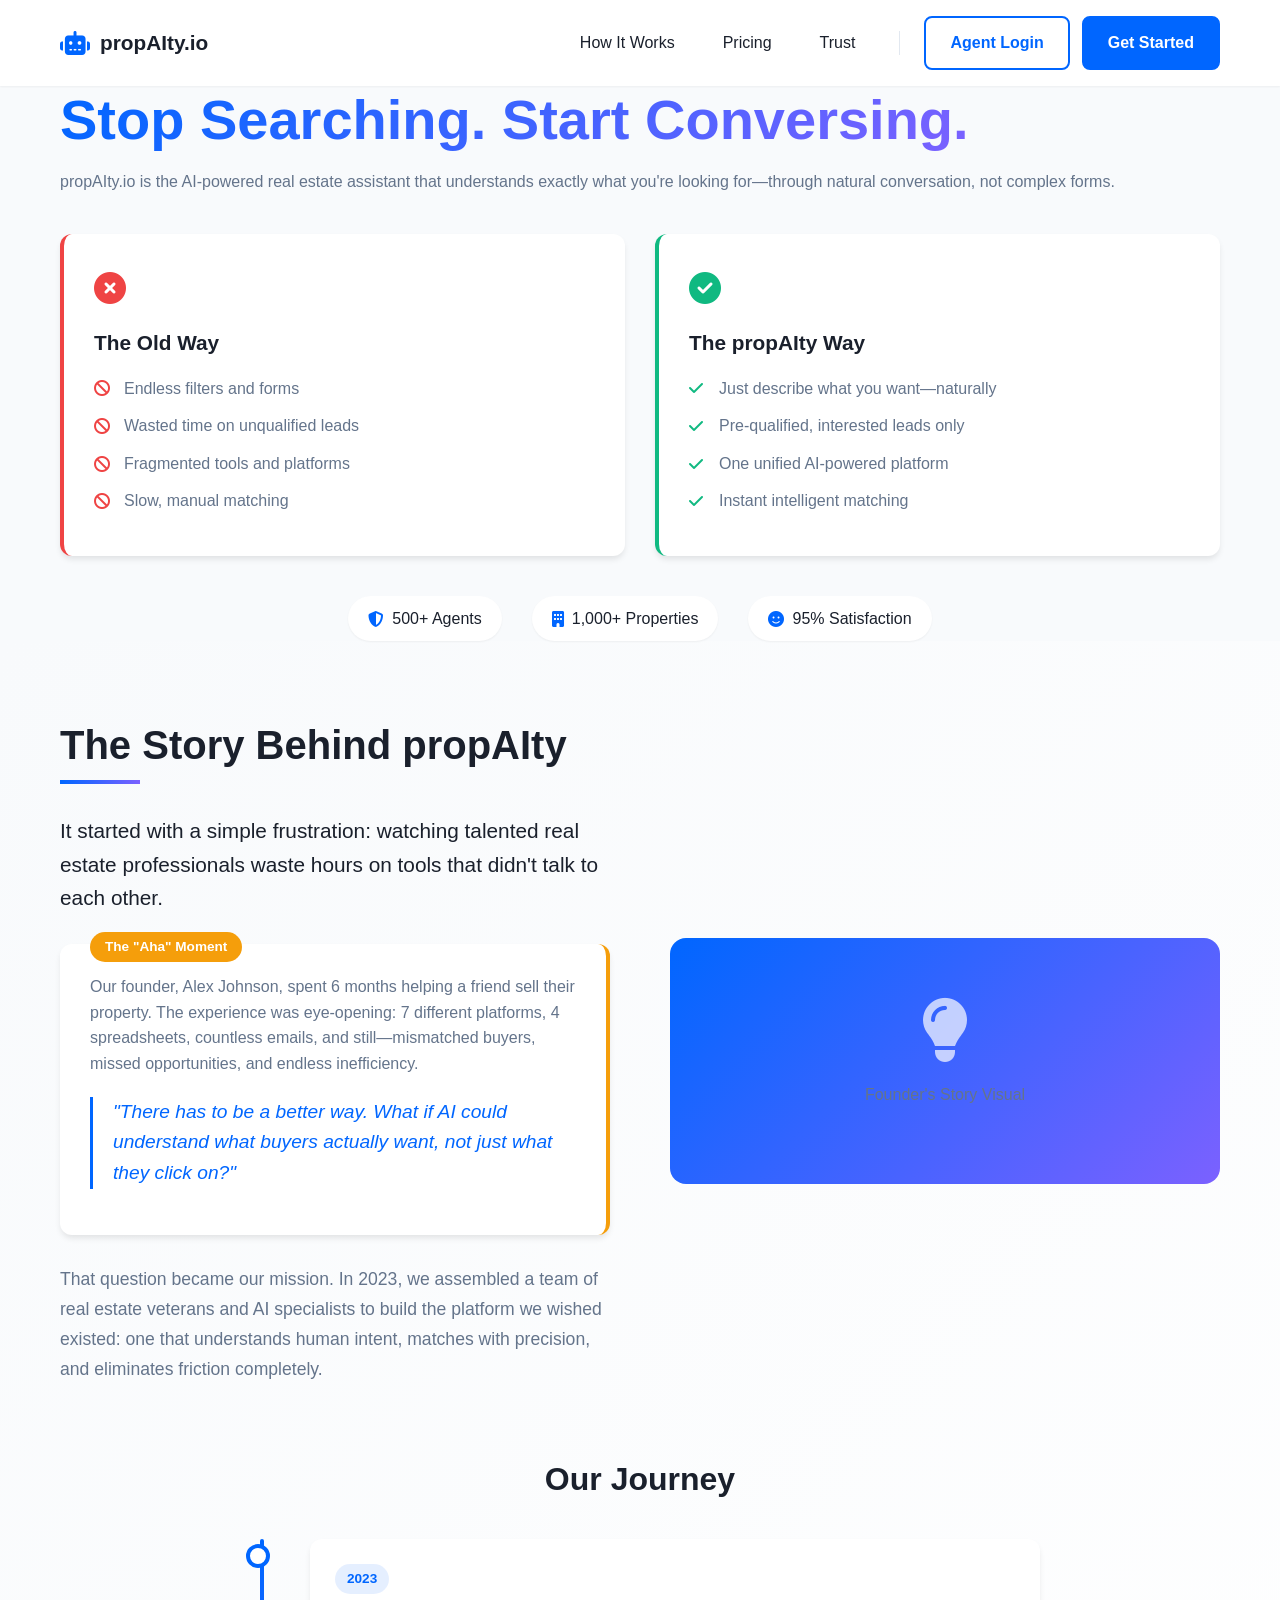
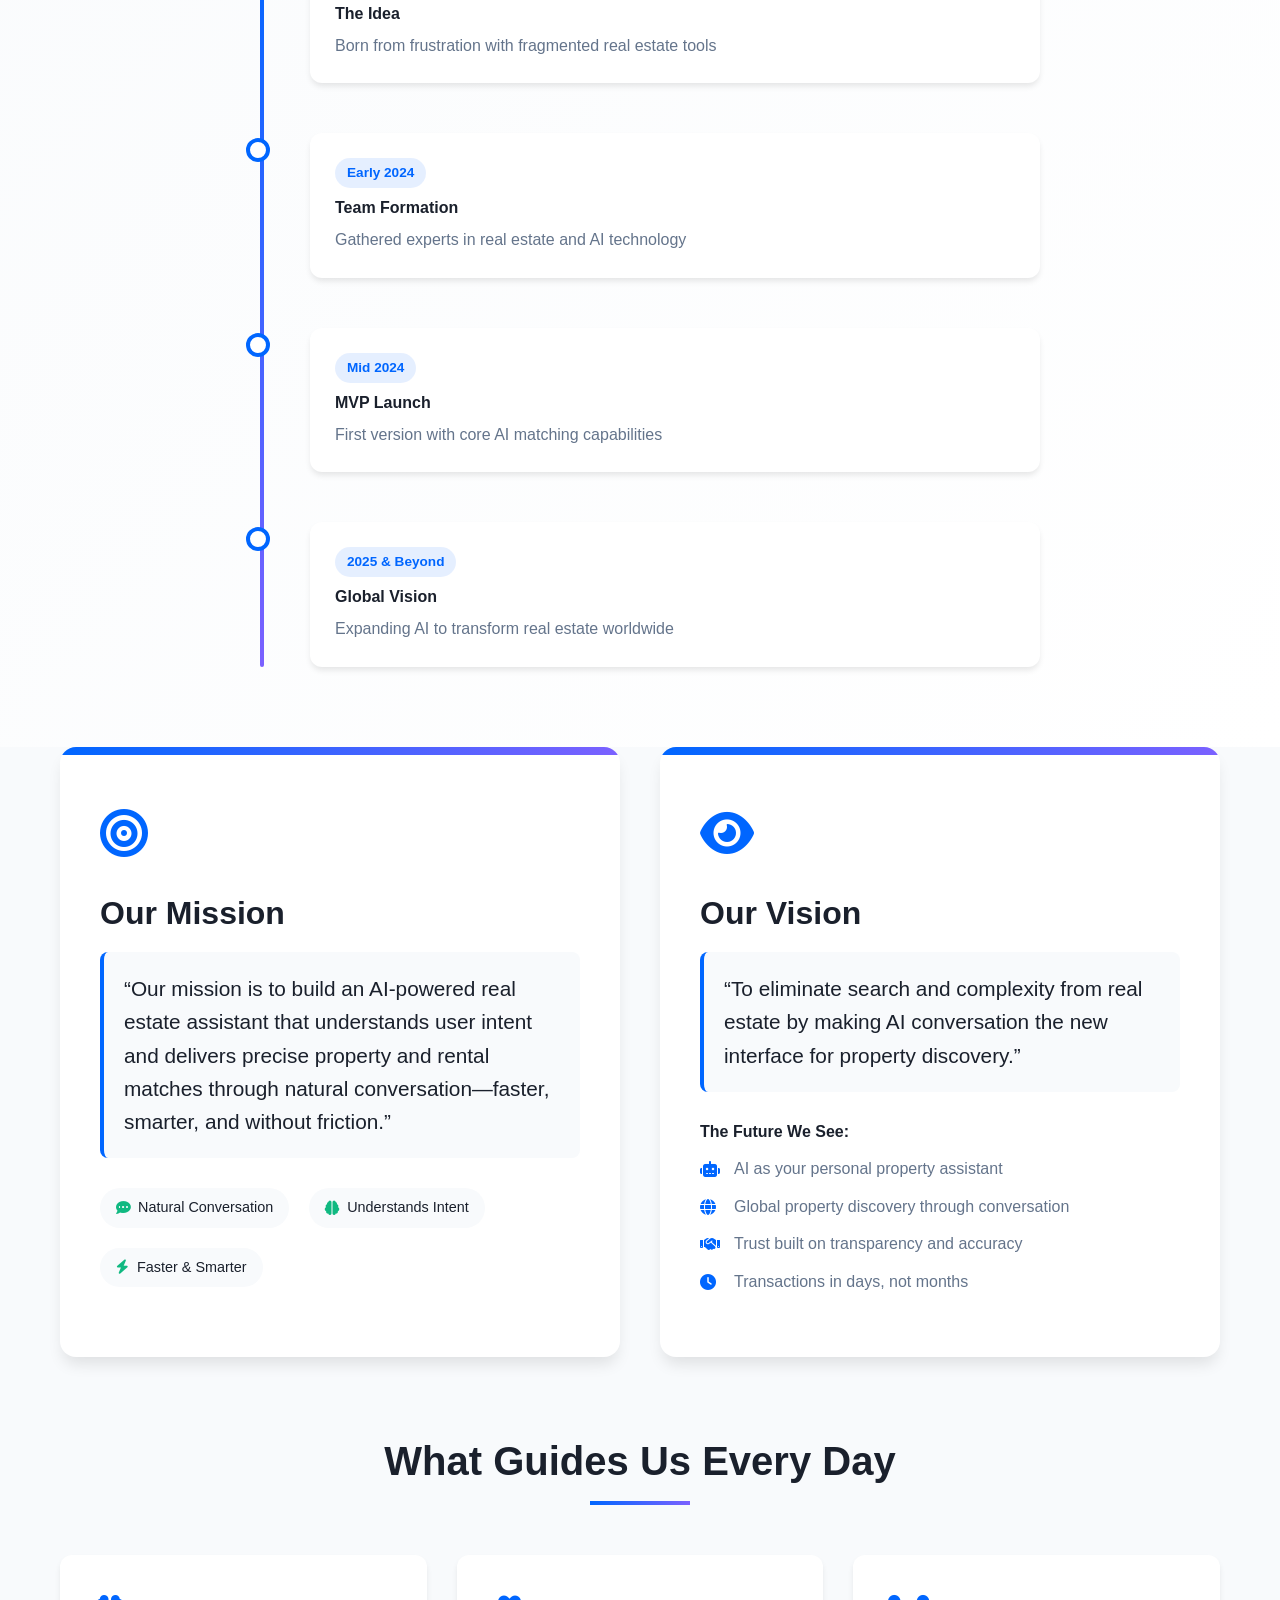
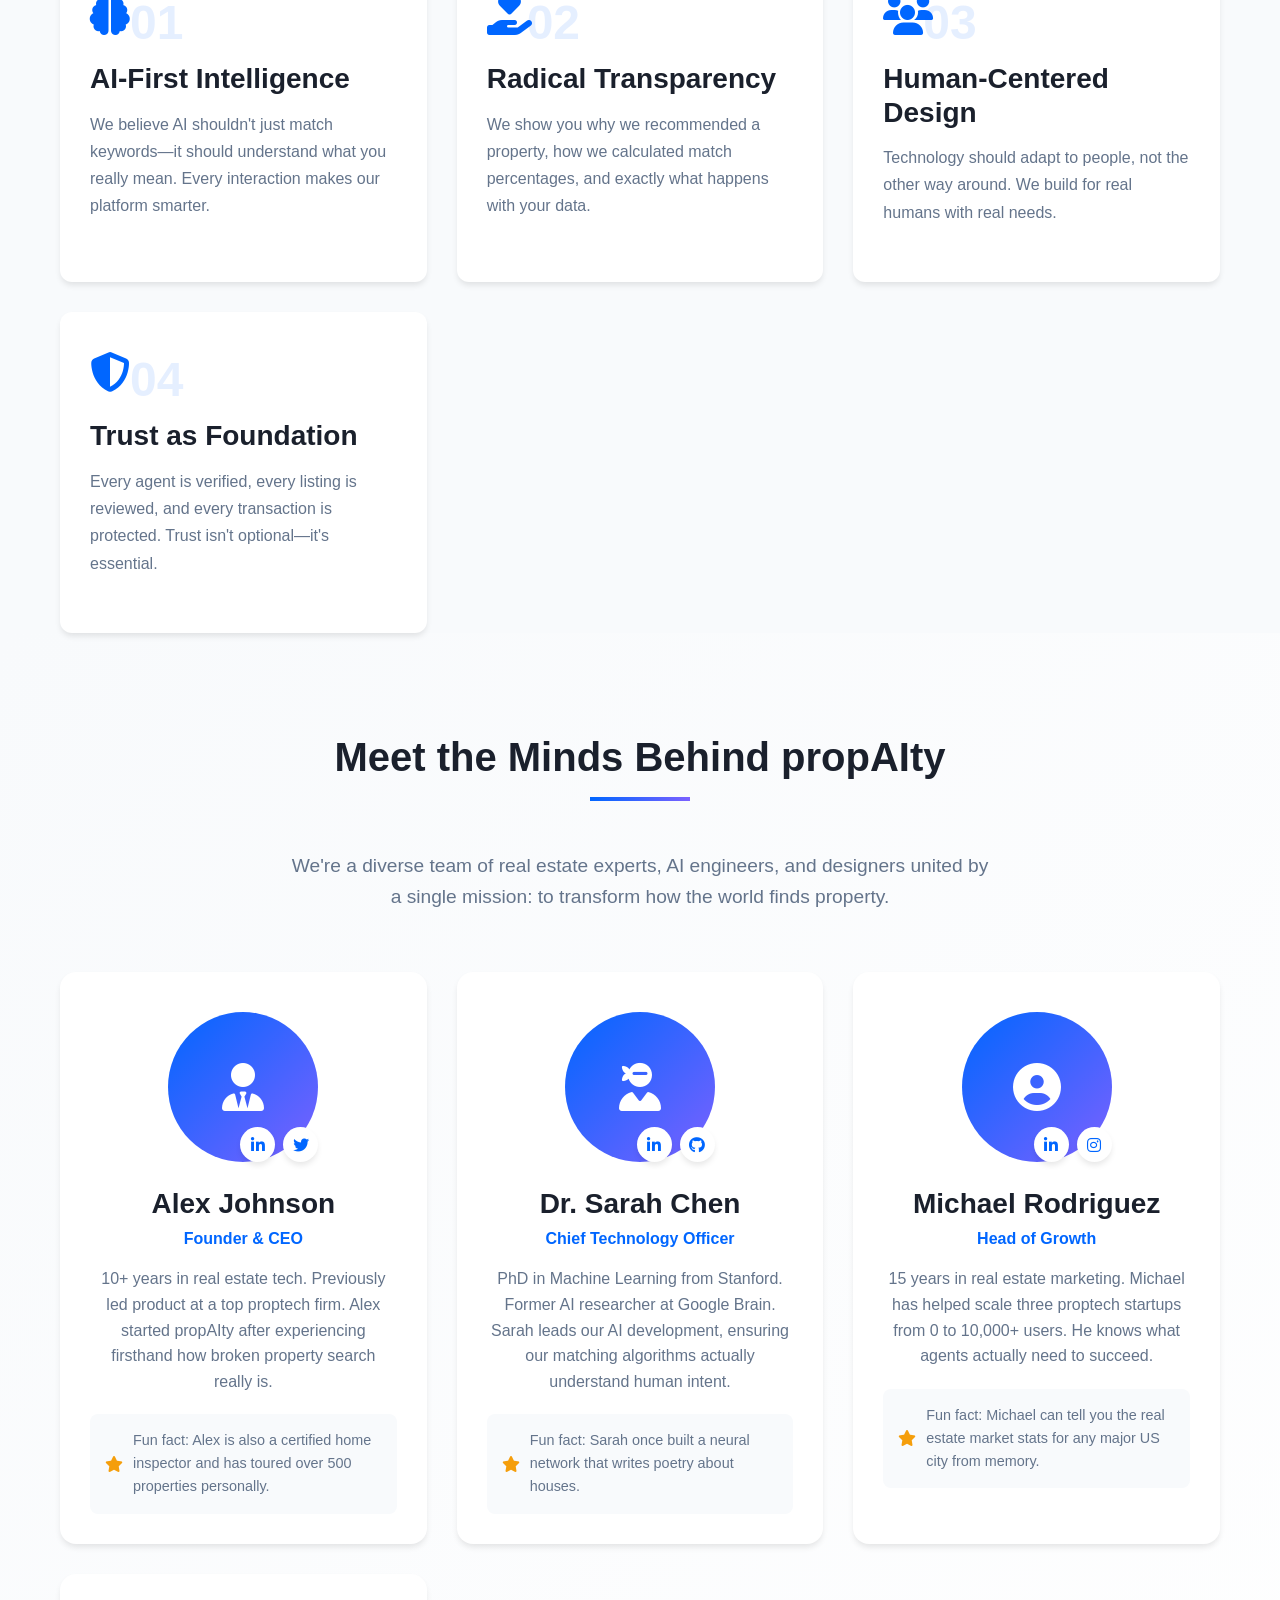
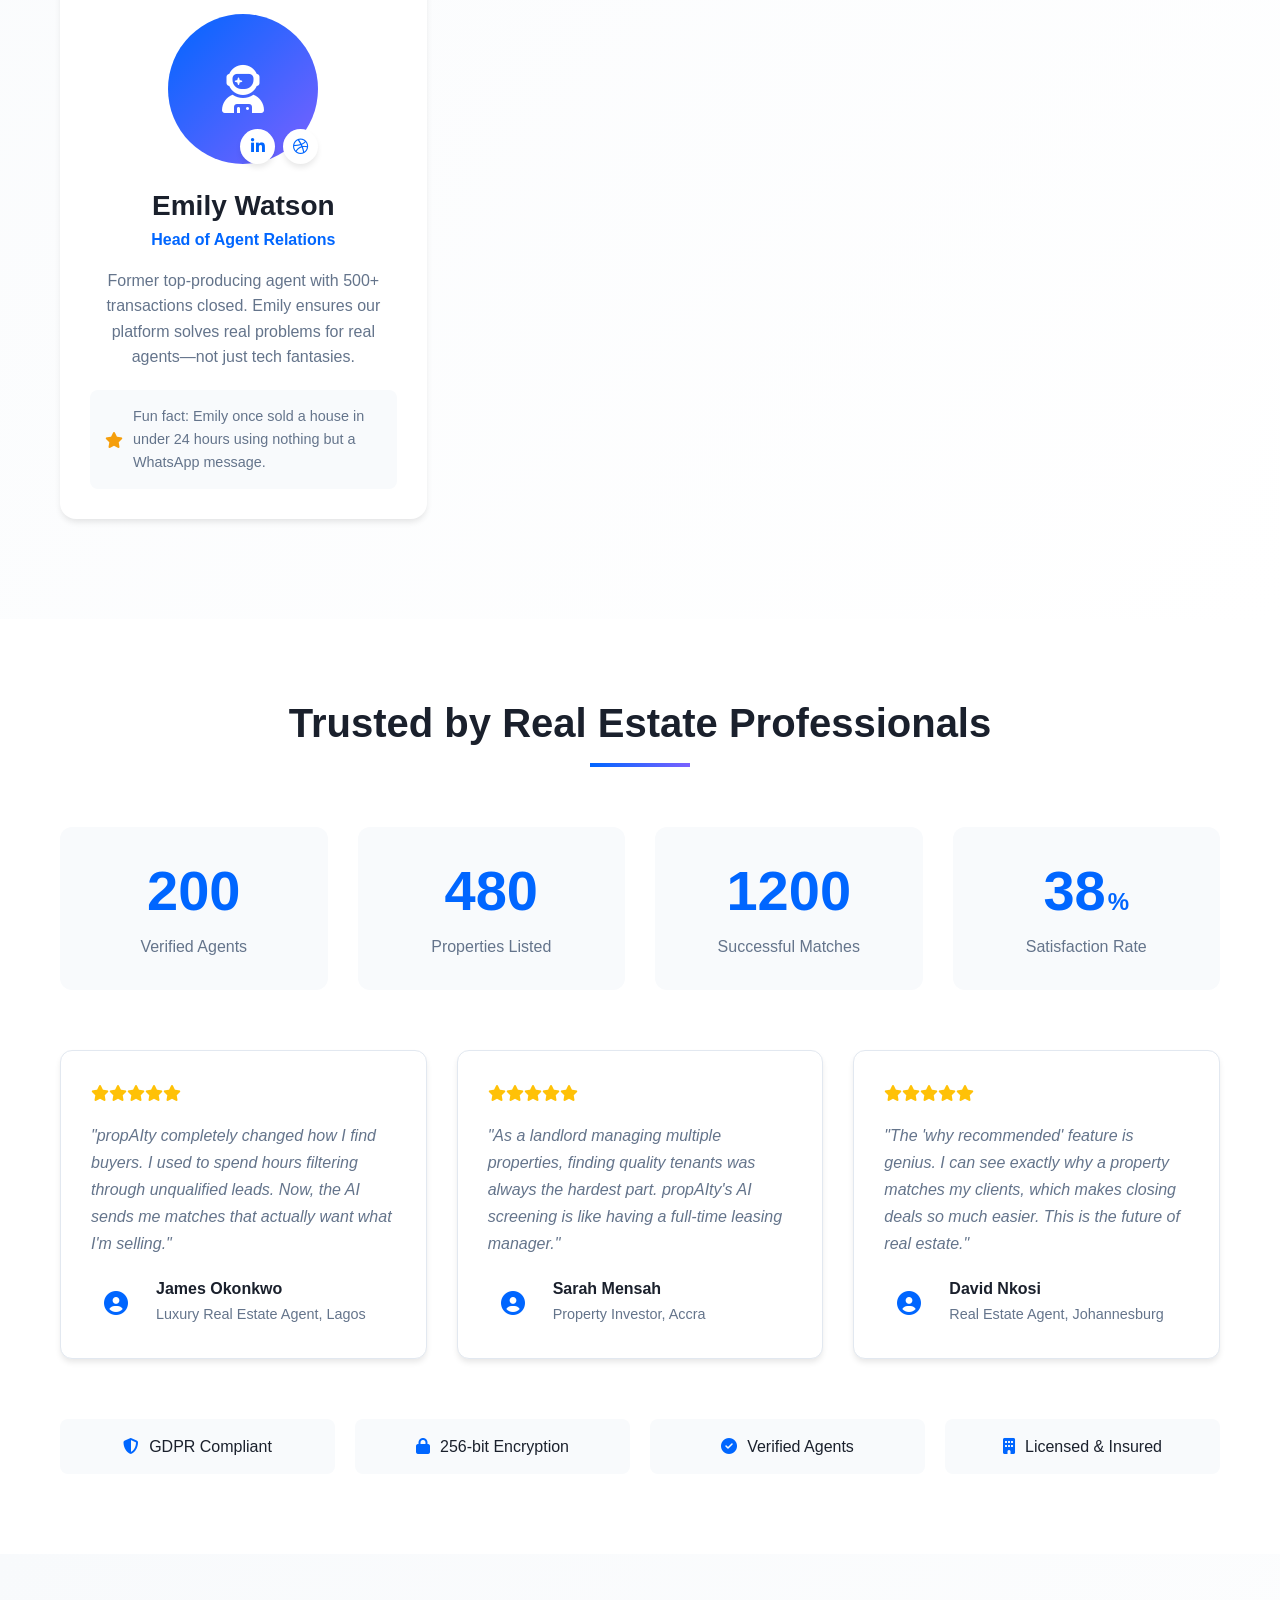
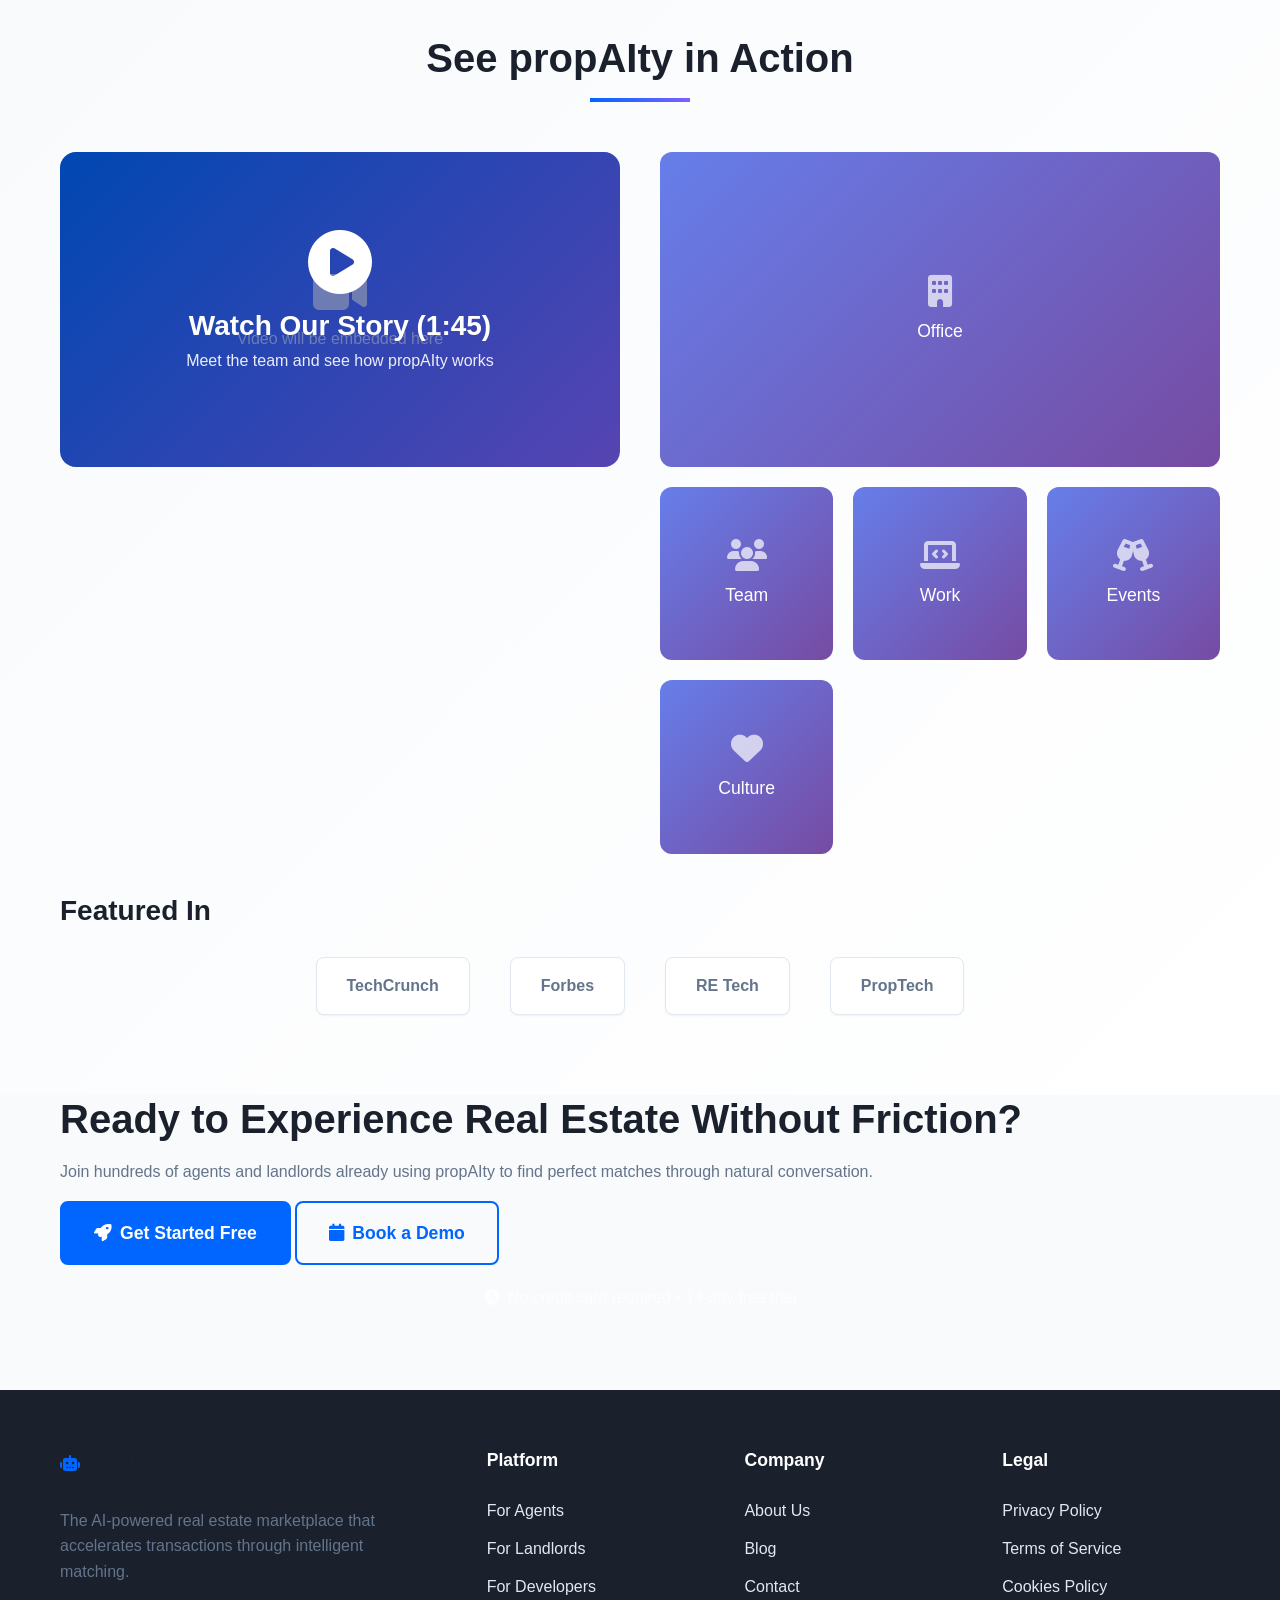
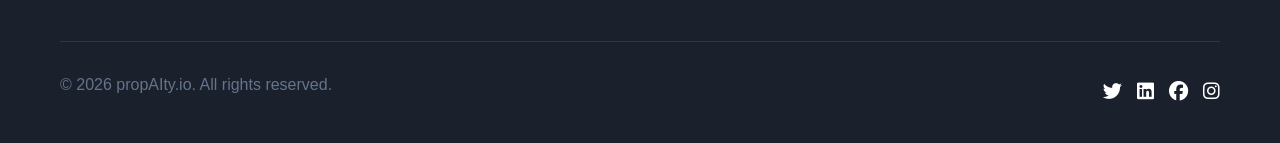
<file: about.html>
<!DOCTYPE html>
<html lang="en">
<head>
    <meta charset="UTF-8">
    <meta name="viewport" content="width=device-width, initial-scale=1.0">
    <title>About Us - propAIty.io</title>
    <link rel="stylesheet" href="css/main.css">
    <link rel="stylesheet" href="css/layout.css">
    <link rel="stylesheet" href="css/components.css">
    <link rel="stylesheet" href="https://cdnjs.cloudflare.com/ajax/libs/font-awesome/6.4.0/css/all.min.css">
    <link rel="preconnect" href="https://fonts.googleapis.com">
    <link rel="preconnect" href="https://fonts.gstatic.com" crossorigin>
    <link rel="icon" href="assets/logos/favicon.svg" type="image/svg+xml">
</head>
<body>
    <div id="navbar-container"></div>
    
    <main class="about-page">
        <!-- 1. The Headline & Value Proposition -->
        <section class="about-hero">
            <div class="container">
                <div class="about-hero-content">
                    <h1 class="gradient-text">Stop Searching. Start Conversing.</h1>
                    <p class="hero-subtitle">propAIty.io is the AI-powered real estate assistant that understands exactly what you're looking for—through natural conversation, not complex forms.</p>
                    
                    <div class="problem-solution">
                        <div class="problem-box">
                            <div class="box-icon">
                                <i class="fas fa-times-circle"></i>
                            </div>
                            <h3>The Old Way</h3>
                            <ul class="problem-list">
                                <li><i class="fas fa-ban"></i> Endless filters and forms</li>
                                <li><i class="fas fa-ban"></i> Wasted time on unqualified leads</li>
                                <li><i class="fas fa-ban"></i> Fragmented tools and platforms</li>
                                <li><i class="fas fa-ban"></i> Slow, manual matching</li>
                            </ul>
                        </div>
                        <div class="solution-box">
                            <div class="box-icon">
                                <i class="fas fa-check-circle"></i>
                            </div>
                            <h3>The propAIty Way</h3>
                            <ul class="solution-list">
                                <li><i class="fas fa-check"></i> Just describe what you want—naturally</li>
                                <li><i class="fas fa-check"></i> Pre-qualified, interested leads only</li>
                                <li><i class="fas fa-check"></i> One unified AI-powered platform</li>
                                <li><i class="fas fa-check"></i> Instant intelligent matching</li>
                            </ul>
                        </div>
                    </div>
                    
                    <div class="trust-badge">
                        <span class="badge-item"><i class="fas fa-shield-alt"></i> 500+ Agents</span>
                        <span class="badge-item"><i class="fas fa-building"></i> 1,000+ Properties</span>
                        <span class="badge-item"><i class="fas fa-smile"></i> 95% Satisfaction</span>
                    </div>
                </div>
            </div>
        </section>

        <!-- 2. Your Brand Story -->
        <section class="story-section">
            <div class="container">
                <div class="story-content">
                    <div class="story-text">
                        <h2 class="section-title-left">The Story Behind propAIty</h2>
                        <div class="story-block">
                            <p class="story-lead">It started with a simple frustration: watching talented real estate professionals waste hours on tools that didn't talk to each other.</p>
                            
                            <div class="aha-moment">
                                <span class="moment-badge">The "Aha" Moment</span>
                                <p>Our founder, Alex Johnson, spent 6 months helping a friend sell their property. The experience was eye-opening: 7 different platforms, 4 spreadsheets, countless emails, and still—mismatched buyers, missed opportunities, and endless inefficiency.</p>
                                <p class="moment-quote">"There has to be a better way. What if AI could understand what buyers actually want, not just what they click on?"</p>
                            </div>
                            
                            <p class="story-conclusion">That question became our mission. In 2023, we assembled a team of real estate veterans and AI specialists to build the platform we wished existed: one that understands human intent, matches with precision, and eliminates friction completely.</p>
                        </div>
                    </div>
                    <div class="story-image">
                        <!-- You'll replace this with actual founder/team photo -->
                        <div class="image-placeholder founder-placeholder">
                            <i class="fas fa-lightbulb"></i>
                            <p>Founder's Story Visual</p>
                        </div>
                    </div>
                </div>
                
                <!-- Visual Timeline -->
                <div class="timeline-container">
                    <h3 class="timeline-title">Our Journey</h3>
                    <div class="timeline">
                        <div class="timeline-item">
                            <div class="timeline-dot"></div>
                            <div class="timeline-content">
                                <span class="timeline-year">2023</span>
                                <h4>The Idea</h4>
                                <p>Born from frustration with fragmented real estate tools</p>
                            </div>
                        </div>
                        <div class="timeline-item">
                            <div class="timeline-dot"></div>
                            <div class="timeline-content">
                                <span class="timeline-year">Early 2024</span>
                                <h4>Team Formation</h4>
                                <p>Gathered experts in real estate and AI technology</p>
                            </div>
                        </div>
                        <div class="timeline-item">
                            <div class="timeline-dot"></div>
                            <div class="timeline-content">
                                <span class="timeline-year">Mid 2024</span>
                                <h4>MVP Launch</h4>
                                <p>First version with core AI matching capabilities</p>
                            </div>
                        </div>
                        <div class="timeline-item">
                            <div class="timeline-dot"></div>
                            <div class="timeline-content">
                                <span class="timeline-year">2025 & Beyond</span>
                                <h4>Global Vision</h4>
                                <p>Expanding AI to transform real estate worldwide</p>
                            </div>
                        </div>
                    </div>
                </div>
            </div>
        </section>

        <!-- 3. Mission, Vision, and Values -->
        <section class="mission-vision-section">
            <div class="container">
                <div class="mission-vision-grid">
                    <div class="mission-card">
                        <div class="card-icon">
                            <i class="fas fa-bullseye"></i>
                        </div>
                        <h2>Our Mission</h2>
                        <p class="mission-statement">“Our mission is to build an AI-powered real estate assistant that understands user intent and delivers precise property and rental matches through natural conversation—faster, smarter, and without friction.”</p>
                        <div class="mission-breakdown">
                            <div class="breakdown-item">
                                <i class="fas fa-comment-dots"></i>
                                <span>Natural Conversation</span>
                            </div>
                            <div class="breakdown-item">
                                <i class="fas fa-brain"></i>
                                <span>Understands Intent</span>
                            </div>
                            <div class="breakdown-item">
                                <i class="fas fa-bolt"></i>
                                <span>Faster & Smarter</span>
                            </div>
                        </div>
                    </div>
                    
                    <div class="vision-card">
                        <div class="card-icon">
                            <i class="fas fa-eye"></i>
                        </div>
                        <h2>Our Vision</h2>
                        <p class="vision-statement">“To eliminate search and complexity from real estate by making AI conversation the new interface for property discovery.”</p>
                        <div class="vision-future">
                            <h4>The Future We See:</h4>
                            <ul>
                                <li><i class="fas fa-robot"></i> AI as your personal property assistant</li>
                                <li><i class="fas fa-globe"></i> Global property discovery through conversation</li>
                                <li><i class="fas fa-handshake"></i> Trust built on transparency and accuracy</li>
                                <li><i class="fas fa-clock"></i> Transactions in days, not months</li>
                            </ul>
                        </div>
                    </div>
                </div>
                
                <!-- Core Values -->
                <div class="values-deep">
                    <h2 class="section-title-center">What Guides Us Every Day</h2>
                    <div class="values-grid-deep">
                        <div class="value-item">
                            <div class="value-icon-wrapper">
                                <i class="fas fa-brain"></i>
                                <span class="value-number">01</span>
                            </div>
                            <h3>AI-First Intelligence</h3>
                            <p>We believe AI shouldn't just match keywords—it should understand what you really mean. Every interaction makes our platform smarter.</p>
                        </div>
                        
                        <div class="value-item">
                            <div class="value-icon-wrapper">
                                <i class="fas fa-hand-holding-heart"></i>
                                <span class="value-number">02</span>
                            </div>
                            <h3>Radical Transparency</h3>
                            <p>We show you why we recommended a property, how we calculated match percentages, and exactly what happens with your data.</p>
                        </div>
                        
                        <div class="value-item">
                            <div class="value-icon-wrapper">
                                <i class="fas fa-users"></i>
                                <span class="value-number">03</span>
                            </div>
                            <h3>Human-Centered Design</h3>
                            <p>Technology should adapt to people, not the other way around. We build for real humans with real needs.</p>
                        </div>
                        
                        <div class="value-item">
                            <div class="value-icon-wrapper">
                                <i class="fas fa-shield-alt"></i>
                                <span class="value-number">04</span>
                            </div>
                            <h3>Trust as Foundation</h3>
                            <p>Every agent is verified, every listing is reviewed, and every transaction is protected. Trust isn't optional—it's essential.</p>
                        </div>
                    </div>
                </div>
            </div>
        </section>

        <!-- 4. The People Behind the Scenes -->
        <section class="team-deep-section">
            <div class="container">
                <h2 class="section-title-center">Meet the Minds Behind propAIty</h2>
                <p class="team-subtitle">We're a diverse team of real estate experts, AI engineers, and designers united by a single mission: to transform how the world finds property.</p>
                
                <div class="team-grid-deep">
                    <!-- Founder 1 -->
                    <div class="team-member-card">
                        <div class="member-photo">
                            <!-- Replace with actual photo -->
                            <div class="photo-placeholder">
                                <i class="fas fa-user-tie"></i>
                            </div>
                            <div class="member-social">
                                <a href="#"><i class="fab fa-linkedin-in"></i></a>
                                <a href="#"><i class="fab fa-twitter"></i></a>
                            </div>
                        </div>
                        <h3>Alex Johnson</h3>
                        <p class="member-title">Founder & CEO</p>
                        <p class="member-bio">10+ years in real estate tech. Previously led product at a top proptech firm. Alex started propAIty after experiencing firsthand how broken property search really is.</p>
                        <div class="fun-fact">
                            <i class="fas fa-star"></i>
                            <span>Fun fact: Alex is also a certified home inspector and has toured over 500 properties personally.</span>
                        </div>
                    </div>
                    
                    <!-- Founder 2 -->
                    <div class="team-member-card">
                        <div class="member-photo">
                            <!-- Replace with actual photo -->
                            <div class="photo-placeholder">
                                <i class="fas fa-user-ninja"></i>
                            </div>
                            <div class="member-social">
                                <a href="#"><i class="fab fa-linkedin-in"></i></a>
                                <a href="#"><i class="fab fa-github"></i></a>
                            </div>
                        </div>
                        <h3>Dr. Sarah Chen</h3>
                        <p class="member-title">Chief Technology Officer</p>
                        <p class="member-bio">PhD in Machine Learning from Stanford. Former AI researcher at Google Brain. Sarah leads our AI development, ensuring our matching algorithms actually understand human intent.</p>
                        <div class="fun-fact">
                            <i class="fas fa-star"></i>
                            <span>Fun fact: Sarah once built a neural network that writes poetry about houses.</span>
                        </div>
                    </div>
                    
                    <!-- Team Member 3 -->
                    <div class="team-member-card">
                        <div class="member-photo">
                            <!-- Replace with actual photo -->
                            <div class="photo-placeholder">
                                <i class="fas fa-user-circle"></i>
                            </div>
                            <div class="member-social">
                                <a href="#"><i class="fab fa-linkedin-in"></i></a>
                                <a href="#"><i class="fab fa-instagram"></i></a>
                            </div>
                        </div>
                        <h3>Michael Rodriguez</h3>
                        <p class="member-title">Head of Growth</p>
                        <p class="member-bio">15 years in real estate marketing. Michael has helped scale three proptech startups from 0 to 10,000+ users. He knows what agents actually need to succeed.</p>
                        <div class="fun-fact">
                            <i class="fas fa-star"></i>
                            <span>Fun fact: Michael can tell you the real estate market stats for any major US city from memory.</span>
                        </div>
                    </div>
                    
                    <!-- Team Member 4 -->
                    <div class="team-member-card">
                        <div class="member-photo">
                            <!-- Replace with actual photo -->
                            <div class="photo-placeholder">
                                <i class="fas fa-user-astronaut"></i>
                            </div>
                            <div class="member-social">
                                <a href="#"><i class="fab fa-linkedin-in"></i></a>
                                <a href="#"><i class="fab fa-dribbble"></i></a>
                            </div>
                        </div>
                        <h3>Emily Watson</h3>
                        <p class="member-title">Head of Agent Relations</p>
                        <p class="member-bio">Former top-producing agent with 500+ transactions closed. Emily ensures our platform solves real problems for real agents—not just tech fantasies.</p>
                        <div class="fun-fact">
                            <i class="fas fa-star"></i>
                            <span>Fun fact: Emily once sold a house in under 24 hours using nothing but a WhatsApp message.</span>
                        </div>
                    </div>
                </div>
            </div>
        </section>

        <!-- 5. Social Proof & Credibility -->
        <section class="social-proof-section">
            <div class="container">
                <h2 class="section-title-center">Trusted by Real Estate Professionals</h2>
                
                <!-- Stats Counter -->
                <div class="stats-counter-grid">
                    <div class="stat-counter-item">
                        <div class="counter-number" data-count="500">0</div>
                        <div class="counter-label">Verified Agents</div>
                    </div>
                    <div class="stat-counter-item">
                        <div class="counter-number" data-count="1200">0</div>
                        <div class="counter-label">Properties Listed</div>
                    </div>
                    <div class="stat-counter-item">
                        <div class="counter-number" data-count="3000">0</div>
                        <div class="counter-label">Successful Matches</div>
                    </div>
                    <div class="stat-counter-item">
                        <div class="counter-number" data-count="95">0<small>%</small></div>
                        <div class="counter-label">Satisfaction Rate</div>
                    </div>
                </div>
                
                <!-- Testimonials -->
                <div class="testimonials-grid">
                    <div class="testimonial-card">
                        <div class="testimonial-rating">
                            <i class="fas fa-star"></i><i class="fas fa-star"></i><i class="fas fa-star"></i><i class="fas fa-star"></i><i class="fas fa-star"></i>
                        </div>
                        <p class="testimonial-text">"propAIty completely changed how I find buyers. I used to spend hours filtering through unqualified leads. Now, the AI sends me matches that actually want what I'm selling."</p>
                        <div class="testimonial-author">
                            <div class="author-avatar">
                                <i class="fas fa-user-circle"></i>
                            </div>
                            <div class="author-info">
                                <h4>James Okonkwo</h4>
                                <p>Luxury Real Estate Agent, Lagos</p>
                            </div>
                        </div>
                    </div>
                    
                    <div class="testimonial-card">
                        <div class="testimonial-rating">
                            <i class="fas fa-star"></i><i class="fas fa-star"></i><i class="fas fa-star"></i><i class="fas fa-star"></i><i class="fas fa-star"></i>
                        </div>
                        <p class="testimonial-text">"As a landlord managing multiple properties, finding quality tenants was always the hardest part. propAIty's AI screening is like having a full-time leasing manager."</p>
                        <div class="testimonial-author">
                            <div class="author-avatar">
                                <i class="fas fa-user-circle"></i>
                            </div>
                            <div class="author-info">
                                <h4>Sarah Mensah</h4>
                                <p>Property Investor, Accra</p>
                            </div>
                        </div>
                    </div>
                    
                    <div class="testimonial-card">
                        <div class="testimonial-rating">
                            <i class="fas fa-star"></i><i class="fas fa-star"></i><i class="fas fa-star"></i><i class="fas fa-star"></i><i class="fas fa-star"></i>
                        </div>
                        <p class="testimonial-text">"The 'why recommended' feature is genius. I can see exactly why a property matches my clients, which makes closing deals so much easier. This is the future of real estate."</p>
                        <div class="testimonial-author">
                            <div class="author-avatar">
                                <i class="fas fa-user-circle"></i>
                            </div>
                            <div class="author-info">
                                <h4>David Nkosi</h4>
                                <p>Real Estate Agent, Johannesburg</p>
                            </div>
                        </div>
                    </div>
                </div>
                
                <!-- Trust Badges -->
                <div class="trust-badges-grid">
                    <div class="trust-badge-item">
                        <i class="fas fa-shield-alt"></i>
                        <span>GDPR Compliant</span>
                    </div>
                    <div class="trust-badge-item">
                        <i class="fas fa-lock"></i>
                        <span>256-bit Encryption</span>
                    </div>
                    <div class="trust-badge-item">
                        <i class="fas fa-check-circle"></i>
                        <span>Verified Agents</span>
                    </div>
                    <div class="trust-badge-item">
                        <i class="fas fa-building"></i>
                        <span>Licensed & Insured</span>
                    </div>
                </div>
            </div>
        </section>

        <!-- 6. Visuals and Multimedia (Placeholders for your media) -->
        <section class="media-section">
            <div class="container">
                <h2 class="section-title-center">See propAIty in Action</h2>
                
                <div class="media-grid">
                    <!-- Video Placeholder -->
                    <div class="video-placeholder">
                        <div class="video-overlay">
                            <i class="fas fa-play-circle"></i>
                            <h3>Watch Our Story (1:45)</h3>
                            <p>Meet the team and see how propAIty works</p>
                        </div>
                        <!-- You'll replace this with actual video embed -->
                        <div class="placeholder-content">
                            <i class="fas fa-video"></i>
                            <span>Video will be embedded here</span>
                        </div>
                    </div>
                    
                    <!-- Office/Culture Photos Grid -->
                    <div class="photo-grid">
                        <div class="photo-grid-item large">
                            <!-- Replace with actual office photo -->
                            <div class="photo-placeholder-grid">
                                <i class="fas fa-building"></i>
                                <span>Office</span>
                            </div>
                        </div>
                        <div class="photo-grid-item">
                            <!-- Replace with actual team photo -->
                            <div class="photo-placeholder-grid">
                                <i class="fas fa-users"></i>
                                <span>Team</span>
                            </div>
                        </div>
                        <div class="photo-grid-item">
                            <!-- Replace with actual work photo -->
                            <div class="photo-placeholder-grid">
                                <i class="fas fa-laptop-code"></i>
                                <span>Work</span>
                            </div>
                        </div>
                        <div class="photo-grid-item">
                            <!-- Replace with actual event photo -->
                            <div class="photo-placeholder-grid">
                                <i class="fas fa-champagne-glasses"></i>
                                <span>Events</span>
                            </div>
                        </div>
                        <div class="photo-grid-item">
                            <!-- Replace with actual culture photo -->
                            <div class="photo-placeholder-grid">
                                <i class="fas fa-heart"></i>
                                <span>Culture</span>
                            </div>
                        </div>
                    </div>
                </div>
                
                <!-- Podcast/Interview Links -->
                <div class="media-links">
                    <h3>Featured In</h3>
                    <div class="featured-logos">
                        <div class="featured-logo-placeholder">TechCrunch</div>
                        <div class="featured-logo-placeholder">Forbes</div>
                        <div class="featured-logo-placeholder">RE Tech</div>
                        <div class="featured-logo-placeholder">PropTech</div>
                    </div>
                </div>
            </div>
        </section>

        <!-- Final CTA -->
        <section class="about-cta">
            <div class="container">
                <div class="cta-content">
                    <h2>Ready to Experience Real Estate Without Friction?</h2>
                    <p>Join hundreds of agents and landlords already using propAIty to find perfect matches through natural conversation.</p>
                    <div class="cta-buttons">
                        <a href="signup.html" class="btn btn-primary btn-lg">
                            <i class="fas fa-rocket"></i> Get Started Free
                        </a>
                        <a href="contact.html" class="btn btn-outline btn-lg">
                            <i class="fas fa-calendar"></i> Book a Demo
                        </a>
                    </div>
                    <p class="cta-note"><i class="fas fa-clock"></i> No credit card required • 14-day free trial</p>
                </div>
            </div>
        </section>
    </main>
    
    <div id="footer-container"></div>
    
    <script src="js/main.js"></script>
    <script src="js/components/navbar.js"></script>
    <script src="js/components/footer.js"></script>
    <script src="js/about.js"></script>
</body>
</html>
</file>
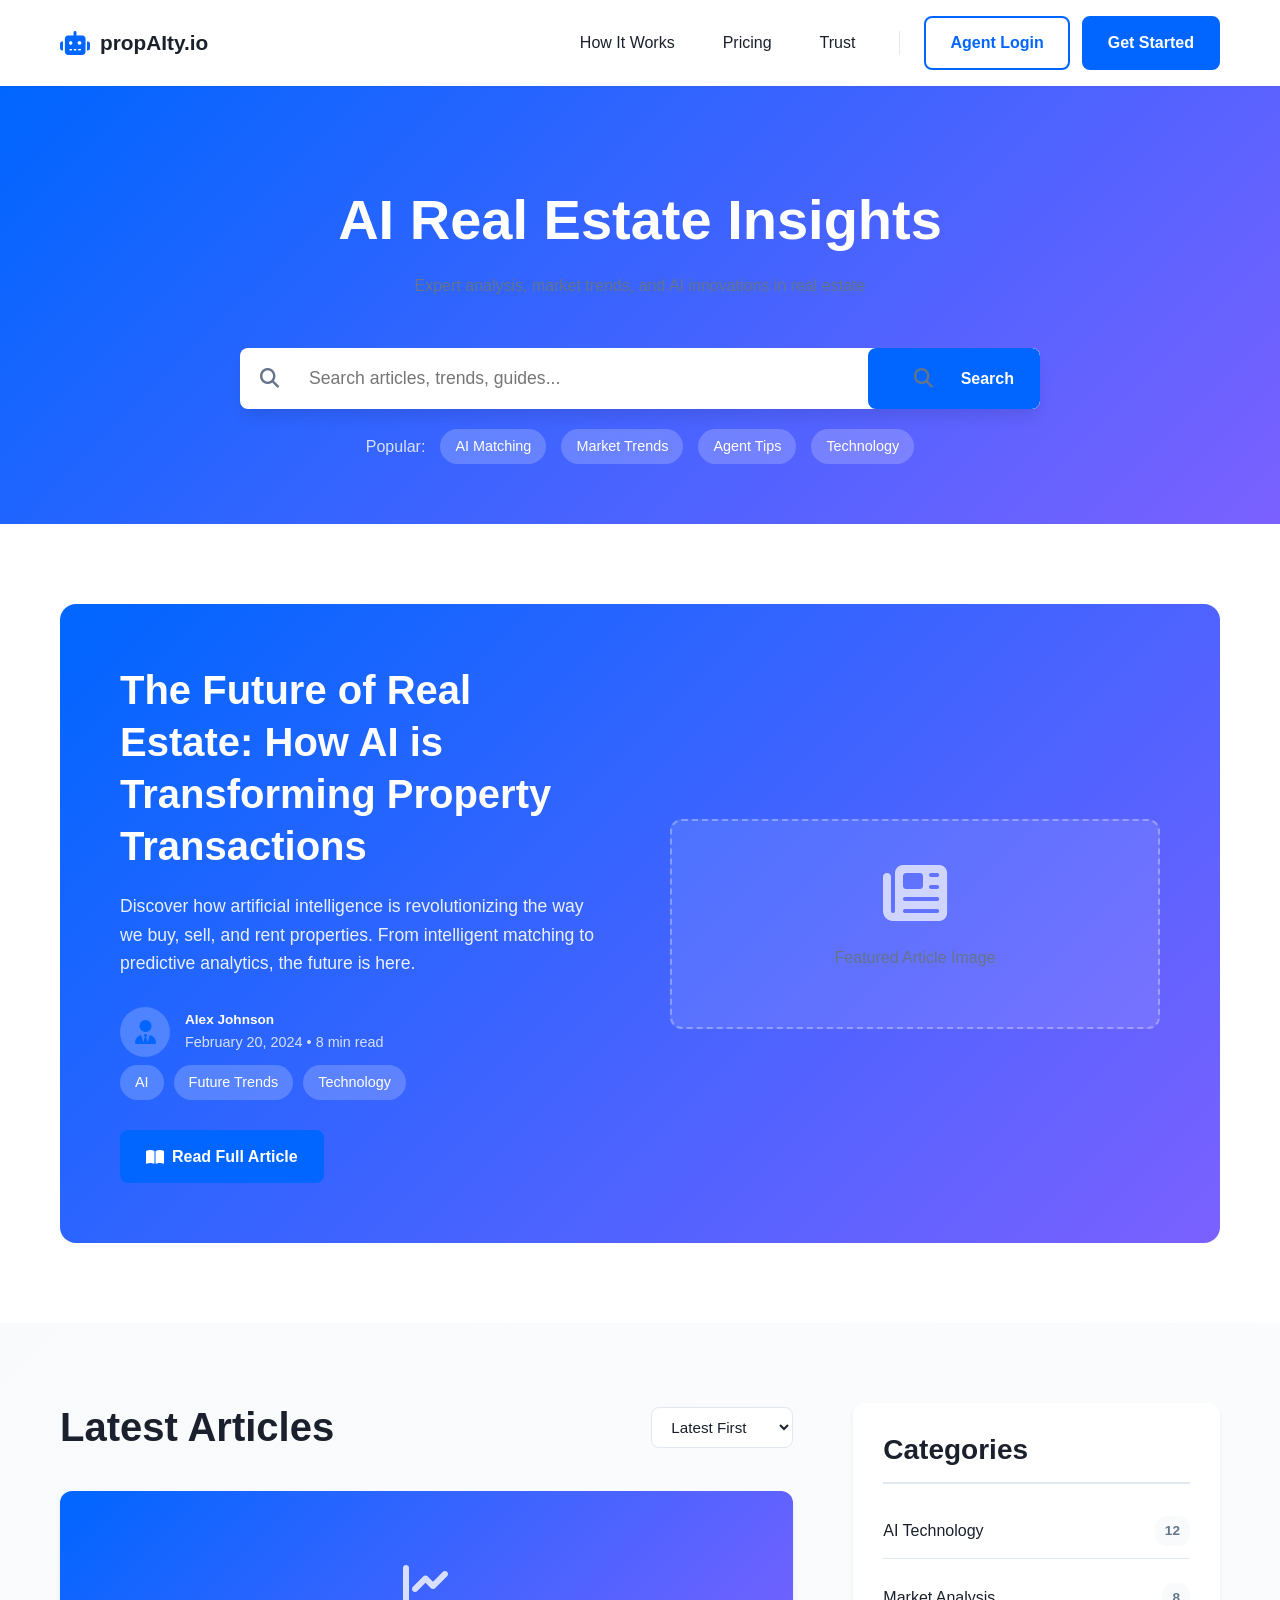
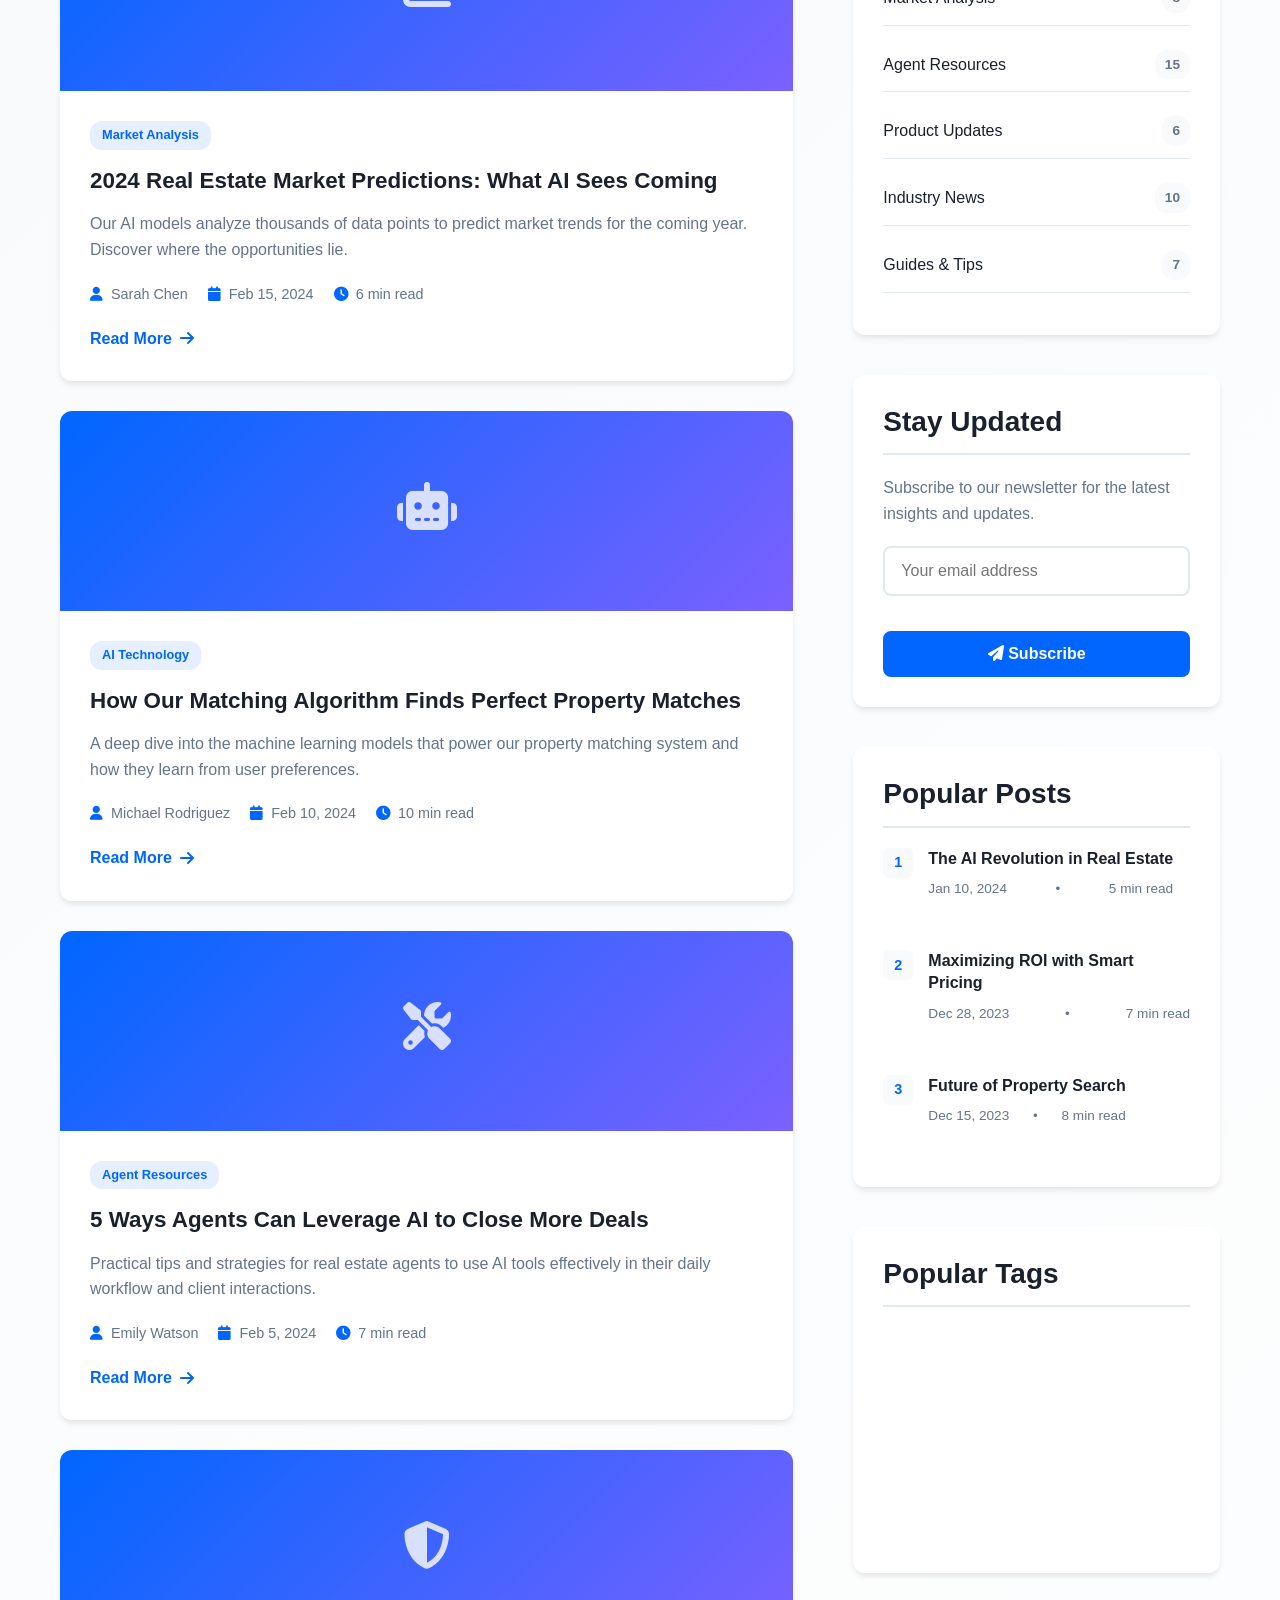
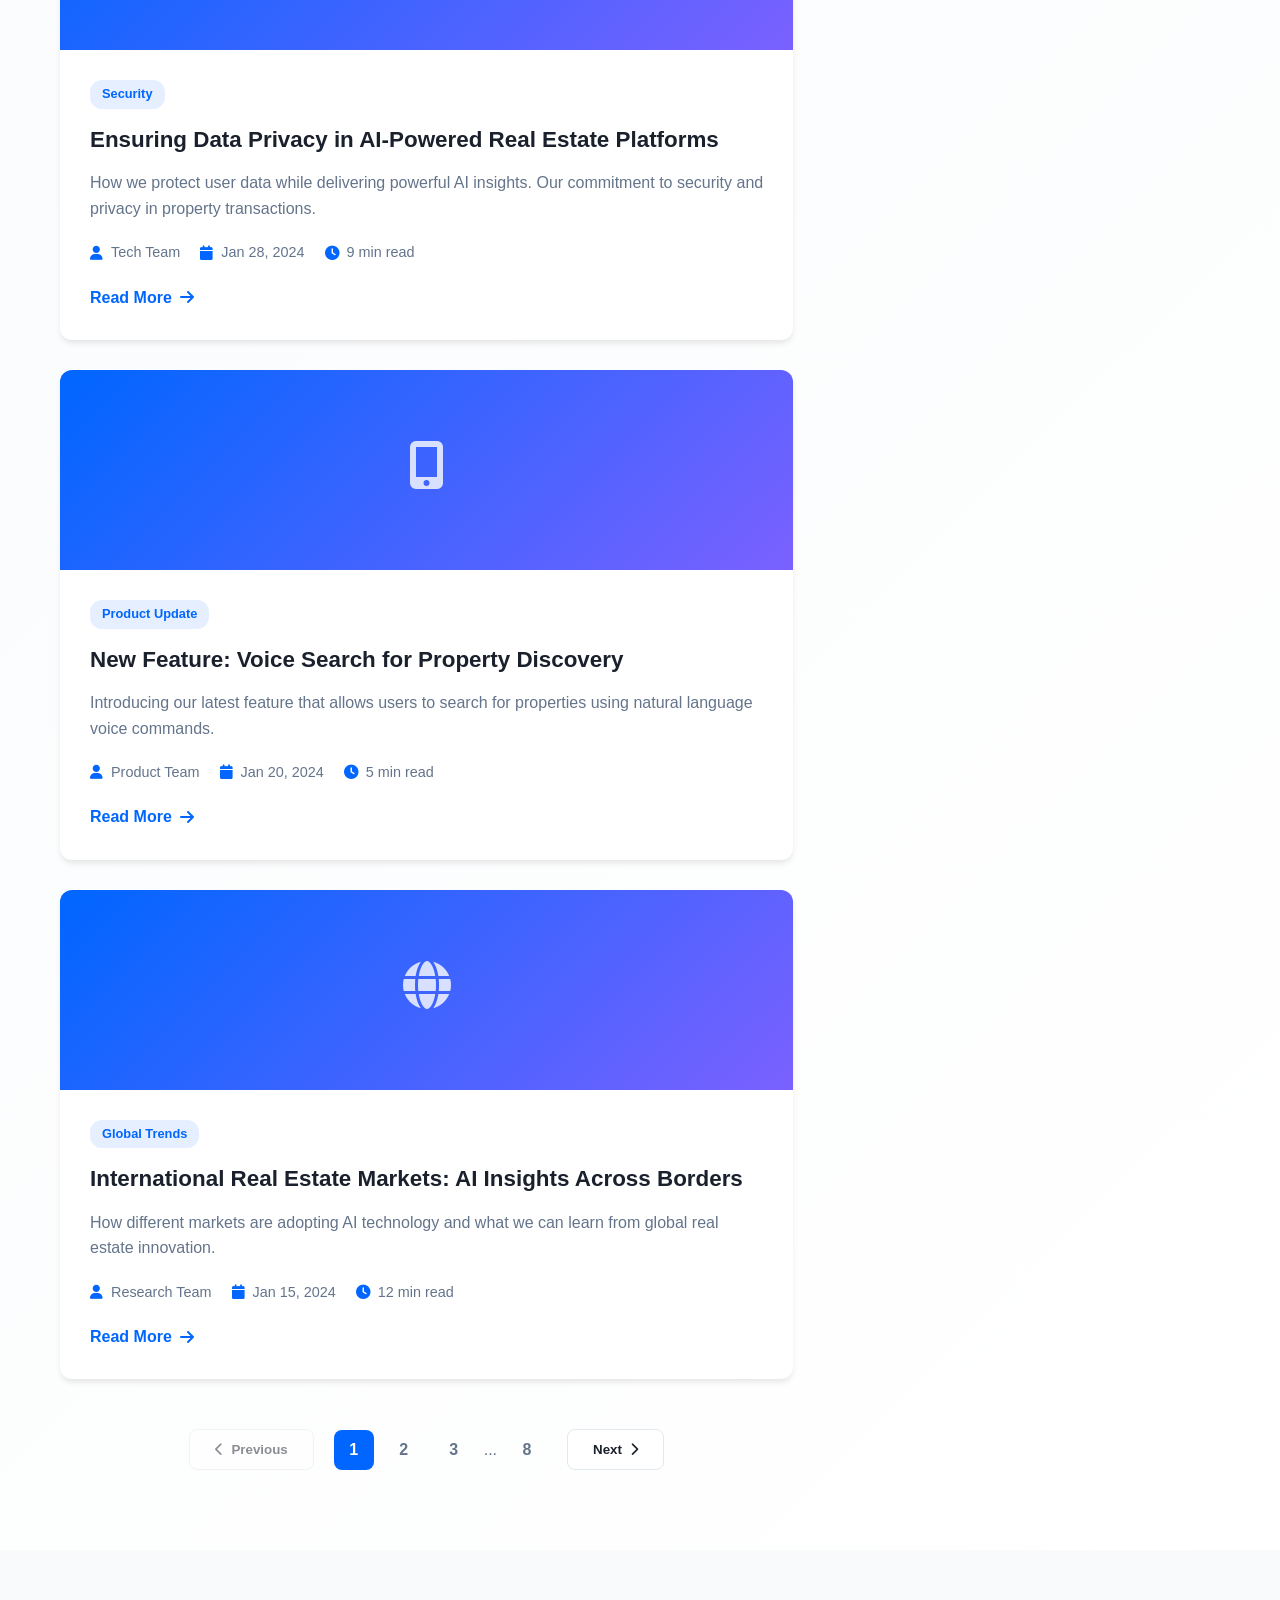
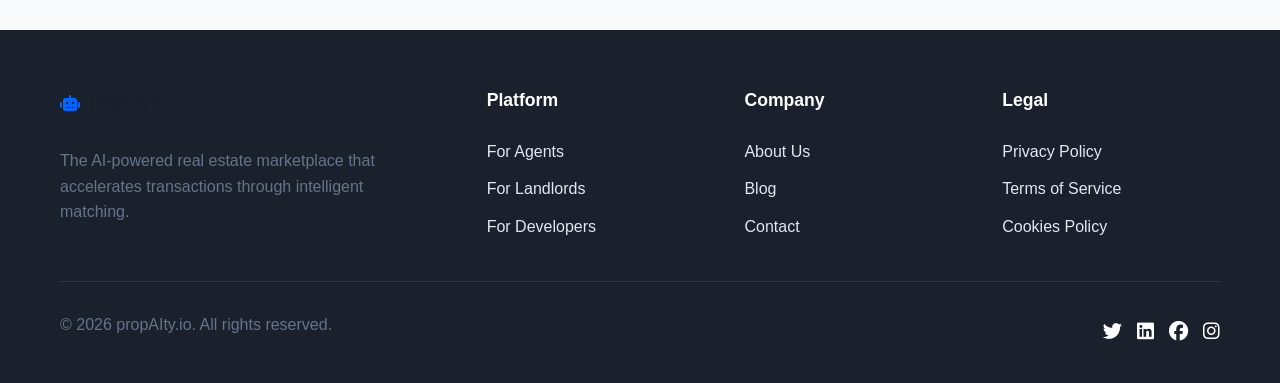
<file: blog.html>
<!DOCTYPE html>
<html lang="en">
<head>
    <meta charset="UTF-8">
    <meta name="viewport" content="width=device-width, initial-scale=1.0">
    <title>Blog - propAIty.io</title>
    <link rel="stylesheet" href="css/main.css">
    <link rel="stylesheet" href="css/layout.css">
    <link rel="stylesheet" href="css/components.css">
    <link rel="stylesheet" href="https://cdnjs.cloudflare.com/ajax/libs/font-awesome/6.4.0/css/all.min.css">
    <link rel="icon" href="assets/logos/favicon.svg" type="image/svg+xml">
</head>
<body>
    <div id="navbar-container"></div>
    
    <main class="blog-page">
        <!-- Blog Hero -->
        <section class="blog-hero">
            <div class="container">
                <div class="blog-hero-content">
                    <h1>AI Real Estate Insights</h1>
                    <p class="hero-subtitle">Expert analysis, market trends, and AI innovations in real estate</p>
                    
                    <div class="blog-search">
                        <div class="search-container">
                            <i class="fas fa-search"></i>
                            <input type="text" id="blogSearch" placeholder="Search articles, trends, guides...">
                            <button class="btn btn-primary">
                                <i class="fas fa-search"></i> Search
                            </button>
                        </div>
                        <div class="search-tags">
                            <span class="tag-label">Popular:</span>
                            <a href="#" class="tag">AI Matching</a>
                            <a href="#" class="tag">Market Trends</a>
                            <a href="#" class="tag">Agent Tips</a>
                            <a href="#" class="tag">Technology</a>
                        </div>
                    </div>
                </div>
            </div>
        </section>

        <!-- Featured Post -->
        <section class="featured-post">
            <div class="container">
                <div class="featured-content">
                    <div class="featured-text">
                        <span class="featured-badge">Featured</span>
                        <h2>The Future of Real Estate: How AI is Transforming Property Transactions</h2>
                        <p class="post-excerpt">Discover how artificial intelligence is revolutionizing the way we buy, sell, and rent properties. From intelligent matching to predictive analytics, the future is here.</p>
                        
                        <div class="post-meta">
                            <div class="author">
                                <div class="author-avatar">
                                    <i class="fas fa-user-tie"></i>
                                </div>
                                <div class="author-info">
                                    <span class="author-name">Alex Johnson</span>
                                    <span class="post-date">February 20, 2024 • 8 min read</span>
                                </div>
                            </div>
                            <div class="post-tags">
                                <span class="tag">AI</span>
                                <span class="tag">Future Trends</span>
                                <span class="tag">Technology</span>
                            </div>
                        </div>
                        
                        <a href="#" class="btn btn-primary">
                            <i class="fas fa-book-open"></i> Read Full Article
                        </a>
                    </div>
                    
                    <div class="featured-image">
                        <div class="image-placeholder">
                            <i class="fas fa-newspaper"></i>
                            <p>Featured Article Image</p>
                        </div>
                    </div>
                </div>
            </div>
        </section>

        <!-- Blog Content -->
        <section class="blog-content">
            <div class="container">
                <div class="blog-layout">
                    <!-- Main Articles -->
                    <div class="articles-section">
                        <div class="section-header">
                            <h2>Latest Articles</h2>
                            <div class="filter-options">
                                <select class="filter-select">
                                    <option value="latest">Latest First</option>
                                    <option value="popular">Most Popular</option>
                                    <option value="trending">Trending</option>
                                </select>
                            </div>
                        </div>
                        
                        <div class="articles-grid">
                            <!-- Article 1 -->
                            <article class="article-card">
                                <div class="article-image">
                                    <div class="image-placeholder">
                                        <i class="fas fa-chart-line"></i>
                                    </div>
                                </div>
                                <div class="article-content">
                                    <span class="category-badge">Market Analysis</span>
                                    <h3>2024 Real Estate Market Predictions: What AI Sees Coming</h3>
                                    <p class="article-excerpt">Our AI models analyze thousands of data points to predict market trends for the coming year. Discover where the opportunities lie.</p>
                                    
                                    <div class="article-meta">
                                        <div class="meta-item">
                                            <i class="fas fa-user"></i>
                                            <span>Sarah Chen</span>
                                        </div>
                                        <div class="meta-item">
                                            <i class="fas fa-calendar"></i>
                                            <span>Feb 15, 2024</span>
                                        </div>
                                        <div class="meta-item">
                                            <i class="fas fa-clock"></i>
                                            <span>6 min read</span>
                                        </div>
                                    </div>
                                    
                                    <a href="#" class="read-more">
                                        Read More <i class="fas fa-arrow-right"></i>
                                    </a>
                                </div>
                            </article>
                            
                            <!-- Article 2 -->
                            <article class="article-card">
                                <div class="article-image">
                                    <div class="image-placeholder">
                                        <i class="fas fa-robot"></i>
                                    </div>
                                </div>
                                <div class="article-content">
                                    <span class="category-badge">AI Technology</span>
                                    <h3>How Our Matching Algorithm Finds Perfect Property Matches</h3>
                                    <p class="article-excerpt">A deep dive into the machine learning models that power our property matching system and how they learn from user preferences.</p>
                                    
                                    <div class="article-meta">
                                        <div class="meta-item">
                                            <i class="fas fa-user"></i>
                                            <span>Michael Rodriguez</span>
                                        </div>
                                        <div class="meta-item">
                                            <i class="fas fa-calendar"></i>
                                            <span>Feb 10, 2024</span>
                                        </div>
                                        <div class="meta-item">
                                            <i class="fas fa-clock"></i>
                                            <span>10 min read</span>
                                        </div>
                                    </div>
                                    
                                    <a href="#" class="read-more">
                                        Read More <i class="fas fa-arrow-right"></i>
                                    </a>
                                </div>
                            </article>
                            
                            <!-- Article 3 -->
                            <article class="article-card">
                                <div class="article-image">
                                    <div class="image-placeholder">
                                        <i class="fas fa-tools"></i>
                                    </div>
                                </div>
                                <div class="article-content">
                                    <span class="category-badge">Agent Resources</span>
                                    <h3>5 Ways Agents Can Leverage AI to Close More Deals</h3>
                                    <p class="article-excerpt">Practical tips and strategies for real estate agents to use AI tools effectively in their daily workflow and client interactions.</p>
                                    
                                    <div class="article-meta">
                                        <div class="meta-item">
                                            <i class="fas fa-user"></i>
                                            <span>Emily Watson</span>
                                        </div>
                                        <div class="meta-item">
                                            <i class="fas fa-calendar"></i>
                                            <span>Feb 5, 2024</span>
                                        </div>
                                        <div class="meta-item">
                                            <i class="fas fa-clock"></i>
                                            <span>7 min read</span>
                                        </div>
                                    </div>
                                    
                                    <a href="#" class="read-more">
                                        Read More <i class="fas fa-arrow-right"></i>
                                    </a>
                                </div>
                            </article>
                            
                            <!-- Article 4 -->
                            <article class="article-card">
                                <div class="article-image">
                                    <div class="image-placeholder">
                                        <i class="fas fa-shield-alt"></i>
                                    </div>
                                </div>
                                <div class="article-content">
                                    <span class="category-badge">Security</span>
                                    <h3>Ensuring Data Privacy in AI-Powered Real Estate Platforms</h3>
                                    <p class="article-excerpt">How we protect user data while delivering powerful AI insights. Our commitment to security and privacy in property transactions.</p>
                                    
                                    <div class="article-meta">
                                        <div class="meta-item">
                                            <i class="fas fa-user"></i>
                                            <span>Tech Team</span>
                                        </div>
                                        <div class="meta-item">
                                            <i class="fas fa-calendar"></i>
                                            <span>Jan 28, 2024</span>
                                        </div>
                                        <div class="meta-item">
                                            <i class="fas fa-clock"></i>
                                            <span>9 min read</span>
                                        </div>
                                    </div>
                                    
                                    <a href="#" class="read-more">
                                        Read More <i class="fas fa-arrow-right"></i>
                                    </a>
                                </div>
                            </article>
                            
                            <!-- Article 5 -->
                            <article class="article-card">
                                <div class="article-image">
                                    <div class="image-placeholder">
                                        <i class="fas fa-mobile-alt"></i>
                                    </div>
                                </div>
                                <div class="article-content">
                                    <span class="category-badge">Product Update</span>
                                    <h3>New Feature: Voice Search for Property Discovery</h3>
                                    <p class="article-excerpt">Introducing our latest feature that allows users to search for properties using natural language voice commands.</p>
                                    
                                    <div class="article-meta">
                                        <div class="meta-item">
                                            <i class="fas fa-user"></i>
                                            <span>Product Team</span>
                                        </div>
                                        <div class="meta-item">
                                            <i class="fas fa-calendar"></i>
                                            <span>Jan 20, 2024</span>
                                        </div>
                                        <div class="meta-item">
                                            <i class="fas fa-clock"></i>
                                            <span>5 min read</span>
                                        </div>
                                    </div>
                                    
                                    <a href="#" class="read-more">
                                        Read More <i class="fas fa-arrow-right"></i>
                                    </a>
                                </div>
                            </article>
                            
                            <!-- Article 6 -->
                            <article class="article-card">
                                <div class="article-image">
                                    <div class="image-placeholder">
                                        <i class="fas fa-globe"></i>
                                    </div>
                                </div>
                                <div class="article-content">
                                    <span class="category-badge">Global Trends</span>
                                    <h3>International Real Estate Markets: AI Insights Across Borders</h3>
                                    <p class="article-excerpt">How different markets are adopting AI technology and what we can learn from global real estate innovation.</p>
                                    
                                    <div class="article-meta">
                                        <div class="meta-item">
                                            <i class="fas fa-user"></i>
                                            <span>Research Team</span>
                                        </div>
                                        <div class="meta-item">
                                            <i class="fas fa-calendar"></i>
                                            <span>Jan 15, 2024</span>
                                        </div>
                                        <div class="meta-item">
                                            <i class="fas fa-clock"></i>
                                            <span>12 min read</span>
                                        </div>
                                    </div>
                                    
                                    <a href="#" class="read-more">
                                        Read More <i class="fas fa-arrow-right"></i>
                                    </a>
                                </div>
                            </article>
                        </div>
                        
                        <!-- Pagination -->
                        <div class="pagination">
                            <button class="pagination-btn disabled">
                                <i class="fas fa-chevron-left"></i> Previous
                            </button>
                            <div class="page-numbers">
                                <span class="page-number active">1</span>
                                <span class="page-number">2</span>
                                <span class="page-number">3</span>
                                <span class="page-dots">...</span>
                                <span class="page-number">8</span>
                            </div>
                            <button class="pagination-btn">
                                Next <i class="fas fa-chevron-right"></i>
                            </button>
                        </div>
                    </div>
                    
                    <!-- Sidebar -->
                    <aside class="blog-sidebar">
                        <!-- Categories -->
                        <div class="sidebar-widget">
                            <h3>Categories</h3>
                            <ul class="category-list">
                                <li>
                                    <a href="#">
                                        <span class="category-name">AI Technology</span>
                                        <span class="category-count">12</span>
                                    </a>
                                </li>
                                <li>
                                    <a href="#">
                                        <span class="category-name">Market Analysis</span>
                                        <span class="category-count">8</span>
                                    </a>
                                </li>
                                <li>
                                    <a href="#">
                                        <span class="category-name">Agent Resources</span>
                                        <span class="category-count">15</span>
                                    </a>
                                </li>
                                <li>
                                    <a href="#">
                                        <span class="category-name">Product Updates</span>
                                        <span class="category-count">6</span>
                                    </a>
                                </li>
                                <li>
                                    <a href="#">
                                        <span class="category-name">Industry News</span>
                                        <span class="category-count">10</span>
                                    </a>
                                </li>
                                <li>
                                    <a href="#">
                                        <span class="category-name">Guides & Tips</span>
                                        <span class="category-count">7</span>
                                    </a>
                                </li>
                            </ul>
                        </div>
                        
                        <!-- Newsletter -->
                        <div class="sidebar-widget newsletter-widget">
                            <h3>Stay Updated</h3>
                            <p>Subscribe to our newsletter for the latest insights and updates.</p>
                            <form class="newsletter-form">
                                <input type="email" placeholder="Your email address" class="form-input">
                                <button type="submit" class="btn btn-primary btn-block">
                                    <i class="fas fa-paper-plane"></i> Subscribe
                                </button>
                            </form>
                        </div>
                        
                        <!-- Popular Posts -->
                        <div class="sidebar-widget">
                            <h3>Popular Posts</h3>
                            <div class="popular-posts">
                                <div class="popular-post">
                                    <div class="post-number">1</div>
                                    <div class="post-content">
                                        <h4>The AI Revolution in Real Estate</h4>
                                        <div class="post-meta">
                                            <span>Jan 10, 2024</span>
                                            <span>•</span>
                                            <span>5 min read</span>
                                        </div>
                                    </div>
                                </div>
                                <div class="popular-post">
                                    <div class="post-number">2</div>
                                    <div class="post-content">
                                        <h4>Maximizing ROI with Smart Pricing</h4>
                                        <div class="post-meta">
                                            <span>Dec 28, 2023</span>
                                            <span>•</span>
                                            <span>7 min read</span>
                                        </div>
                                    </div>
                                </div>
                                <div class="popular-post">
                                    <div class="post-number">3</div>
                                    <div class="post-content">
                                        <h4>Future of Property Search</h4>
                                        <div class="post-meta">
                                            <span>Dec 15, 2023</span>
                                            <span>•</span>
                                            <span>8 min read</span>
                                        </div>
                                    </div>
                                </div>
                            </div>
                        </div>
                        
                        <!-- Tags -->
                        <div class="sidebar-widget">
                            <h3>Popular Tags</h3>
                            <div class="tag-cloud">
                                <a href="#" class="tag">AI</a>
                                <a href="#" class="tag">Real Estate</a>
                                <a href="#" class="tag">Technology</a>
                                <a href="#" class="tag">Market Trends</a>
                                <a href="#" class="tag">Property</a>
                                <a href="#" class="tag">Innovation</a>
                                <a href="#" class="tag">Digital Transformation</a>
                                <a href="#" class="tag">Smart Homes</a>
                                <a href="#" class="tag">Investment</a>
                                <a href="#" class="tag">Future</a>
                            </div>
                        </div>
                    </aside>
                </div>
            </div>
        </section>
    </main>
    
    <div id="footer-container"></div>
    
    <script src="js/main.js"></script>
    <script src="js/components/navbar.js"></script>
    <script src="js/components/footer.js"></script>
    <script src="js/blog.js"></script>
</body>
</html>
</file>
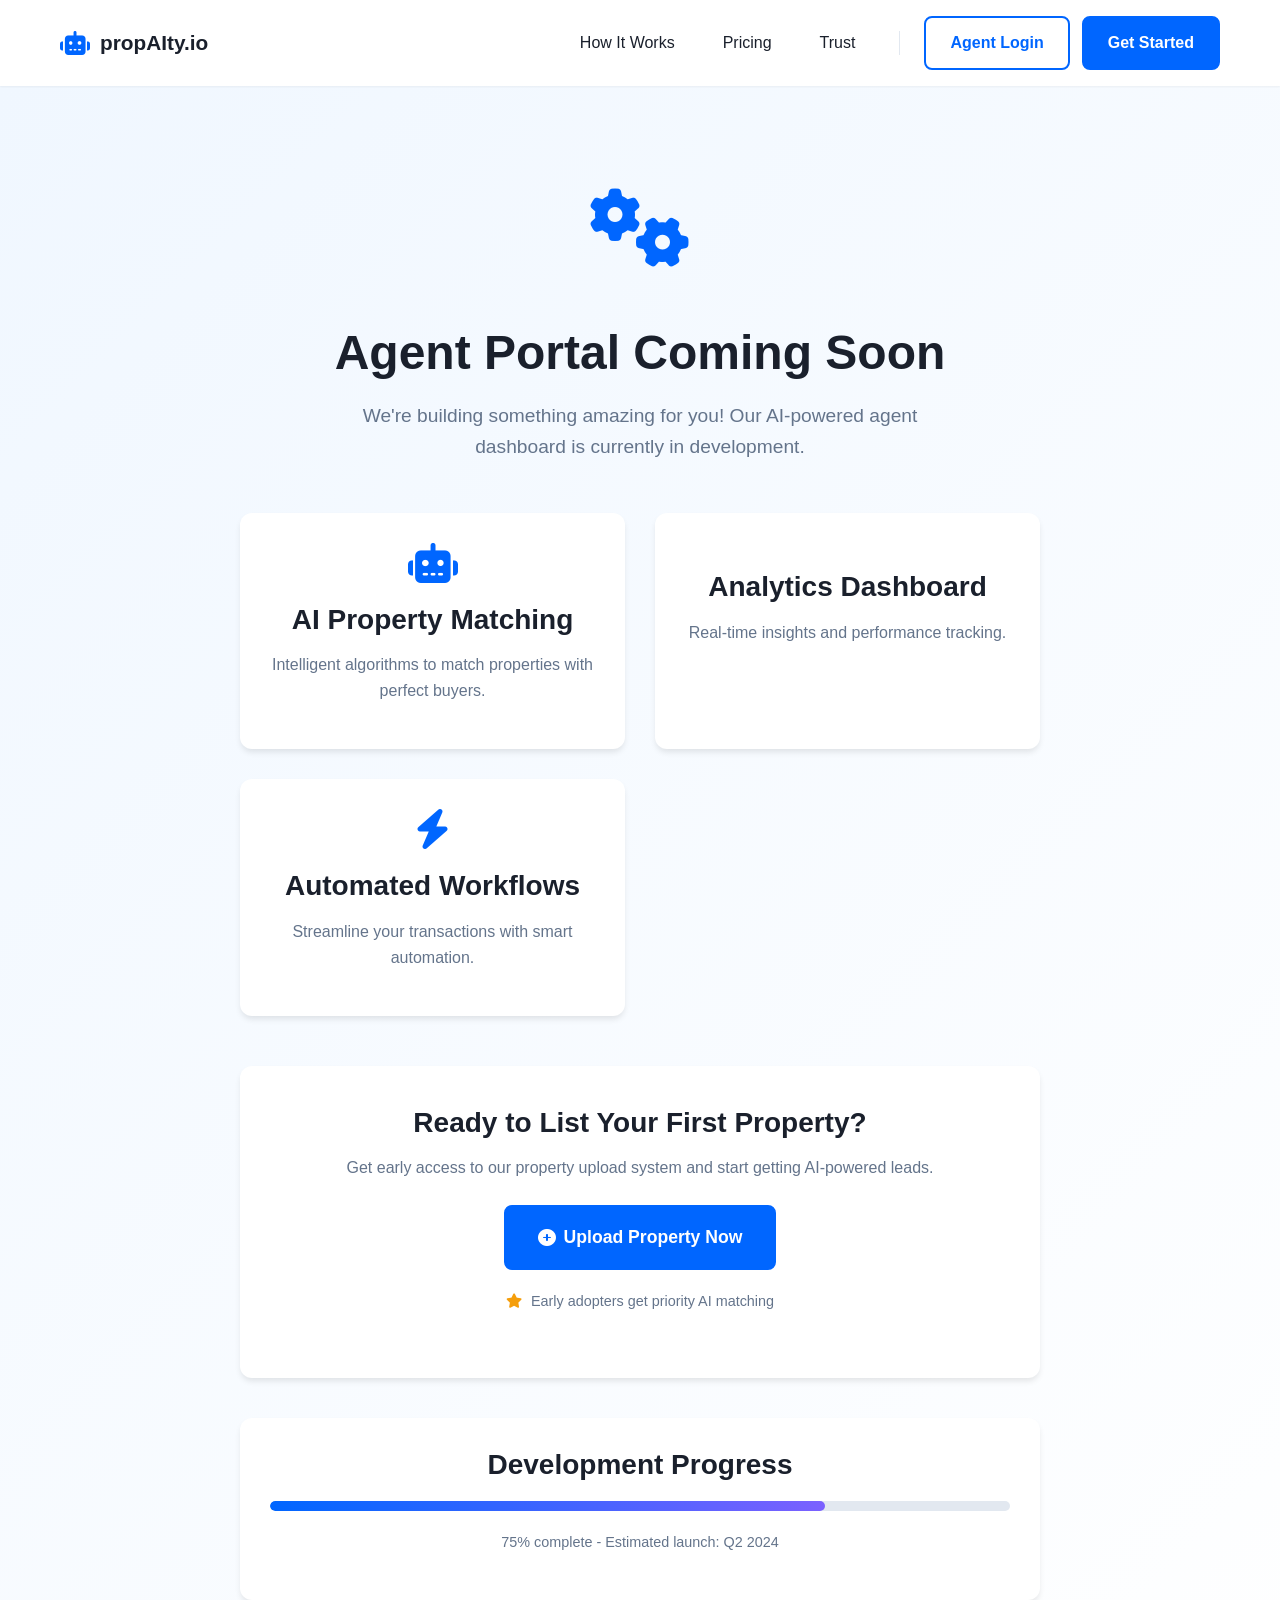
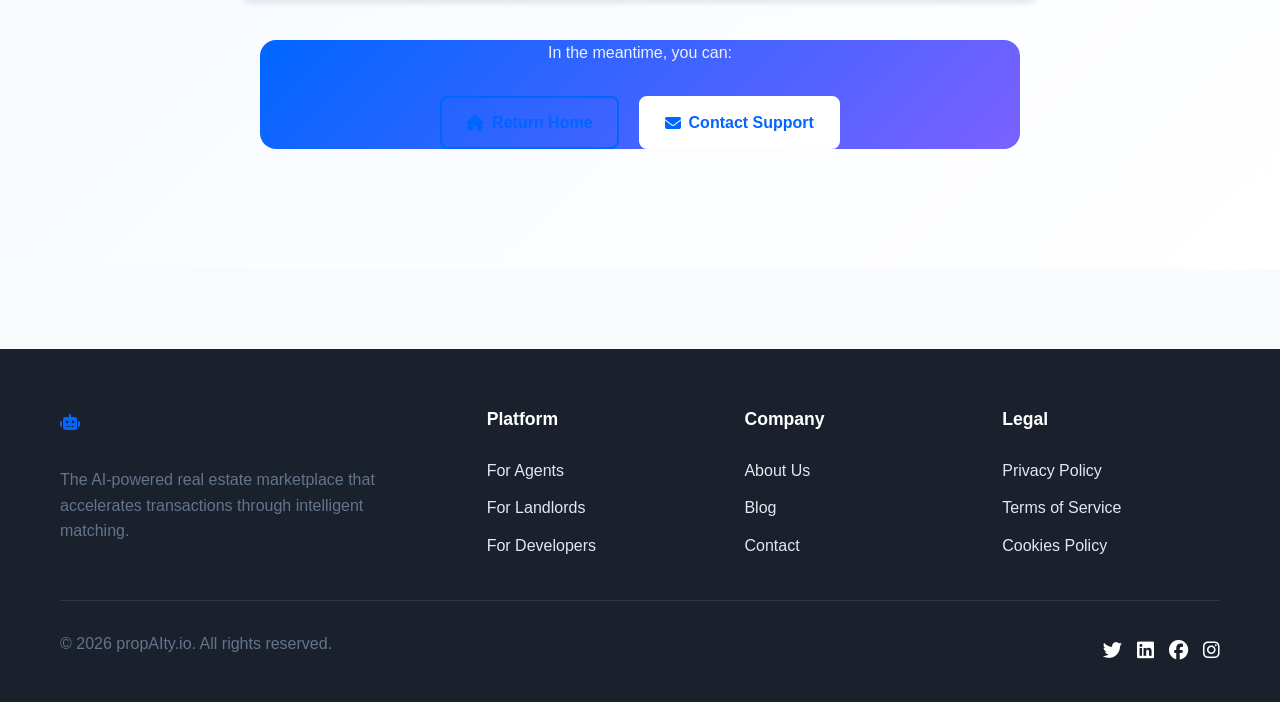
<file: dashboard-coming-soon.html>
<!DOCTYPE html>
<html lang="en">
<head>
    <meta charset="UTF-8">
    <meta name="viewport" content="width=device-width, initial-scale=1.0">
    <title>Agent Portal Coming Soon - propAIty.io</title>
    <link rel="stylesheet" href="css/main.css">
    <link rel="stylesheet" href="css/layout.css">
    <link rel="stylesheet" href="css/components.css">
    <link rel="stylesheet" href="https://cdnjs.cloudflare.com/ajax/libs/font-awesome/6.4.0/css/all.min.css">
    <link rel="icon" href="assets/logos/favicon.svg" type="image/svg+xml">
</head>
<body>
    <div id="navbar-container"></div>
    
    <main class="coming-soon-page">
        <div class="container">
            <div class="coming-soon-content">
                <div class="coming-soon-icon">
                    <i class="fas fa-cogs"></i>
                </div>
                <h1>Agent Portal Coming Soon</h1>
                <p class="subtitle">We're building something amazing for you! Our AI-powered agent dashboard is currently in development.</p>
                
                <div class="features-preview">
                    <div class="feature-card">
                        <i class="fas fa-robot"></i>
                        <h3>AI Property Matching</h3>
                        <p>Intelligent algorithms to match properties with perfect buyers.</p>
                    </div>
                    <div class="feature-card">
                        <i class="fas fa-chart-network"></i>
                        <h3>Analytics Dashboard</h3>
                        <p>Real-time insights and performance tracking.</p>
                    </div>
                    <div class="feature-card">
                        <i class="fas fa-bolt"></i>
                        <h3>Automated Workflows</h3>
                        <p>Streamline your transactions with smart automation.</p>
                    </div>
                </div>
                
                <!-- Property Upload Preview Section -->
                <div class="property-upload-preview">
                    <h3>Ready to List Your First Property?</h3>
                    <p>Get early access to our property upload system and start getting AI-powered leads.</p>
                    <a href="property-upload.html" class="btn btn-primary btn-lg">
                        <i class="fas fa-plus-circle"></i> Upload Property Now
                    </a>
                    <p class="small-note"><i class="fas fa-star"></i> Early adopters get priority AI matching</p>
                </div>
                
                <div class="progress-section">
                    <h3>Development Progress</h3>
                    <div class="progress-bar">
                        <div class="progress-fill" style="width: 75%"></div>
                    </div>
                    <p class="progress-text">75% complete - Estimated launch: Q2 2024</p>
                </div>
                
                <div class="cta-section">
                    <p>In the meantime, you can:</p>
                    <div class="action-buttons">
                        <a href="index.html" class="btn btn-outline">
                            <i class="fas fa-home"></i> Return Home
                        </a>
                        <a href="mailto:support@propAIty.io" class="btn btn-primary">
                            <i class="fas fa-envelope"></i> Contact Support
                        </a>
                    </div>
                </div>
            </div>
        </div>
    </main>
    
    <div id="footer-container"></div>
    
    <script src="js/main.js"></script>
    <script src="js/components/navbar.js"></script>
    <script src="js/components/footer.js"></script>
    
    <style>
        .coming-soon-page {
            min-height: 100vh;
            display: flex;
            align-items: center;
            padding: 80px 0;
            background: linear-gradient(135deg, #f0f7ff 0%, #ffffff 100%);
        }
        
        .coming-soon-content {
            max-width: 800px;
            margin: 0 auto;
            text-align: center;
        }
        
        .coming-soon-icon {
            font-size: 5rem;
            color: var(--primary-color);
            margin-bottom: 30px;
            animation: pulse 2s infinite;
        }
        
        @keyframes pulse {
            0%, 100% { opacity: 1; }
            50% { opacity: 0.7; }
        }
        
        .coming-soon-content h1 {
            font-size: 3rem;
            margin-bottom: 20px;
        }
        
        .subtitle {
            font-size: 1.2rem;
            color: var(--gray-color);
            margin-bottom: 50px;
            max-width: 600px;
            margin-left: auto;
            margin-right: auto;
        }
        
        .features-preview {
            display: grid;
            grid-template-columns: repeat(auto-fit, minmax(250px, 1fr));
            gap: 30px;
            margin: 50px 0;
        }
        
        .feature-card {
            background: white;
            border-radius: var(--border-radius-lg);
            padding: 30px;
            box-shadow: var(--shadow-md);
            transition: var(--transition);
        }
        
        .feature-card:hover {
            transform: translateY(-5px);
            box-shadow: var(--shadow-lg);
        }
        
        .feature-card i {
            font-size: 2.5rem;
            color: var(--primary-color);
            margin-bottom: 20px;
        }
        
        /* Property Upload Preview */
        .property-upload-preview {
            text-align: center;
            padding: 40px;
            background: white;
            border-radius: var(--border-radius-lg);
            margin: 40px 0;
            box-shadow: var(--shadow-md);
        }
        
        .property-upload-preview h3 {
            margin-bottom: 15px;
            color: var(--dark-color);
        }
        
        .property-upload-preview p {
            color: var(--gray-color);
            margin-bottom: 25px;
            max-width: 600px;
            margin-left: auto;
            margin-right: auto;
        }
        
        .small-note {
            margin-top: 20px;
            font-size: 0.9rem;
            color: var(--gray-color);
        }
        
        .small-note i {
            color: var(--warning-color);
            margin-right: 5px;
        }
        
        .progress-section {
            background: white;
            border-radius: var(--border-radius-lg);
            padding: 30px;
            margin: 40px 0;
            box-shadow: var(--shadow-md);
        }
        
        .progress-bar {
            height: 10px;
            background: var(--light-gray);
            border-radius: 5px;
            overflow: hidden;
            margin: 20px 0;
        }
        
        .progress-fill {
            height: 100%;
            background: linear-gradient(90deg, var(--primary-color), var(--accent-color));
            border-radius: 5px;
            animation: progressFill 2s ease-out;
        }
        
        @keyframes progressFill {
            from { width: 0; }
            to { width: 75%; }
        }
        
        .progress-text {
            color: var(--gray-color);
            font-size: 0.9rem;
        }
        
        .cta-section {
            margin-top: 40px;
        }
        
        .action-buttons {
            display: flex;
            gap: 20px;
            justify-content: center;
            margin-top: 20px;
            flex-wrap: wrap;
        }
        
        @media (max-width: 768px) {
            .coming-soon-content h1 {
                font-size: 2.2rem;
            }
            
            .features-preview {
                grid-template-columns: 1fr;
            }
            
            .action-buttons {
                flex-direction: column;
                align-items: center;
            }
            
            .action-buttons .btn {
                width: 100%;
                max-width: 300px;
            }
        }
    </style>
</body>
</html>
</file>
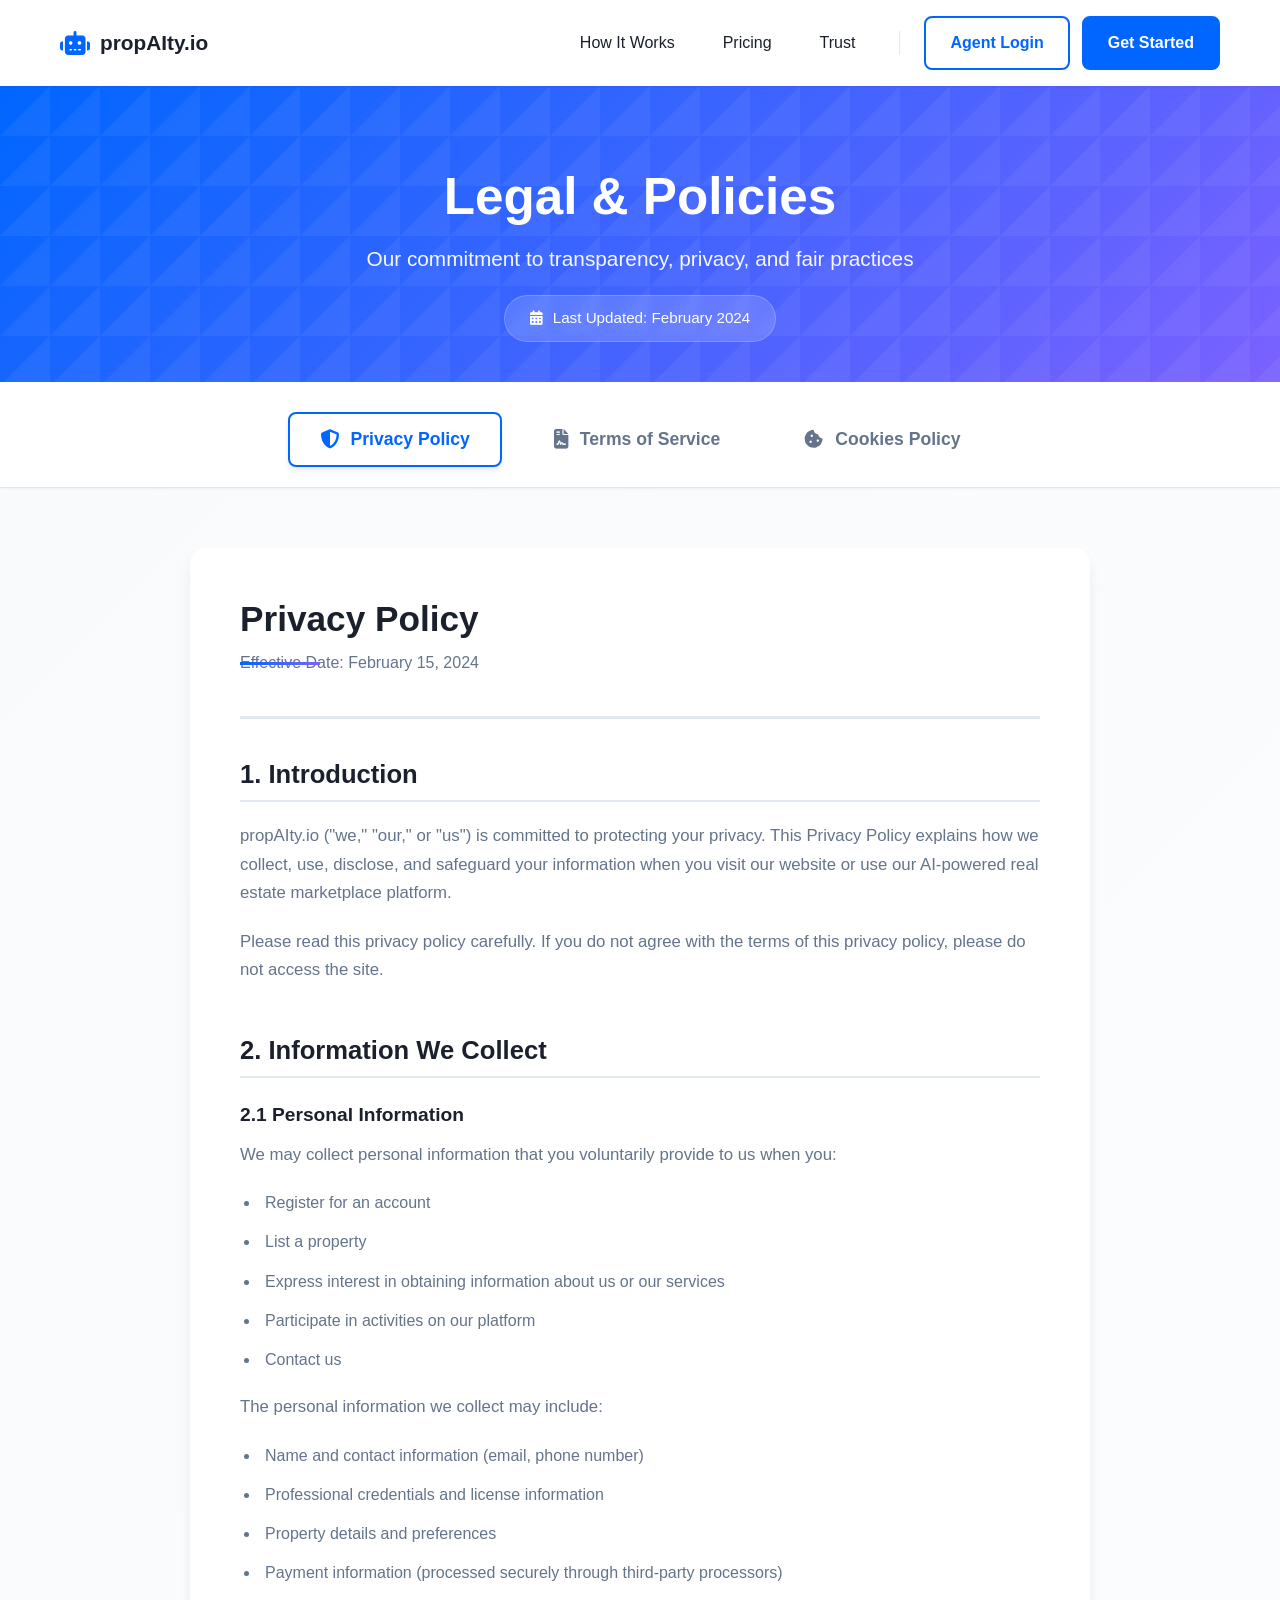
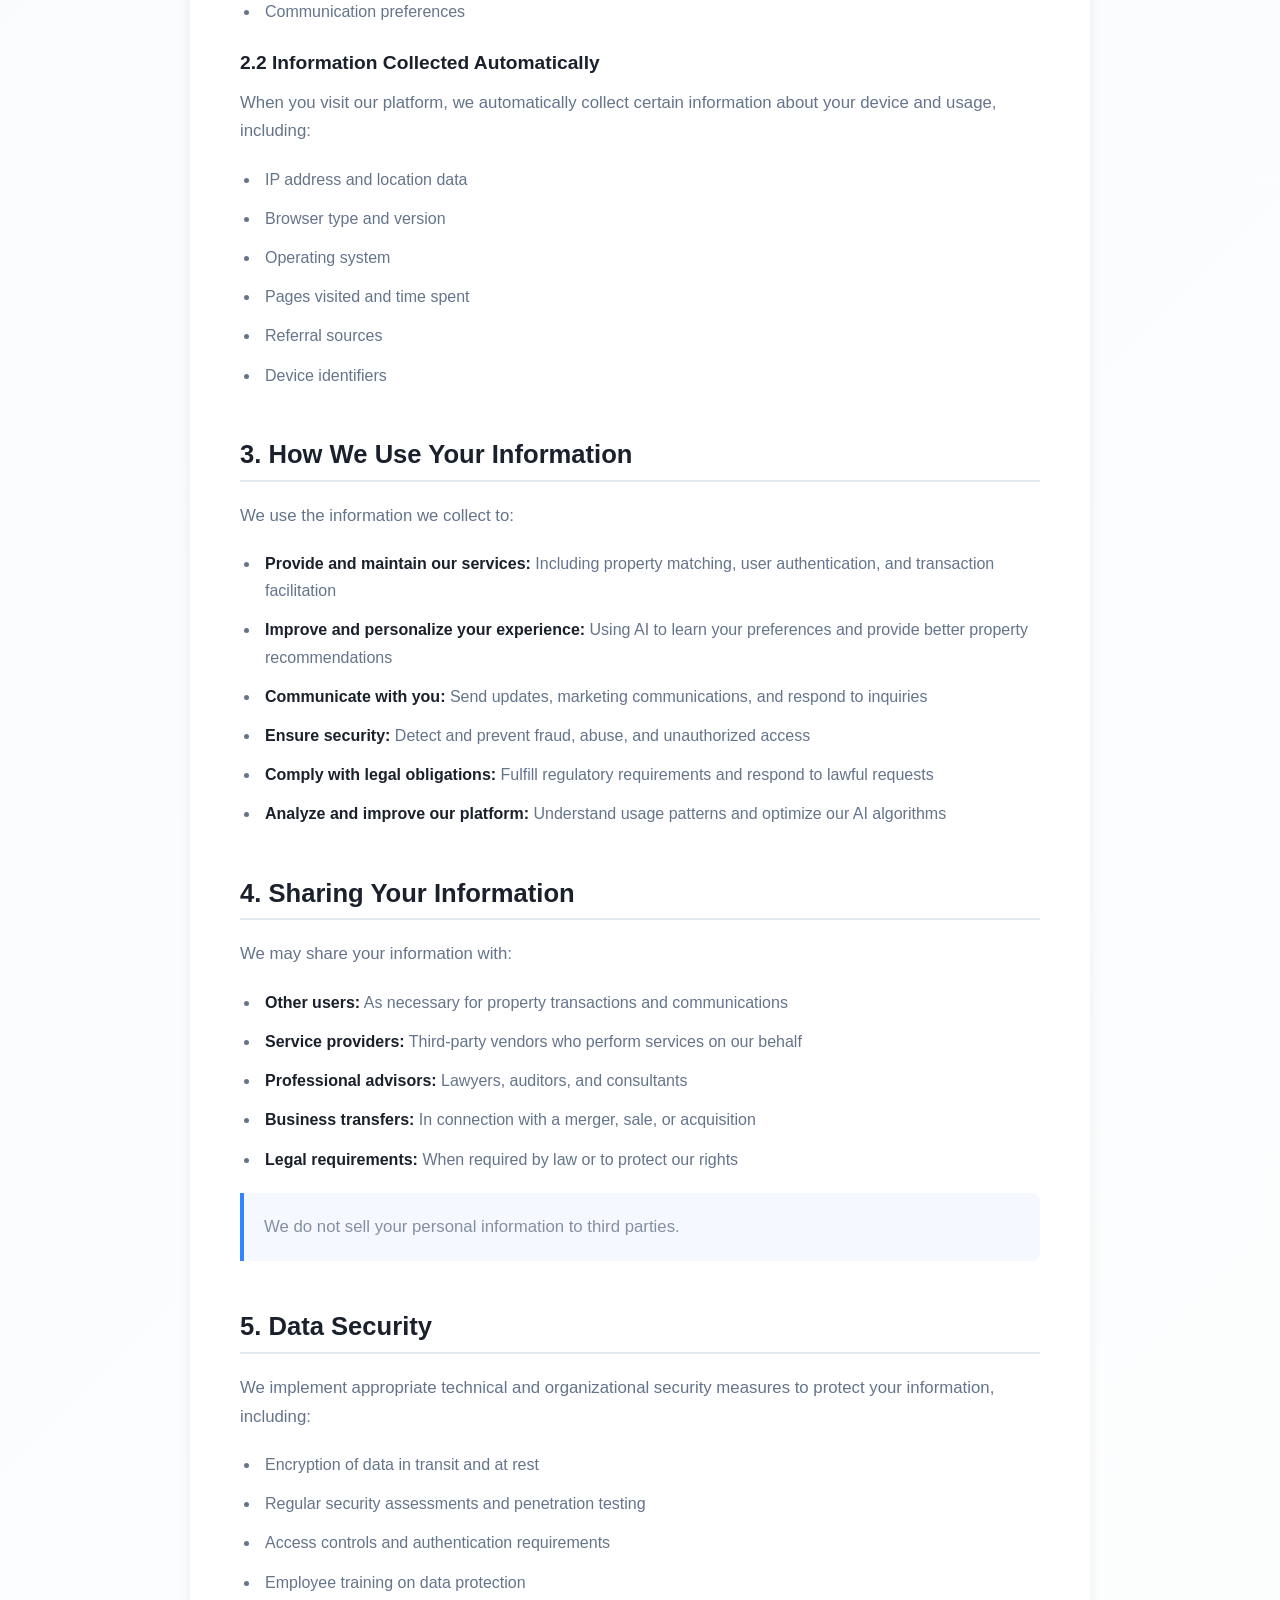
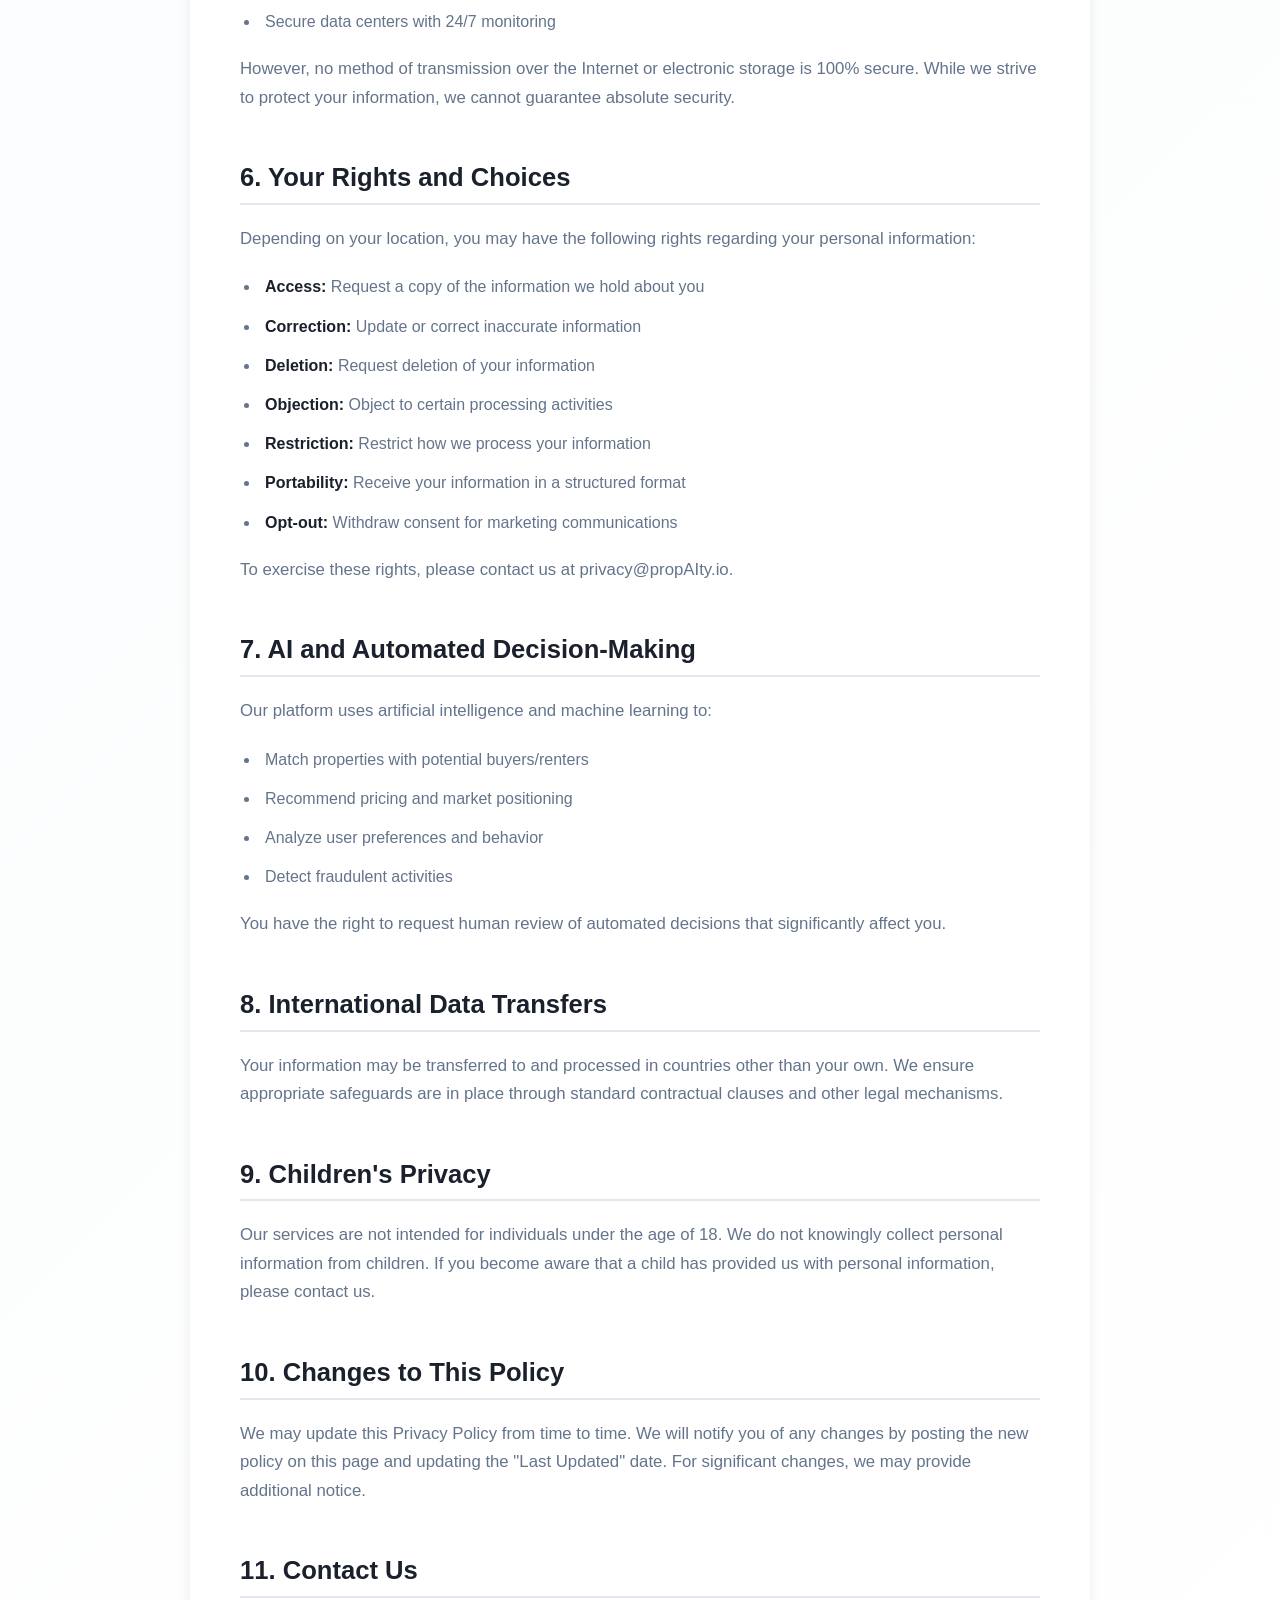
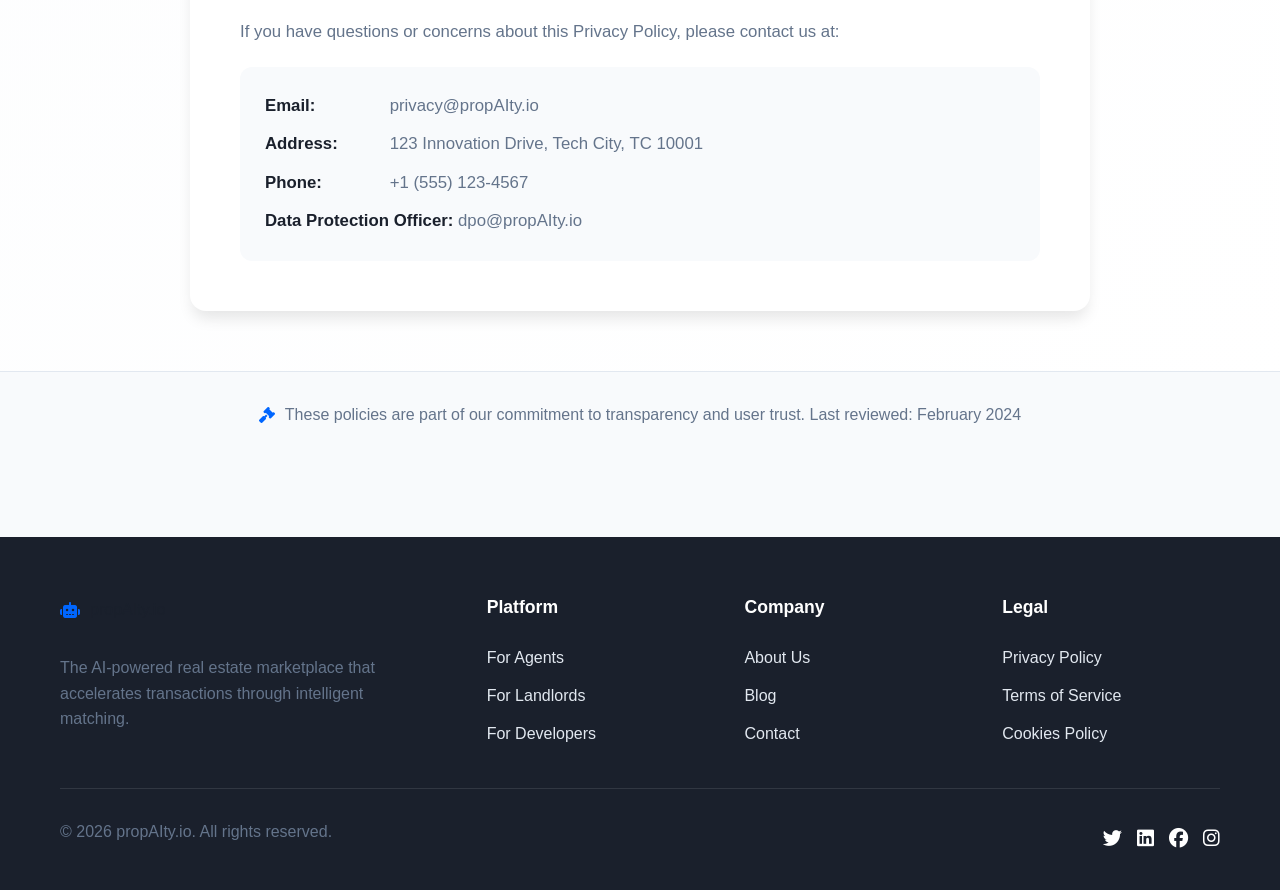
<file: legal.html>
<!DOCTYPE html>
<html lang="en">
<head>
    <meta charset="UTF-8">
    <meta name="viewport" content="width=device-width, initial-scale=1.0">
    <title>Legal - propAIty.io</title>
    <link rel="stylesheet" href="css/main.css">
    <link rel="stylesheet" href="css/layout.css">
    <link rel="stylesheet" href="css/components.css">
    <link rel="stylesheet" href="https://cdnjs.cloudflare.com/ajax/libs/font-awesome/6.4.0/css/all.min.css">
    <link rel="icon" href="assets/logos/favicon.svg" type="image/svg+xml">
</head>
<body>
    <div id="navbar-container"></div>
    
    <main class="legal-page">
        <!-- Legal Hero -->
        <section class="legal-hero">
            <div class="container">
                <div class="legal-hero-content">
                    <h1>Legal & Policies</h1>
                    <p class="hero-subtitle">Our commitment to transparency, privacy, and fair practices</p>
                    <div class="last-updated">
                        <i class="fas fa-calendar-alt"></i>
                        <span>Last Updated: February 2024</span>
                    </div>
                </div>
            </div>
        </section>

        <!-- Legal Navigation -->
        <section class="legal-nav-section">
            <div class="container">
                <div class="legal-tabs">
                    <button class="legal-tab active" data-tab="privacy">
                        <i class="fas fa-shield-alt"></i>
                        <span>Privacy Policy</span>
                    </button>
                    <button class="legal-tab" data-tab="terms">
                        <i class="fas fa-file-contract"></i>
                        <span>Terms of Service</span>
                    </button>
                    <button class="legal-tab" data-tab="cookies">
                        <i class="fas fa-cookie-bite"></i>
                        <span>Cookies Policy</span>
                    </button>
                </div>
            </div>
        </section>

        <!-- Legal Content -->
        <section class="legal-content-section">
            <div class="container">
                <div class="legal-content-wrapper">
                    
                    <!-- PRIVACY POLICY TAB -->
                    <div id="privacy" class="legal-tab-content active">
                        <div class="content-header">
                            <h2>Privacy Policy</h2>
                            <p class="effective-date">Effective Date: February 15, 2024</p>
                        </div>

                        <div class="policy-section">
                            <h3>1. Introduction</h3>
                            <p>propAIty.io ("we," "our," or "us") is committed to protecting your privacy. This Privacy Policy explains how we collect, use, disclose, and safeguard your information when you visit our website or use our AI-powered real estate marketplace platform.</p>
                            <p>Please read this privacy policy carefully. If you do not agree with the terms of this privacy policy, please do not access the site.</p>
                        </div>

                        <div class="policy-section">
                            <h3>2. Information We Collect</h3>
                            <h4>2.1 Personal Information</h4>
                            <p>We may collect personal information that you voluntarily provide to us when you:</p>
                            <ul>
                                <li>Register for an account</li>
                                <li>List a property</li>
                                <li>Express interest in obtaining information about us or our services</li>
                                <li>Participate in activities on our platform</li>
                                <li>Contact us</li>
                            </ul>
                            <p>The personal information we collect may include:</p>
                            <ul>
                                <li>Name and contact information (email, phone number)</li>
                                <li>Professional credentials and license information</li>
                                <li>Property details and preferences</li>
                                <li>Payment information (processed securely through third-party processors)</li>
                                <li>Communication preferences</li>
                            </ul>

                            <h4>2.2 Information Collected Automatically</h4>
                            <p>When you visit our platform, we automatically collect certain information about your device and usage, including:</p>
                            <ul>
                                <li>IP address and location data</li>
                                <li>Browser type and version</li>
                                <li>Operating system</li>
                                <li>Pages visited and time spent</li>
                                <li>Referral sources</li>
                                <li>Device identifiers</li>
                            </ul>
                        </div>

                        <div class="policy-section">
                            <h3>3. How We Use Your Information</h3>
                            <p>We use the information we collect to:</p>
                            <ul>
                                <li><strong>Provide and maintain our services:</strong> Including property matching, user authentication, and transaction facilitation</li>
                                <li><strong>Improve and personalize your experience:</strong> Using AI to learn your preferences and provide better property recommendations</li>
                                <li><strong>Communicate with you:</strong> Send updates, marketing communications, and respond to inquiries</li>
                                <li><strong>Ensure security:</strong> Detect and prevent fraud, abuse, and unauthorized access</li>
                                <li><strong>Comply with legal obligations:</strong> Fulfill regulatory requirements and respond to lawful requests</li>
                                <li><strong>Analyze and improve our platform:</strong> Understand usage patterns and optimize our AI algorithms</li>
                            </ul>
                        </div>

                        <div class="policy-section">
                            <h3>4. Sharing Your Information</h3>
                            <p>We may share your information with:</p>
                            <ul>
                                <li><strong>Other users:</strong> As necessary for property transactions and communications</li>
                                <li><strong>Service providers:</strong> Third-party vendors who perform services on our behalf</li>
                                <li><strong>Professional advisors:</strong> Lawyers, auditors, and consultants</li>
                                <li><strong>Business transfers:</strong> In connection with a merger, sale, or acquisition</li>
                                <li><strong>Legal requirements:</strong> When required by law or to protect our rights</li>
                            </ul>
                            <p class="note">We do not sell your personal information to third parties.</p>
                        </div>

                        <div class="policy-section">
                            <h3>5. Data Security</h3>
                            <p>We implement appropriate technical and organizational security measures to protect your information, including:</p>
                            <ul>
                                <li>Encryption of data in transit and at rest</li>
                                <li>Regular security assessments and penetration testing</li>
                                <li>Access controls and authentication requirements</li>
                                <li>Employee training on data protection</li>
                                <li>Secure data centers with 24/7 monitoring</li>
                            </ul>
                            <p>However, no method of transmission over the Internet or electronic storage is 100% secure. While we strive to protect your information, we cannot guarantee absolute security.</p>
                        </div>

                        <div class="policy-section">
                            <h3>6. Your Rights and Choices</h3>
                            <p>Depending on your location, you may have the following rights regarding your personal information:</p>
                            <ul>
                                <li><strong>Access:</strong> Request a copy of the information we hold about you</li>
                                <li><strong>Correction:</strong> Update or correct inaccurate information</li>
                                <li><strong>Deletion:</strong> Request deletion of your information</li>
                                <li><strong>Objection:</strong> Object to certain processing activities</li>
                                <li><strong>Restriction:</strong> Restrict how we process your information</li>
                                <li><strong>Portability:</strong> Receive your information in a structured format</li>
                                <li><strong>Opt-out:</strong> Withdraw consent for marketing communications</li>
                            </ul>
                            <p>To exercise these rights, please contact us at privacy@propAIty.io.</p>
                        </div>

                        <div class="policy-section">
                            <h3>7. AI and Automated Decision-Making</h3>
                            <p>Our platform uses artificial intelligence and machine learning to:</p>
                            <ul>
                                <li>Match properties with potential buyers/renters</li>
                                <li>Recommend pricing and market positioning</li>
                                <li>Analyze user preferences and behavior</li>
                                <li>Detect fraudulent activities</li>
                            </ul>
                            <p>You have the right to request human review of automated decisions that significantly affect you.</p>
                        </div>

                        <div class="policy-section">
                            <h3>8. International Data Transfers</h3>
                            <p>Your information may be transferred to and processed in countries other than your own. We ensure appropriate safeguards are in place through standard contractual clauses and other legal mechanisms.</p>
                        </div>

                        <div class="policy-section">
                            <h3>9. Children's Privacy</h3>
                            <p>Our services are not intended for individuals under the age of 18. We do not knowingly collect personal information from children. If you become aware that a child has provided us with personal information, please contact us.</p>
                        </div>

                        <div class="policy-section">
                            <h3>10. Changes to This Policy</h3>
                            <p>We may update this Privacy Policy from time to time. We will notify you of any changes by posting the new policy on this page and updating the "Last Updated" date. For significant changes, we may provide additional notice.</p>
                        </div>

                        <div class="policy-section">
                            <h3>11. Contact Us</h3>
                            <p>If you have questions or concerns about this Privacy Policy, please contact us at:</p>
                            <div class="contact-info-block">
                                <p><strong>Email:</strong> privacy@propAIty.io</p>
                                <p><strong>Address:</strong> 123 Innovation Drive, Tech City, TC 10001</p>
                                <p><strong>Phone:</strong> +1 (555) 123-4567</p>
                                <p><strong>Data Protection Officer:</strong> dpo@propAIty.io</p>
                            </div>
                        </div>
                    </div>

                    <!-- TERMS OF SERVICE TAB -->
                    <div id="terms" class="legal-tab-content">
                        <div class="content-header">
                            <h2>Terms of Service</h2>
                            <p class="effective-date">Effective Date: February 15, 2024</p>
                        </div>

                        <div class="policy-section">
                            <h3>1. Acceptance of Terms</h3>
                            <p>By accessing or using propAIty.io's website and services, you agree to be bound by these Terms of Service. If you do not agree to these terms, please do not use our services.</p>
                            <p>These terms constitute a legally binding agreement between you and propAIty.io. Your access to and use of the services is conditioned on your acceptance of and compliance with these terms.</p>
                        </div>

                        <div class="policy-section">
                            <h3>2. Description of Services</h3>
                            <p>propAIty.io provides an AI-powered real estate marketplace platform that facilitates:</p>
                            <ul>
                                <li>Property listing and discovery</li>
                                <li>Intelligent matching between buyers, sellers, landlords, and tenants</li>
                                <li>Transaction coordination and automation</li>
                                <li>Market analytics and insights</li>
                                <li>Communication tools for real estate professionals</li>
                            </ul>
                            <p>We reserve the right to modify, suspend, or discontinue any part of our services at any time, with or without notice.</p>
                        </div>

                        <div class="policy-section">
                            <h3>3. User Accounts and Registration</h3>
                            <h4>3.1 Account Creation</h4>
                            <p>To access certain features, you must create an account. You agree to provide accurate, current, and complete information during registration and to update such information to keep it accurate, current, and complete.</p>
                            
                            <h4>3.2 Account Responsibility</h4>
                            <p>You are responsible for:</p>
                            <ul>
                                <li>Maintaining the confidentiality of your account credentials</li>
                                <li>All activities that occur under your account</li>
                                <li>Notifying us immediately of any unauthorized use</li>
                                <li>Ensuring all users of your account comply with these terms</li>
                            </ul>

                            <h4>3.3 Verification</h4>
                            <p>We may require verification of identity and professional credentials for certain user types (agents, landlords, developers). We reserve the right to reject or revoke accounts that cannot be adequately verified.</p>
                        </div>

                        <div class="policy-section">
                            <h3>4. User Conduct and Obligations</h3>
                            <p>You agree not to:</p>
                            <ul>
                                <li>Violate any applicable laws or regulations</li>
                                <li>Infringe upon the rights of others</li>
                                <li>Post false, misleading, or fraudulent information</li>
                                <li>Attempt to gain unauthorized access to our systems</li>
                                <li>Interfere with the proper functioning of the platform</li>
                                <li>Use automated means to access or scrape our services</li>
                                <li>Harass, abuse, or harm other users</li>
                                <li>List properties without proper authorization</li>
                                <li>Manipulate pricing or transaction data</li>
                                <li>Engage in any activity that could damage our reputation</li>
                            </ul>
                        </div>

                        <div class="policy-section">
                            <h3>5. Property Listings and Transactions</h3>
                            <h4>5.1 Listing Accuracy</h4>
                            <p>You are solely responsible for the accuracy and legality of property listings you submit. All listings must include truthful information and comply with fair housing laws and regulations.</p>

                            <h4>5.2 Intellectual Property Rights</h4>
                            <p>By listing a property, you grant propAIty.io a non-exclusive, worldwide, royalty-free license to use, display, and distribute the content you submit for the purpose of operating and promoting our services.</p>

                            <h4>5.3 Transaction Facilitation</h4>
                            <p>propAIty.io facilitates connections between parties but is not a party to any real estate transaction. We are not responsible for the conduct of users, the condition of properties, or the fulfillment of transaction terms.</p>
                        </div>

                        <div class="policy-section">
                            <h3>6. Fees and Payments</h3>
                            <h4>6.1 Service Fees</h4>
                            <p>propAIty.io charges fees for certain services, including:</p>
                            <ul>
                                <li>Pay-per-lead for qualified buyer/seller connections</li>
                                <li>Featured listing placements</li>
                                <li>Premium subscription services</li>
                                <li>Transaction facilitation fees</li>
                            </ul>
                            <p>All fees are clearly displayed before you incur them. We reserve the right to change our fees with 30 days notice.</p>

                            <h4>6.2 Payment Processing</h4>
                            <p>Payments are processed through secure third-party payment processors. By making a payment, you agree to the terms of our payment processors. We do not store your full payment information.</p>

                            <h4>6.3 Refunds</h4>
                            <p>Fees are non-refundable except as required by law or as determined in our sole discretion. We may provide credits or refunds on a case-by-case basis.</p>
                        </div>

                        <div class="policy-section">
                            <h3>7. AI Services and Disclaimers</h3>
                            <h4>7.1 AI Matching and Recommendations</h4>
                            <p>Our AI-powered matching system provides recommendations based on available data and machine learning algorithms. While we strive for accuracy, we cannot guarantee that:</p>
                            <ul>
                                <li>Every match will result in a successful transaction</li>
                                <li>Recommendations are perfect for every user</li>
                                <li>The AI will always correctly interpret user intent</li>
                                <li>Market predictions will be accurate</li>
                            </ul>

                            <h4>7.2 AI Limitations</h4>
                            <p>The AI services are provided "as is" and should not be relied upon as the sole basis for significant decisions. You should conduct your own due diligence and consult with qualified professionals.</p>
                        </div>

                        <div class="policy-section">
                            <h3>8. Intellectual Property</h3>
                            <p>propAIty.io and its licensors own all rights, title, and interest in and to the platform, including but not limited to:</p>
                            <ul>
                                <li>The propAIty.io name, logo, and branding</li>
                                <li>Software, algorithms, and AI models</li>
                                <li>Website design and user interface</li>
                                <li>Content and materials created by propAIty.io</li>
                            </ul>
                            <p>You may not copy, modify, reverse engineer, or create derivative works without our express written consent.</p>
                        </div>

                        <div class="policy-section">
                            <h3>9. Third-Party Links and Services</h3>
                            <p>Our platform may contain links to third-party websites or services that are not owned or controlled by propAIty.io. We have no control over and assume no responsibility for the content, privacy policies, or practices of any third-party websites.</p>
                        </div>

                        <div class="policy-section">
                            <h3>10. Termination</h3>
                            <p>We may terminate or suspend your account immediately, without prior notice or liability, for any reason whatsoever, including without limitation if you breach these Terms. Upon termination, your right to use the services will immediately cease.</p>
                        </div>

                        <div class="policy-section">
                            <h3>11. Limitation of Liability</h3>
                            <p>To the maximum extent permitted by law, propAIty.io shall not be liable for any indirect, incidental, special, consequential, or punitive damages, or any loss of profits or revenues, whether incurred directly or indirectly, or any loss of data, use, goodwill, or other intangible losses, resulting from:</p>
                            <ul>
                                <li>Your use or inability to use our services</li>
                                <li>Any conduct or content of any third party</li>
                                <li>Unauthorized access to your transmissions or data</li>
                                <li>Statements or conduct of any user</li>
                            </ul>
                        </div>

                        <div class="policy-section">
                            <h3>12. Indemnification</h3>
                            <p>You agree to defend, indemnify, and hold harmless propAIty.io, its officers, directors, employees, and agents, from and against any claims, liabilities, damages, losses, and expenses arising out of or in any way connected with your access to or use of the services, your violation of these Terms, or your violation of any rights of another.</p>
                        </div>

                        <div class="policy-section">
                            <h3>13. Governing Law</h3>
                            <p>These Terms shall be governed and construed in accordance with the laws of [Jurisdiction], without regard to its conflict of law provisions. Our failure to enforce any right or provision of these Terms will not be considered a waiver of those rights.</p>
                        </div>

                        <div class="policy-section">
                            <h3>14. Dispute Resolution</h3>
                            <p>Any dispute arising from or relating to these Terms or your use of our services shall be resolved through binding arbitration in accordance with the rules of the American Arbitration Association. The arbitration shall be conducted in [City, State], and judgment on the arbitration award may be entered into any court having jurisdiction thereof.</p>
                        </div>

                        <div class="policy-section">
                            <h3>15. Changes to Terms</h3>
                            <p>We reserve the right to modify or replace these Terms at any time. If a revision is material, we will try to provide at least 30 days' notice prior to any new terms taking effect. By continuing to access or use our services after those revisions become effective, you agree to be bound by the revised terms.</p>
                        </div>

                        <div class="policy-section">
                            <h3>16. Contact Information</h3>
                            <p>For questions about these Terms of Service, please contact us at:</p>
                            <div class="contact-info-block">
                                <p><strong>Email:</strong> legal@propAIty.io</p>
                                <p><strong>Address:</strong> 123 Innovation Drive, Tech City, TC 10001</p>
                                <p><strong>Phone:</strong> +1 (555) 123-4567</p>
                            </div>
                        </div>
                    </div>

                    <!-- COOKIES POLICY TAB -->
                    <div id="cookies" class="legal-tab-content">
                        <div class="content-header">
                            <h2>Cookies Policy</h2>
                            <p class="effective-date">Effective Date: February 15, 2024</p>
                        </div>

                        <div class="policy-section">
                            <h3>1. What Are Cookies?</h3>
                            <p>Cookies are small text files that are stored on your device (computer, tablet, mobile phone) when you visit a website. They are widely used to make websites work more efficiently and provide information to the website owners.</p>
                            <p>propAIty.io uses cookies and similar tracking technologies to enhance your experience, analyze usage patterns, and personalize content.</p>
                        </div>

                        <div class="policy-section">
                            <h3>2. How We Use Cookies</h3>
                            <p>We use cookies for the following purposes:</p>
                            
                            <h4>2.1 Essential Cookies</h4>
                            <p>These cookies are necessary for the website to function properly. They enable core functionality such as security, network management, and account access. You cannot opt out of these cookies.</p>
                            <ul>
                                <li><strong>Authentication:</strong> Remember your login status</li>
                                <li><strong>Security:</strong> Protect against fraud and unauthorized access</li>
                                <li><strong>Session management:</strong> Maintain your session as you navigate the site</li>
                            </ul>

                            <h4>2.2 Functional Cookies</h4>
                            <p>These cookies enable enhanced functionality and personalization. They may be set by us or third-party providers whose services we have added to our pages.</p>
                            <ul>
                                <li><strong>Preferences:</strong> Remember your settings and preferences</li>
                                <li><strong>Language:</strong> Store your language preferences</li>
                                <li><strong>Property filters:</strong> Save your search criteria</li>
                            </ul>

                            <h4>2.3 Performance Cookies</h4>
                            <p>These cookies help us understand how visitors interact with our website by collecting and reporting information anonymously.</p>
                            <ul>
                                <li><strong>Analytics:</strong> Track page visits, time on site, and bounce rates</li>
                                <li><strong>Performance:</strong> Monitor site speed and error rates</li>
                                <li><strong>Testing:</strong> A/B testing to improve user experience</li>
                            </ul>

                            <h4>2.4 Targeting/Advertising Cookies</h4>
                            <p>These cookies are used to deliver relevant advertisements and track ad campaign effectiveness.</p>
                            <ul>
                                <li><strong>Retargeting:</strong> Show relevant property ads on other sites</li>
                                <li><strong>Social media:</strong> Enable social sharing and advertising</li>
                                <li><strong>Campaign tracking:</strong> Measure marketing effectiveness</li>
                            </ul>
                        </div>

                        <div class="policy-section">
                            <h3>3. Types of Cookies We Use</h3>
                            
                            <div class="cookies-table">
                                <div class="cookie-header">
                                    <span class="cookie-name">Cookie Name</span>
                                    <span class="cookie-purpose">Purpose</span>
                                    <span class="cookie-duration">Duration</span>
                                    <span class="cookie-type">Type</span>
                                </div>
                                
                                <div class="cookie-row">
                                    <span class="cookie-name">propAIty_session</span>
                                    <span class="cookie-purpose">User session management</span>
                                    <span class="cookie-duration">Session</span>
                                    <span class="cookie-type">Essential</span>
                                </div>
                                
                                <div class="cookie-row">
                                    <span class="cookie-name">propAIty_auth</span>
                                    <span class="cookie-purpose">Authentication token</span>
                                    <span class="cookie-duration">30 days</span>
                                    <span class="cookie-type">Essential</span>
                                </div>
                                
                                <div class="cookie-row">
                                    <span class="cookie-name">propAIty_preferences</span>
                                    <span class="cookie-purpose">User preferences and settings</span>
                                    <span class="cookie-duration">1 year</span>
                                    <span class="cookie-type">Functional</span>
                                </div>
                                
                                <div class="cookie-row">
                                    <span class="cookie-name">_ga</span>
                                    <span class="cookie-purpose">Google Analytics - user tracking</span>
                                    <span class="cookie-duration">2 years</span>
                                    <span class="cookie-type">Performance</span>
                                </div>
                                
                                <div class="cookie-row">
                                    <span class="cookie-name">_gid</span>
                                    <span class="cookie-purpose">Google Analytics - session tracking</span>
                                    <span class="cookie-duration">24 hours</span>
                                    <span class="cookie-type">Performance</span>
                                </div>
                                
                                <div class="cookie-row">
                                    <span class="cookie-name">propAIty_search</span>
                                    <span class="cookie-purpose">Saved search criteria</span>
                                    <span class="cookie-duration">30 days</span>
                                    <span class="cookie-type">Functional</span>
                                </div>
                                
                                <div class="cookie-row">
                                    <span class="cookie-name">propAIty_referral</span>
                                    <span class="cookie-purpose">Referral tracking</span>
                                    <span class="cookie-duration">90 days</span>
                                    <span class="cookie-type">Marketing</span>
                                </div>
                            </div>
                        </div>

                        <div class="policy-section">
                            <h3>4. Third-Party Cookies</h3>
                            <p>We use services from third parties that may set cookies on your device:</p>
                            
                            <h4>4.1 Analytics Providers</h4>
                            <ul>
                                <li><strong>Google Analytics:</strong> Helps us understand how visitors use our site</li>
                                <li><strong>Mixpanel:</strong> Tracks user behavior and feature usage</li>
                                <li><strong>Hotjar:</strong> Provides heatmaps and user session recordings</li>
                            </ul>
                            
                            <h4>4.2 Marketing Partners</h4>
                            <ul>
                                <li><strong>Google Ads:</strong> For advertising and retargeting</li>
                                <li><strong>Facebook Pixel:</strong> For social media advertising</li>
                                <li><strong>LinkedIn Insight Tag:</strong> For B2B advertising</li>
                            </ul>
                            
                            <h4>4.3 Service Providers</h4>
                            <ul>
                                <li><strong>Stripe:</strong> Payment processing</li>
                                <li><strong>SendGrid:</strong> Email communications</li>
                                <li><strong>Cloudflare:</strong> Security and performance</li>
                            </ul>
                        </div>

                        <div class="policy-section">
                            <h3>5. Cookie Consent</h3>
                            <p>When you first visit our website, we display a cookie banner requesting your consent to set non-essential cookies. You have the right to:</p>
                            <ul>
                                <li><strong>Accept all cookies:</strong> Enable all cookie categories</li>
                                <li><strong>Reject non-essential:</strong> Accept only essential cookies</li>
                                <li><strong>Customize:</strong> Choose which cookie categories to enable</li>
                                <li><strong>Withdraw consent:</strong> Change your preferences at any time</li>
                            </ul>
                            <p>You can manage your cookie preferences through our <a href="#" class="cookie-settings-link">Cookie Settings Center</a> or through your browser settings.</p>
                        </div>

                        <div class="policy-section">
                            <h3>6. How to Control Cookies</h3>
                            
                            <h4>6.1 Browser Settings</h4>
                            <p>Most web browsers allow you to control cookies through their settings. You can:</p>
                            <ul>
                                <li>Delete all cookies from your browser</li>
                                <li>Block third-party cookies</li>
                                <li>Block all cookies</li>
                                <li>Set preferences for specific websites</li>
                            </ul>
                            <p>Instructions for common browsers:</p>
                            <ul>
                                <li><a href="#" target="_blank">Google Chrome</a></li>
                                <li><a href="#" target="_blank">Mozilla Firefox</a></li>
                                <li><a href="#" target="_blank">Safari</a></li>
                                <li><a href="#" target="_blank">Microsoft Edge</a></li>
                                <li><a href="#" target="_blank">Opera</a></li>
                            </ul>
                            
                            <h4>6.2 Opt-Out Tools</h4>
                            <ul>
                                <li><a href="#" target="_blank">Google Analytics Opt-out</a></li>
                                <li><a href="#" target="_blank">Network Advertising Initiative</a></li>
                                <li><a href="#" target="_blank">Digital Advertising Alliance</a></li>
                                <li><a href="#" target="_blank">Your Online Choices (EU)</a></li>
                            </ul>
                            
                            <p class="note">Please note that blocking certain cookies may affect the functionality of our website and limit your ability to use certain features.</p>
                        </div>

                        <div class="policy-section">
                            <h3>7. Do Not Track Signals</h3>
                            <p>Some browsers transmit "Do Not Track" signals. Our website does not currently respond to these signals. Instead, we provide you with choices to manage your cookie preferences as described above.</p>
                        </div>

                        <div class="policy-section">
                            <h3>8. Updates to This Policy</h3>
                            <p>We may update this Cookies Policy from time to time. We will notify you of any changes by posting the new policy on this page and updating the "Effective Date." Your continued use of our services after any changes indicates your acceptance of the updated policy.</p>
                        </div>

                        <div class="policy-section">
                            <h3>9. Contact Us</h3>
                            <p>If you have questions about our use of cookies, please contact us at:</p>
                            <div class="contact-info-block">
                                <p><strong>Email:</strong> privacy@propAIty.io</p>
                                <p><strong>Address:</strong> 123 Innovation Drive, Tech City, TC 10001</p>
                                <p><strong>Phone:</strong> +1 (555) 123-4567</p>
                            </div>
                        </div>

                        <div class="cookie-consent-preview">
                            <h3>Cookie Preference Center</h3>
                            <p>You can customize your cookie preferences below:</p>
                            
                            <div class="cookie-category">
                                <div class="category-header">
                                    <div>
                                        <h4>Essential Cookies</h4>
                                        <p class="category-description">Required for the website to function properly. Cannot be disabled.</p>
                                    </div>
                                    <span class="always-active">Always Active</span>
                                </div>
                            </div>
                            
                            <div class="cookie-category">
                                <div class="category-header">
                                    <div>
                                        <h4>Functional Cookies</h4>
                                        <p class="category-description">Enable enhanced functionality and personalization.</p>
                                    </div>
                                    <label class="toggle-switch">
                                        <input type="checkbox" checked disabled>
                                        <span class="toggle-slider"></span>
                                    </label>
                                </div>
                            </div>
                            
                            <div class="cookie-category">
                                <div class="category-header">
                                    <div>
                                        <h4>Performance Cookies</h4>
                                        <p class="category-description">Help us understand how visitors interact with our site.</p>
                                    </div>
                                    <label class="toggle-switch">
                                        <input type="checkbox" checked>
                                        <span class="toggle-slider"></span>
                                    </label>
                                </div>
                            </div>
                            
                            <div class="cookie-category">
                                <div class="category-header">
                                    <div>
                                        <h4>Marketing Cookies</h4>
                                        <p class="category-description">Used to deliver relevant advertisements.</p>
                                    </div>
                                    <label class="toggle-switch">
                                        <input type="checkbox">
                                        <span class="toggle-slider"></span>
                                    </label>
                                </div>
                            </div>
                            
                            <div class="preview-actions">
                                <button class="btn btn-outline">Save Preferences</button>
                                <button class="btn btn-primary">Accept All</button>
                            </div>
                        </div>
                    </div>
                </div>
            </div>
        </section>

        <!-- Footer Note -->
        <section class="legal-footer-note">
            <div class="container">
                <p><i class="fas fa-gavel"></i> These policies are part of our commitment to transparency and user trust. Last reviewed: February 2024</p>
            </div>
        </section>
    </main>
    
    <div id="footer-container"></div>
    
    <script src="js/main.js"></script>
    <script src="js/components/navbar.js"></script>
    <script src="js/components/footer.js"></script>
    <script src="js/legal.js"></script>
</body>
</html>
</file>
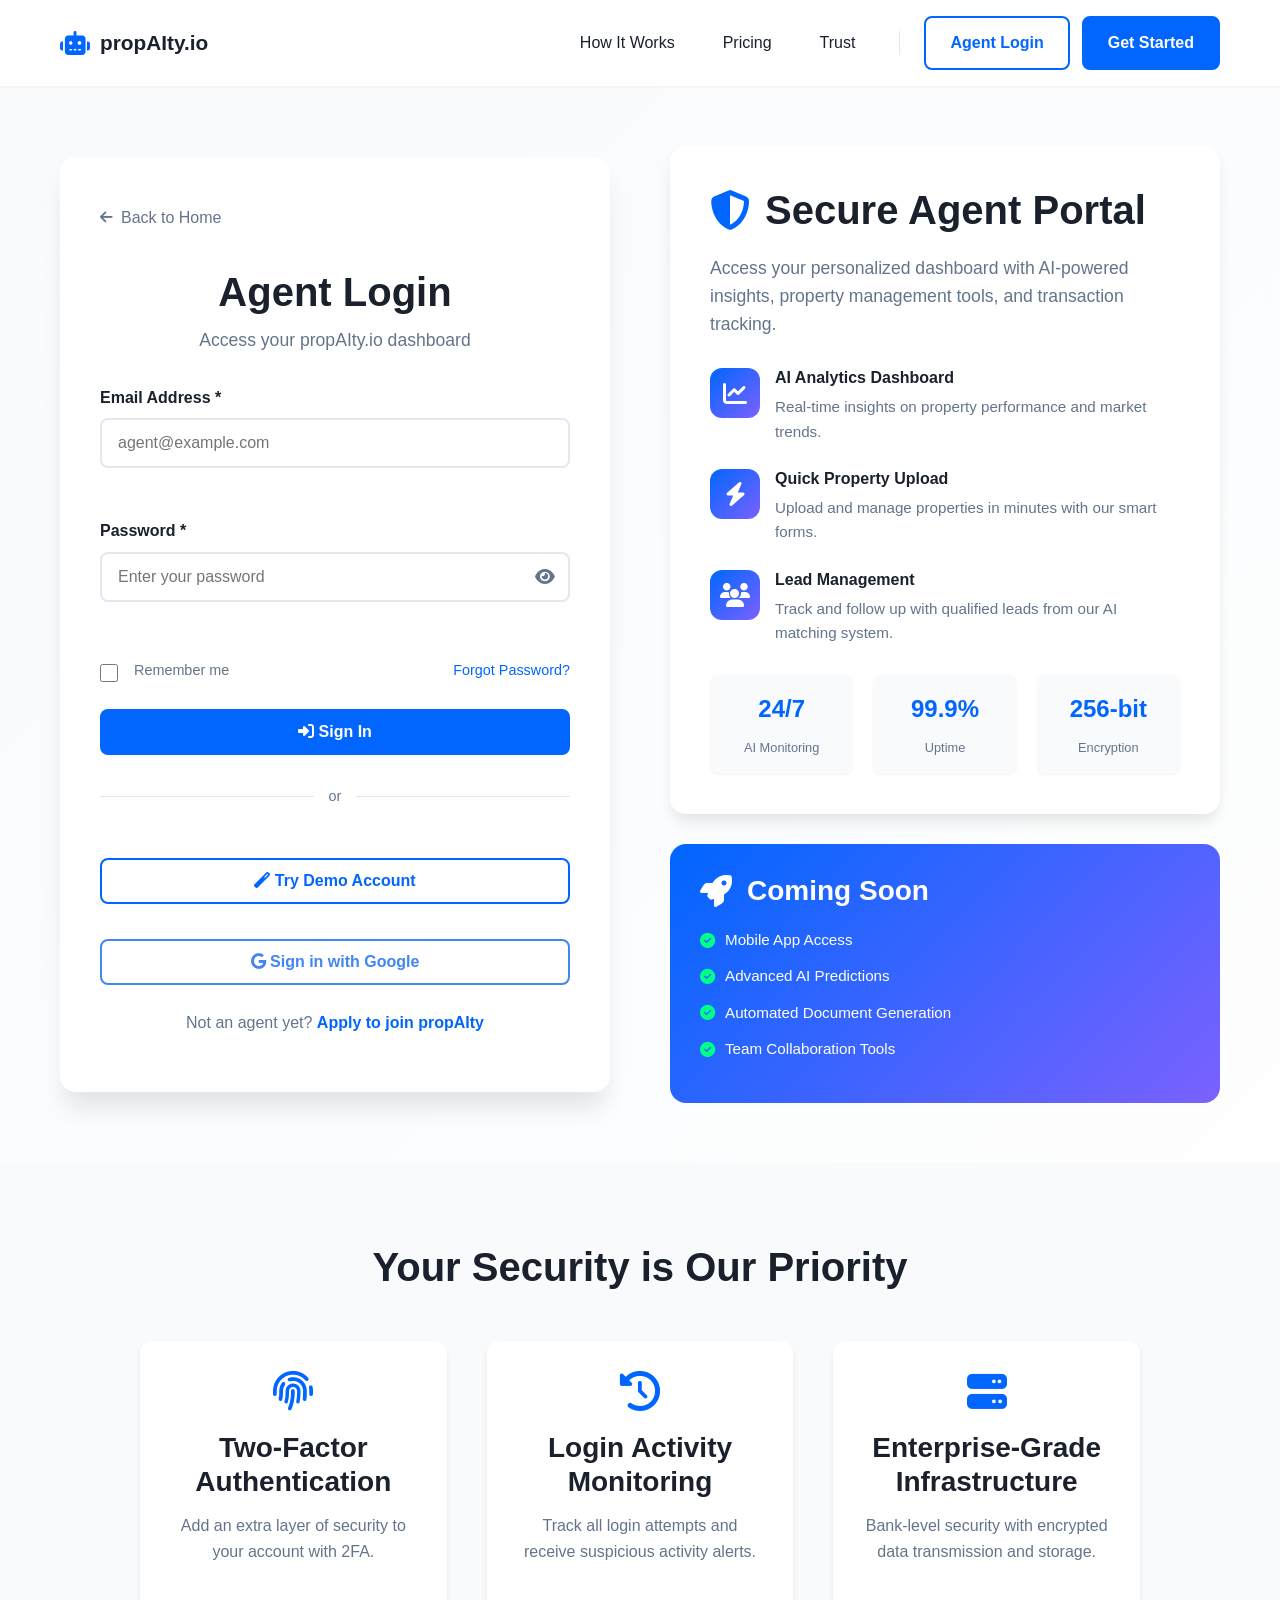
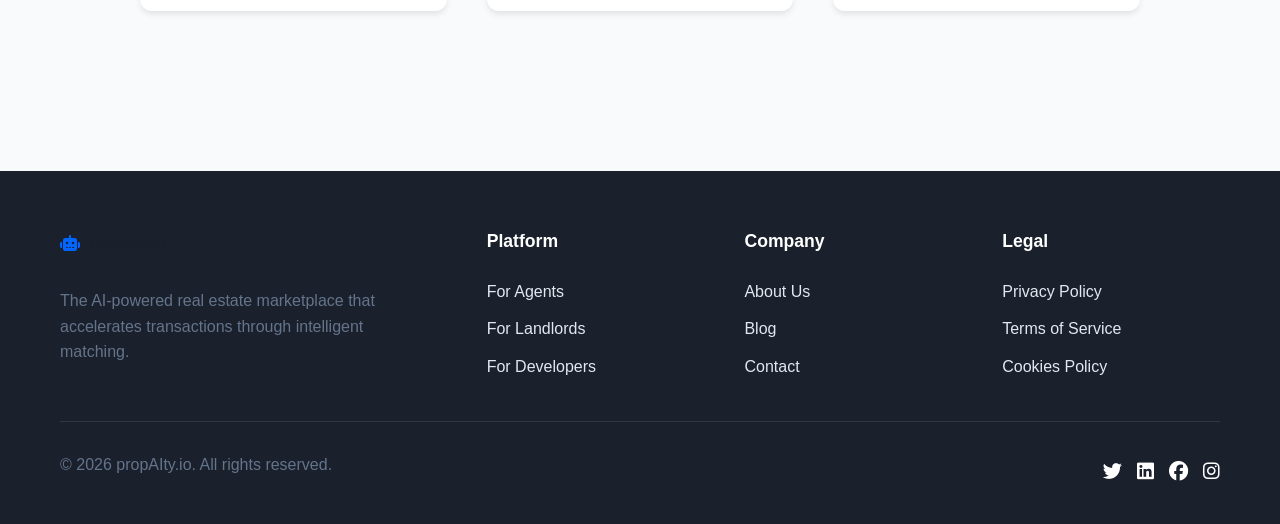
<file: login.html>
<!DOCTYPE html>
<html lang="en">
<head>
    <meta charset="UTF-8">
    <meta name="viewport" content="width=device-width, initial-scale=1.0">
    <title>Agent Login - propAIty.io</title>
    <link rel="stylesheet" href="css/main.css">
    <link rel="stylesheet" href="css/layout.css">
    <link rel="stylesheet" href="css/components.css">
    <link rel="stylesheet" href="https://cdnjs.cloudflare.com/ajax/libs/font-awesome/6.4.0/css/all.min.css">
    <link rel="preconnect" href="https://fonts.googleapis.com">
    <link rel="preconnect" href="https://fonts.gstatic.com" crossorigin>
    <link rel="icon" href="assets/logos/favicon.svg" type="image/svg+xml">
</head>
<body>
    <!-- Navigation -->
    <div id="navbar-container"></div>
    
    <main class="login-page">
        <!-- Login Hero -->
        <section class="login-hero">
            <div class="container">
                <div class="login-content">
                    <!-- Left Column: Login Form -->
                    <div class="login-form-container">
                        <!-- Back Link -->
                        <a href="index.html" class="back-link">
                            <i class="fas fa-arrow-left"></i> Back to Home
                        </a>
                        
                        <!-- Login Form -->
                        <form id="loginForm" class="login-form">
                            <div class="form-header">
                                <h1>Agent Login</h1>
                                <p class="form-subtitle">Access your propAIty.io dashboard</p>
                            </div>
                            
                            <!-- Email Field -->
                            <div class="form-group">
                                <label for="loginEmail" class="form-label">Email Address *</label>
                                <input type="email" id="loginEmail" name="email" required 
                                       placeholder="agent@example.com" class="form-input">
                                <div class="form-error" id="emailError"></div>
                            </div>
                            
                            <!-- Password Field -->
                            <div class="form-group">
                                <label for="loginPassword" class="form-label">Password *</label>
                                <div class="password-input-group">
                                    <input type="password" id="loginPassword" name="password" required 
                                           placeholder="Enter your password" class="form-input">
                                    <button type="button" class="password-toggle" id="togglePassword">
                                        <i class="fas fa-eye"></i>
                                    </button>
                                </div>
                                <div class="form-error" id="passwordError"></div>
                            </div>
                            
                            <!-- Remember Me & Forgot Password -->
                            <div class="form-options">
                                <div class="remember-me">
                                    <input type="checkbox" id="remember" name="remember" class="checkbox-input">
                                    <label for="remember" class="checkbox-label">Remember me</label>
                                </div>
                                <a href="#" class="forgot-password">Forgot Password?</a>
                            </div>
                            
                            <!-- Submit Button -->
                            <button type="submit" class="btn btn-primary btn-block" id="loginBtn">
                                <i class="fas fa-sign-in-alt"></i> Sign In
                            </button>
                            
                            <!-- Divider -->
                            <div class="divider">
                                <span>or</span>
                            </div>
                            
                            <!-- Alternative Login Options -->
                            <div class="alternative-login">
                                <button type="button" class="btn btn-outline btn-block" id="demoLoginBtn">
                                    <i class="fas fa-magic"></i> Try Demo Account
                                </button>
                                <button type="button" class="btn btn-secondary btn-block" id="googleLoginBtn">
                                    <i class="fab fa-google"></i> Sign in with Google
                                </button>
                            </div>
                            
                            <!-- Sign Up Link -->
                            <p class="signup-link">
                                Not an agent yet? <a href="signup.html" class="link">Apply to join propAIty</a>
                            </p>
                        </form>
                        
                        <!-- Login Success Message (Hidden) -->
                        <div id="loginSuccess" class="login-success hidden">
                            <div class="success-icon">
                                <i class="fas fa-check-circle"></i>
                            </div>
                            <h3>Login Successful!</h3>
                            <p>Redirecting you to your dashboard...</p>
                            <div class="loading-spinner">
                                <div class="spinner"></div>
                            </div>
                        </div>
                        
                        <!-- Forgot Password Modal (Hidden) -->
                        <div id="forgotPasswordModal" class="forgot-password-modal hidden">
                            <div class="modal-content">
                                <button class="modal-close" id="closeModal">
                                    <i class="fas fa-times"></i>
                                </button>
                                <h3>Reset Your Password</h3>
                                <p>Enter your email address and we'll send you a link to reset your password.</p>
                                <div class="form-group">
                                    <label for="resetEmail" class="form-label">Email Address</label>
                                    <input type="email" id="resetEmail" class="form-input" 
                                           placeholder="agent@example.com">
                                    <div class="form-error" id="resetEmailError"></div>
                                </div>
                                <button type="button" class="btn btn-primary btn-block" id="sendResetBtn">
                                    <i class="fas fa-paper-plane"></i> Send Reset Link
                                </button>
                                <p class="modal-note">
                                    <i class="fas fa-info-circle"></i>
                                    Check your spam folder if you don't receive the email within 5 minutes.
                                </p>
                            </div>
                        </div>
                    </div>
                    
                    <!-- Right Column: Features & Info -->
                    <div class="login-info">
                        <div class="info-card">
                            <div class="info-header">
                                <i class="fas fa-shield-alt"></i>
                                <h2>Secure Agent Portal</h2>
                            </div>
                            <p class="info-description">
                                Access your personalized dashboard with AI-powered insights, property management tools, and transaction tracking.
                            </p>
                            
                            <div class="features-list">
                                <div class="feature">
                                    <div class="feature-icon">
                                        <i class="fas fa-chart-line"></i>
                                    </div>
                                    <div class="feature-content">
                                        <h4>AI Analytics Dashboard</h4>
                                        <p>Real-time insights on property performance and market trends.</p>
                                    </div>
                                </div>
                                <div class="feature">
                                    <div class="feature-icon">
                                        <i class="fas fa-bolt"></i>
                                    </div>
                                    <div class="feature-content">
                                        <h4>Quick Property Upload</h4>
                                        <p>Upload and manage properties in minutes with our smart forms.</p>
                                    </div>
                                </div>
                                <div class="feature">
                                    <div class="feature-icon">
                                        <i class="fas fa-users"></i>
                                    </div>
                                    <div class="feature-content">
                                        <h4>Lead Management</h4>
                                        <p>Track and follow up with qualified leads from our AI matching system.</p>
                                    </div>
                                </div>
                            </div>
                            
                            <div class="info-stats">
                                <div class="stat">
                                    <span class="stat-number">24/7</span>
                                    <span class="stat-label">AI Monitoring</span>
                                </div>
                                <div class="stat">
                                    <span class="stat-number">99.9%</span>
                                    <span class="stat-label">Uptime</span>
                                </div>
                                <div class="stat">
                                    <span class="stat-number">256-bit</span>
                                    <span class="stat-label">Encryption</span>
                                </div>
                            </div>
                        </div>
                        
                        <!-- Coming Soon Section -->
                        <div class="coming-soon">
                            <div class="coming-soon-header">
                                <i class="fas fa-rocket"></i>
                                <h3>Coming Soon</h3>
                            </div>
                            <ul class="coming-soon-list">
                                <li><i class="fas fa-check-circle"></i> Mobile App Access</li>
                                <li><i class="fas fa-check-circle"></i> Advanced AI Predictions</li>
                                <li><i class="fas fa-check-circle"></i> Automated Document Generation</li>
                                <li><i class="fas fa-check-circle"></i> Team Collaboration Tools</li>
                            </ul>
                        </div>
                    </div>
                </div>
            </div>
        </section>
        
        <!-- Security Section -->
        <section class="security-section">
            <div class="container">
                <h2>Your Security is Our Priority</h2>
                <div class="security-features">
                    <div class="security-feature">
                        <i class="fas fa-fingerprint"></i>
                        <h3>Two-Factor Authentication</h3>
                        <p>Add an extra layer of security to your account with 2FA.</p>
                    </div>
                    <div class="security-feature">
                        <i class="fas fa-history"></i>
                        <h3>Login Activity Monitoring</h3>
                        <p>Track all login attempts and receive suspicious activity alerts.</p>
                    </div>
                    <div class="security-feature">
                        <i class="fas fa-server"></i>
                        <h3>Enterprise-Grade Infrastructure</h3>
                        <p>Bank-level security with encrypted data transmission and storage.</p>
                    </div>
                </div>
            </div>
        </section>
    </main>
    
    <!-- Footer -->
    <div id="footer-container"></div>
    
    <!-- Scripts -->
    <script src="js/main.js"></script>
    <script src="js/components/navbar.js"></script>
    <script src="js/components/footer.js"></script>
    <script src="js/login.js"></script>
</body>
</html>
</file>
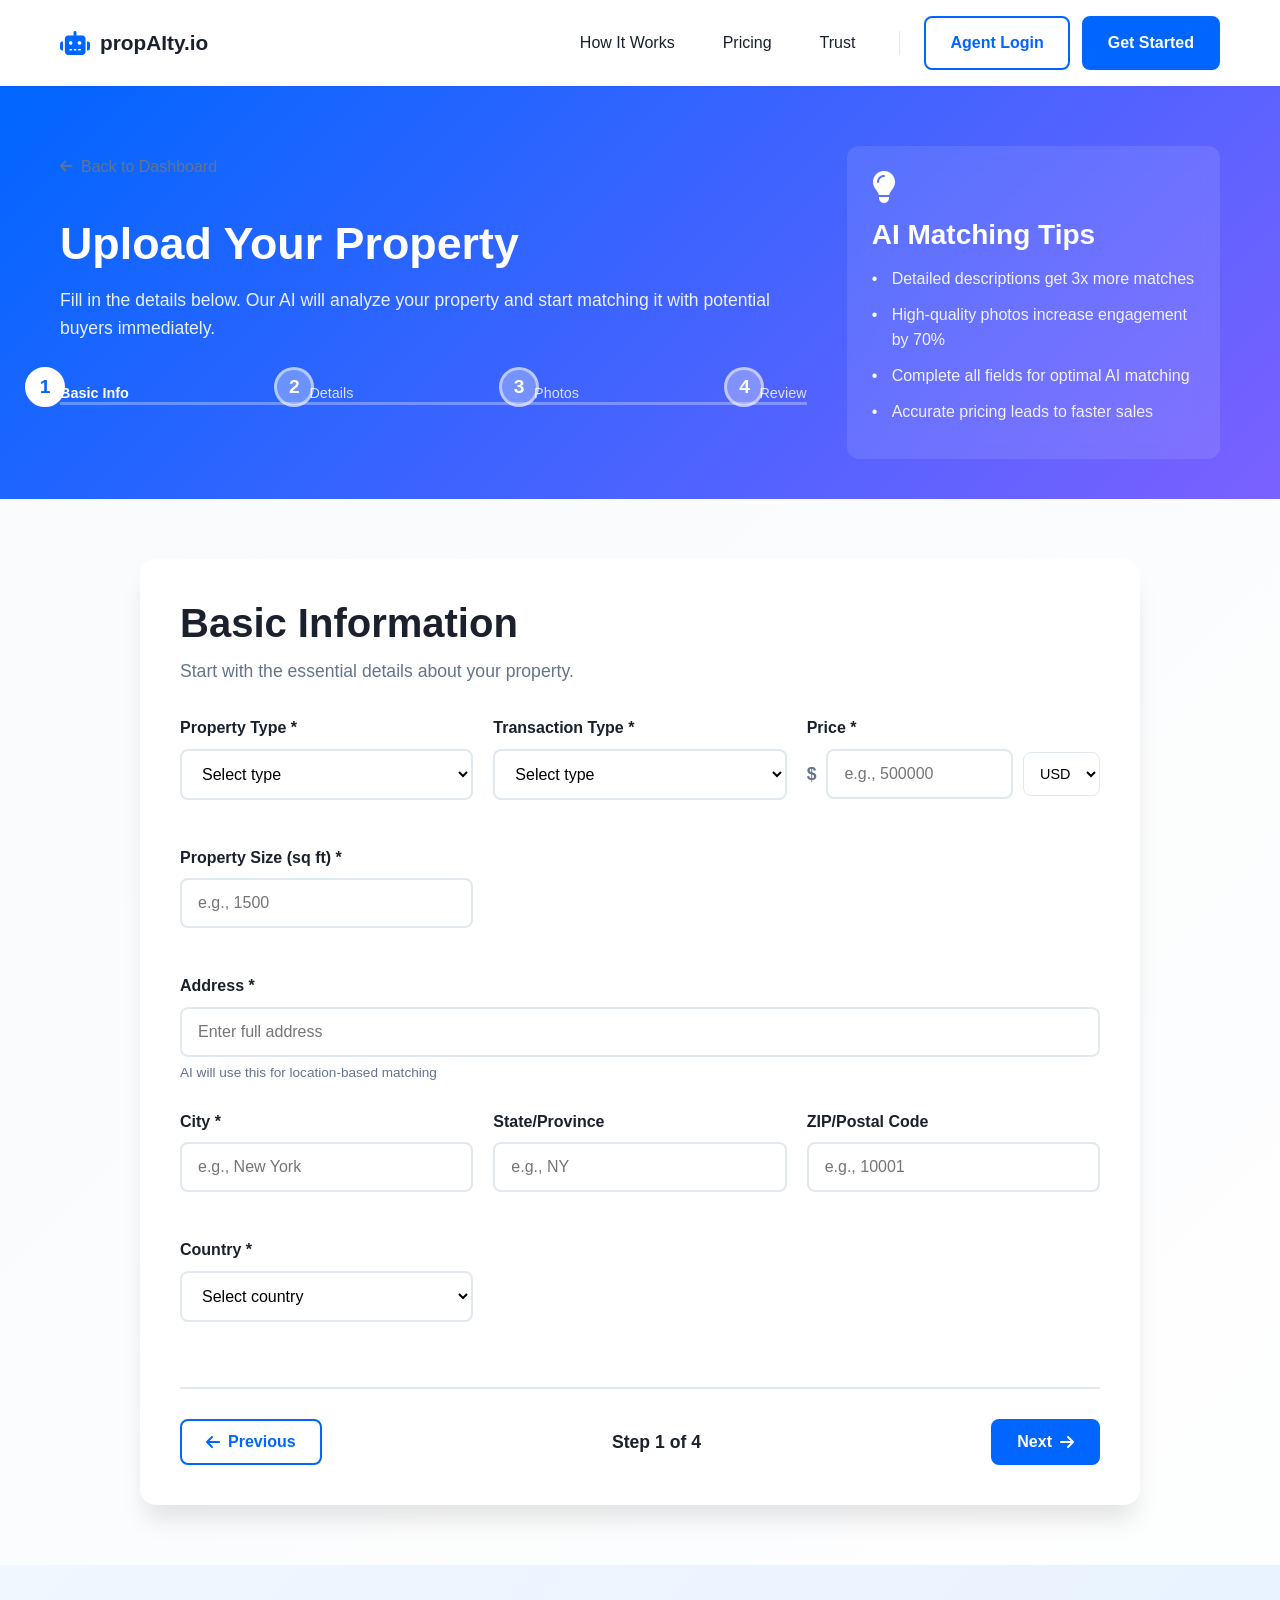
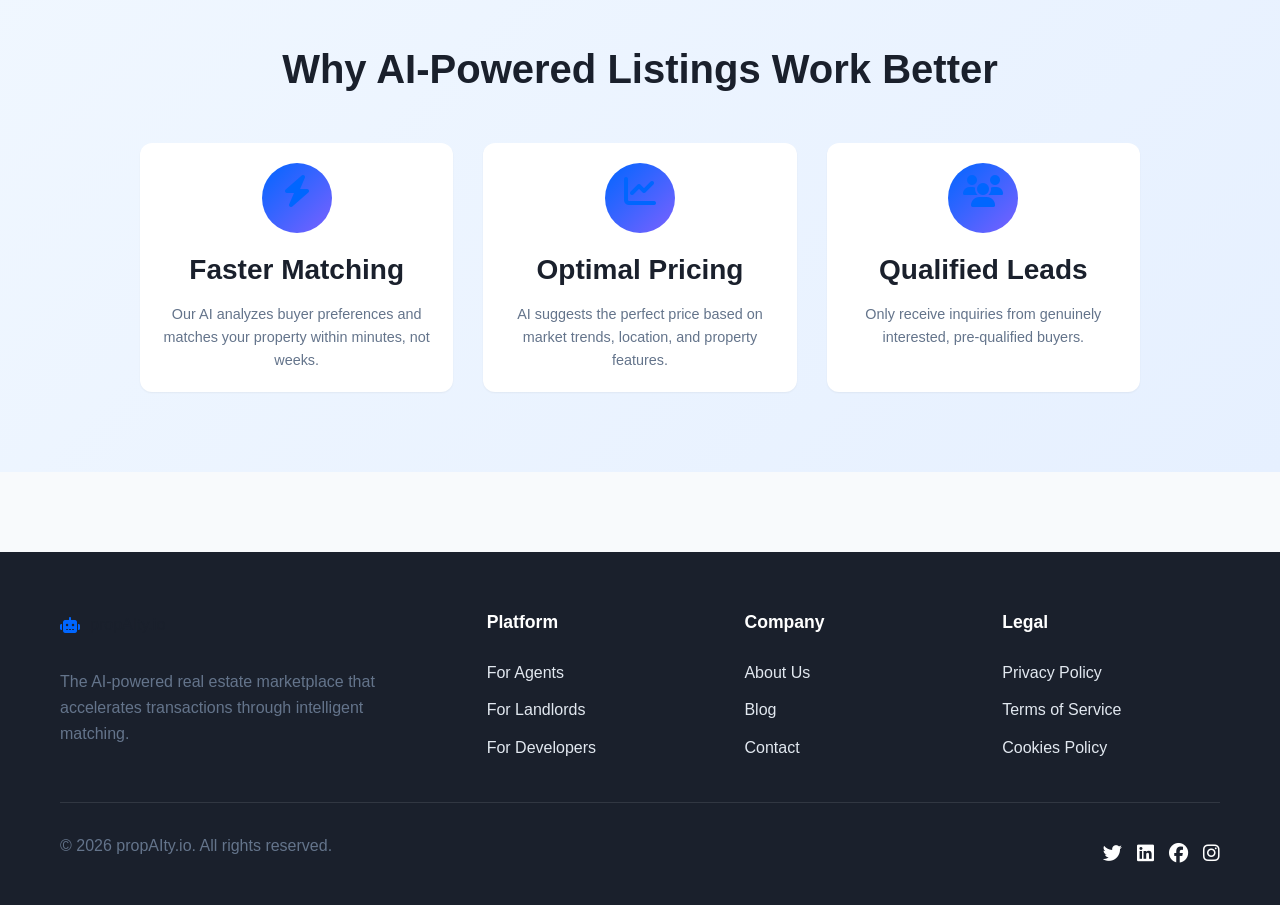
<file: property-upload.html>
<!DOCTYPE html>
<html lang="en">
<head>
    <meta charset="UTF-8">
    <meta name="viewport" content="width=device-width, initial-scale=1.0">
    <title>Upload Property - propAIty.io</title>
    <link rel="stylesheet" href="css/main.css">
    <link rel="stylesheet" href="css/layout.css">
    <link rel="stylesheet" href="css/components.css">
    <link rel="stylesheet" href="https://cdnjs.cloudflare.com/ajax/libs/font-awesome/6.4.0/css/all.min.css">
    <link rel="preconnect" href="https://fonts.googleapis.com">
    <link rel="preconnect" href="https://fonts.gstatic.com" crossorigin>
    <link rel="icon" href="assets/logos/favicon.svg" type="image/svg+xml">
</head>
<body>
    <!-- Navigation -->
    <div id="navbar-container"></div>
    
    <main class="property-upload-page">
        <!-- Upload Header -->
        <section class="upload-header">
            <div class="container">
                <div class="upload-header-content">
                    <div class="upload-intro">
                        <a href="dashboard-coming-soon.html" class="back-link">
                            <i class="fas fa-arrow-left"></i> Back to Dashboard
                        </a>
                        <h1>Upload Your Property</h1>
                        <p class="subtitle">Fill in the details below. Our AI will analyze your property and start matching it with potential buyers immediately.</p>
                        
                        <div class="upload-progress">
                            <div class="progress-steps">
                                <div class="step active">
                                    <div class="step-number">1</div>
                                    <span class="step-label">Basic Info</span>
                                </div>
                                <div class="step">
                                    <div class="step-number">2</div>
                                    <span class="step-label">Details</span>
                                </div>
                                <div class="step">
                                    <div class="step-number">3</div>
                                    <span class="step-label">Photos</span>
                                </div>
                                <div class="step">
                                    <div class="step-number">4</div>
                                    <span class="step-label">Review</span>
                                </div>
                            </div>
                        </div>
                    </div>
                    
                    <div class="upload-tips">
                        <div class="tip-card">
                            <i class="fas fa-lightbulb"></i>
                            <h3>AI Matching Tips</h3>
                            <ul class="tip-list">
                                <li>Detailed descriptions get 3x more matches</li>
                                <li>High-quality photos increase engagement by 70%</li>
                                <li>Complete all fields for optimal AI matching</li>
                                <li>Accurate pricing leads to faster sales</li>
                            </ul>
                        </div>
                    </div>
                </div>
            </div>
        </section>
        
        <!-- Upload Form -->
        <section class="upload-form-section">
            <div class="container">
                <form id="propertyUploadForm" class="property-upload-form">
                    <!-- Step 1: Basic Information -->
                    <div class="form-step active" id="step1">
                        <h2>Basic Information</h2>
                        <p class="step-description">Start with the essential details about your property.</p>
                        
                        <div class="form-grid">
                            <div class="form-group">
                                <label for="propertyType" class="form-label">Property Type *</label>
                                <select id="propertyType" name="propertyType" required class="form-input">
                                    <option value="">Select type</option>
                                    <option value="apartment">Apartment</option>
                                    <option value="house">House</option>
                                    <option value="villa">Villa</option>
                                    <option value="condo">Condominium</option>
                                    <option value="townhouse">Townhouse</option>
                                    <option value="commercial">Commercial</option>
                                    <option value="land">Land</option>
                                </select>
                            </div>
                            
                            <div class="form-group">
                                <label for="transactionType" class="form-label">Transaction Type *</label>
                                <select id="transactionType" name="transactionType" required class="form-input">
                                    <option value="">Select type</option>
                                    <option value="sale">For Sale</option>
                                    <option value="rent">For Rent</option>
                                    <option value="short-term">Short-term Rental</option>
                                </select>
                            </div>
                            
                            <div class="form-group">
                                <label for="price" class="form-label">Price *</label>
                                <div class="price-input">
                                    <span class="currency">$</span>
                                    <input type="number" id="price" name="price" required 
                                           placeholder="e.g., 500000" class="form-input" min="0">
                                    <select id="currency" name="currency" class="currency-select">
                                        <option value="USD">USD</option>
                                        <option value="EUR">EUR</option>
                                        <option value="GBP">GBP</option>
                                        <option value="AED">AED</option>
                                    </select>
                                </div>
                            </div>
                            
                            <div class="form-group">
                                <label for="propertySize" class="form-label">Property Size (sq ft) *</label>
                                <input type="number" id="propertySize" name="propertySize" required 
                                       placeholder="e.g., 1500" class="form-input" min="0">
                            </div>
                        </div>
                        
                        <div class="form-group">
                            <label for="address" class="form-label">Address *</label>
                            <input type="text" id="address" name="address" required 
                                   placeholder="Enter full address" class="form-input">
                            <div class="form-hint">AI will use this for location-based matching</div>
                        </div>
                        
                        <div class="form-grid">
                            <div class="form-group">
                                <label for="city" class="form-label">City *</label>
                                <input type="text" id="city" name="city" required 
                                       placeholder="e.g., New York" class="form-input">
                            </div>
                            
                            <div class="form-group">
                                <label for="state" class="form-label">State/Province</label>
                                <input type="text" id="state" name="state" 
                                       placeholder="e.g., NY" class="form-input">
                            </div>
                            
                            <div class="form-group">
                                <label for="zipCode" class="form-label">ZIP/Postal Code</label>
                                <input type="text" id="zipCode" name="zipCode" 
                                       placeholder="e.g., 10001" class="form-input">
                            </div>
                            
                            <div class="form-group">
                                <label for="country" class="form-label">Country *</label>
                                <select id="country" name="country" required class="form-input">
                                    <option value="">Select country</option>
                                    <option value="US">United States</option>
                                    <option value="UK">United Kingdom</option>
                                    <option value="CA">Canada</option>
                                    <option value="AU">Australia</option>
                                    <option value="AE">United Arab Emirates</option>
                                    <option value="SA">Saudi Arabia</option>
                                </select>
                            </div>
                        </div>
                    </div>
                    
                    <!-- Step 2: Property Details -->
                    <div class="form-step" id="step2">
                        <h2>Property Details</h2>
                        <p class="step-description">Help buyers understand what makes your property special.</p>
                        
                        <div class="form-group">
                            <label for="title" class="form-label">Listing Title *</label>
                            <input type="text" id="title" name="title" required 
                                   placeholder="e.g., Luxury 3-Bedroom Apartment with Ocean View" 
                                   class="form-input" maxlength="100">
                            <div class="form-hint">Catchy titles attract more attention</div>
                        </div>
                        
                        <div class="form-group">
                            <label for="description" class="form-label">Description *</label>
                            <textarea id="description" name="description" required 
                                      placeholder="Describe your property in detail. Include features, amenities, neighborhood info, and what makes it special."
                                      class="form-input" rows="6"></textarea>
                            <div class="form-hint">Detailed descriptions improve AI matching accuracy</div>
                            <div class="char-count">
                                <span id="charCount">0</span> / 2000 characters
                            </div>
                        </div>
                        
                        <div class="form-grid">
                            <div class="form-group">
                                <label for="bedrooms" class="form-label">Bedrooms</label>
                                <select id="bedrooms" name="bedrooms" class="form-input">
                                    <option value="">Select</option>
                                    <option value="0">Studio</option>
                                    <option value="1">1</option>
                                    <option value="2">2</option>
                                    <option value="3">3</option>
                                    <option value="4">4</option>
                                    <option value="5">5+</option>
                                </select>
                            </div>
                            
                            <div class="form-group">
                                <label for="bathrooms" class="form-label">Bathrooms</label>
                                <select id="bathrooms" name="bathrooms" class="form-input">
                                    <option value="">Select</option>
                                    <option value="1">1</option>
                                    <option value="1.5">1.5</option>
                                    <option value="2">2</option>
                                    <option value="2.5">2.5</option>
                                    <option value="3">3</option>
                                    <option value="3+">3+</option>
                                </select>
                            </div>
                            
                            <div class="form-group">
                                <label for="yearBuilt" class="form-label">Year Built</label>
                                <input type="number" id="yearBuilt" name="yearBuilt" 
                                       placeholder="e.g., 2010" class="form-input" 
                                       min="1800" max="2024">
                            </div>
                            
                            <div class="form-group">
                                <label for="parking" class="form-label">Parking Spaces</label>
                                <select id="parking" name="parking" class="form-input">
                                    <option value="">Select</option>
                                    <option value="0">None</option>
                                    <option value="1">1</option>
                                    <option value="2">2</option>
                                    <option value="3">3</option>
                                    <option value="4+">4+</option>
                                </select>
                            </div>
                        </div>
                        
                        <div class="form-group">
                            <label class="form-label">Amenities</label>
                            <div class="amenities-grid">
                                <label class="checkbox-label">
                                    <input type="checkbox" name="amenities" value="pool">
                                    <span>Swimming Pool</span>
                                </label>
                                <label class="checkbox-label">
                                    <input type="checkbox" name="amenities" value="gym">
                                    <span>Gym/Fitness Center</span>
                                </label>
                                <label class="checkbox-label">
                                    <input type="checkbox" name="amenities" value="garden">
                                    <span>Garden/Yard</span>
                                </label>
                                <label class="checkbox-label">
                                    <input type="checkbox" name="amenities" value="balcony">
                                    <span>Balcony/Terrace</span>
                                </label>
                                <label class="checkbox-label">
                                    <input type="checkbox" name="amenities" value="security">
                                    <span>24/7 Security</span>
                                </label>
                                <label class="checkbox-label">
                                    <input type="checkbox" name="amenities" value="parking">
                                    <span>Parking Garage</span>
                                </label>
                                <label class="checkbox-label">
                                    <input type="checkbox" name="amenities" value="elevator">
                                    <span>Elevator</span>
                                </label>
                                <label class="checkbox-label">
                                    <input type="checkbox" name="amenities" value="furnished">
                                    <span>Furnished</span>
                                </label>
                                <label class="checkbox-label">
                                    <input type="checkbox" name="amenities" value="pet-friendly">
                                    <span>Pet Friendly</span>
                                </label>
                                <label class="checkbox-label">
                                    <input type="checkbox" name="amenities" value="smart-home">
                                    <span>Smart Home</span>
                                </label>
                            </div>
                        </div>
                    </div>
                    
                    <!-- Step 3: Photos -->
                    <div class="form-step" id="step3">
                        <h2>Property Photos</h2>
                        <p class="step-description">Upload high-quality photos. First photo will be the main listing image.</p>
                        
                        <div class="photo-upload-area" id="photoUploadArea">
                            <div class="upload-instructions">
                                <i class="fas fa-cloud-upload-alt"></i>
                                <h3>Drag & Drop Photos Here</h3>
                                <p>or click to browse</p>
                                <p class="upload-note">Upload up to 20 photos (Max 5MB each, JPG or PNG)</p>
                            </div>
                            <input type="file" id="photoInput" accept="image/*" multiple style="display: none;">
                        </div>
                        
                        <div class="uploaded-photos" id="uploadedPhotos">
                            <!-- Photos will be added here -->
                        </div>
                        
                        <div class="photo-tips">
                            <h4><i class="fas fa-tips"></i> Photo Tips:</h4>
                            <ul>
                                <li>Use natural lighting for better quality</li>
                                <li>Show all rooms and key features</li>
                                <li>Include exterior shots and neighborhood</li>
                                <li>First photo should be the best exterior shot</li>
                            </ul>
                        </div>
                    </div>
                    
                    <!-- Step 4: Review & Submit -->
                    <div class="form-step" id="step4">
                        <h2>Review & Submit</h2>
                        <p class="step-description">Review all information before submitting to AI matching.</p>
                        
                        <div class="review-summary">
                            <div class="review-section">
                                <h3>Basic Information</h3>
                                <div class="review-content" id="reviewBasic">
                                    <!-- Will be populated by JS -->
                                </div>
                            </div>
                            
                            <div class="review-section">
                                <h3>Property Details</h3>
                                <div class="review-content" id="reviewDetails">
                                    <!-- Will be populated by JS -->
                                </div>
                            </div>
                            
                            <div class="review-section">
                                <h3>Photos</h3>
                                <div class="review-content" id="reviewPhotos">
                                    <!-- Will be populated by JS -->
                                </div>
                            </div>
                        </div>
                        
                        <div class="form-group">
                            <label class="checkbox-label">
                                <input type="checkbox" id="termsAgreement" name="termsAgreement" required>
                                <span>I confirm that all information provided is accurate and I have the right to list this property. I agree to the <a href="#">Listing Terms</a> and <a href="#">Privacy Policy</a>.</span>
                            </label>
                        </div>
                        
                        <div class="form-group">
                            <label class="checkbox-label">
                                <input type="checkbox" id="aiAnalysis" name="aiAnalysis" checked>
                                <span>Allow AI to analyze this property for matching and market insights</span>
                            </label>
                        </div>
                    </div>
                    
                    <!-- Navigation Buttons -->
                    <div class="form-navigation">
                        <button type="button" class="btn btn-outline" id="prevBtn" disabled>
                            <i class="fas fa-arrow-left"></i> Previous
                        </button>
                        
                        <div class="step-indicator">
                            Step <span id="currentStep">1</span> of 4
                        </div>
                        
                        <button type="button" class="btn btn-primary" id="nextBtn">
                            Next <i class="fas fa-arrow-right"></i>
                        </button>
                        
                        <button type="submit" class="btn btn-success" id="submitBtn" style="display: none;">
                            <i class="fas fa-rocket"></i> Submit to AI Matching
                        </button>
                    </div>
                </form>
                
                <!-- Success Modal -->
                <div id="successModal" class="modal hidden">
                    <div class="modal-content">
                        <button class="modal-close" id="closeSuccessModal">
                            <i class="fas fa-times"></i>
                        </button>
                        <div class="success-content">
                            <div class="success-icon">
                                <i class="fas fa-check-circle"></i>
                            </div>
                            <h2>Property Listed Successfully!</h2>
                            <p class="success-message">Your property has been submitted to our AI matching system. You'll start receiving qualified leads within 24 hours.</p>
                            
                            <div class="ai-analysis">
                                <h4><i class="fas fa-brain"></i> AI Analysis Started</h4>
                                <ul>
                                    <li><i class="fas fa-check"></i> Property data processed</li>
                                    <li><i class="fas fa-sync"></i> Matching with potential buyers</li>
                                    <li><i class="fas fa-chart-line"></i> Market analysis in progress</li>
                                </ul>
                            </div>
                            
                            <div class="success-actions">
                                <a href="dashboard-coming-soon.html" class="btn btn-outline">
                                    <i class="fas fa-tachometer-alt"></i> Go to Dashboard
                                </a>
                                <a href="property-upload.html" class="btn btn-primary">
                                    <i class="fas fa-plus"></i> List Another Property
                                </a>
                            </div>
                        </div>
                    </div>
                </div>
            </div>
        </section>
        
        <!-- AI Benefits Section -->
        <section class="ai-benefits">
            <div class="container">
                <h2>Why AI-Powered Listings Work Better</h2>
                <div class="benefits-grid">
                    <div class="benefit">
                        <div class="benefit-icon">
                            <i class="fas fa-bolt"></i>
                        </div>
                        <h3>Faster Matching</h3>
                        <p>Our AI analyzes buyer preferences and matches your property within minutes, not weeks.</p>
                    </div>
                    <div class="benefit">
                        <div class="benefit-icon">
                            <i class="fas fa-chart-line"></i>
                        </div>
                        <h3>Optimal Pricing</h3>
                        <p>AI suggests the perfect price based on market trends, location, and property features.</p>
                    </div>
                    <div class="benefit">
                        <div class="benefit-icon">
                            <i class="fas fa-users"></i>
                        </div>
                        <h3>Qualified Leads</h3>
                        <p>Only receive inquiries from genuinely interested, pre-qualified buyers.</p>
                    </div>
                </div>
            </div>
        </section>
    </main>
    
    <!-- Footer -->
    <div id="footer-container"></div>
    
    <!-- Scripts -->
    <script src="js/main.js"></script>
    <script src="js/components/navbar.js"></script>
    <script src="js/components/footer.js"></script>
    <script src="js/property-upload.js"></script>
</body>
</html>
</file>
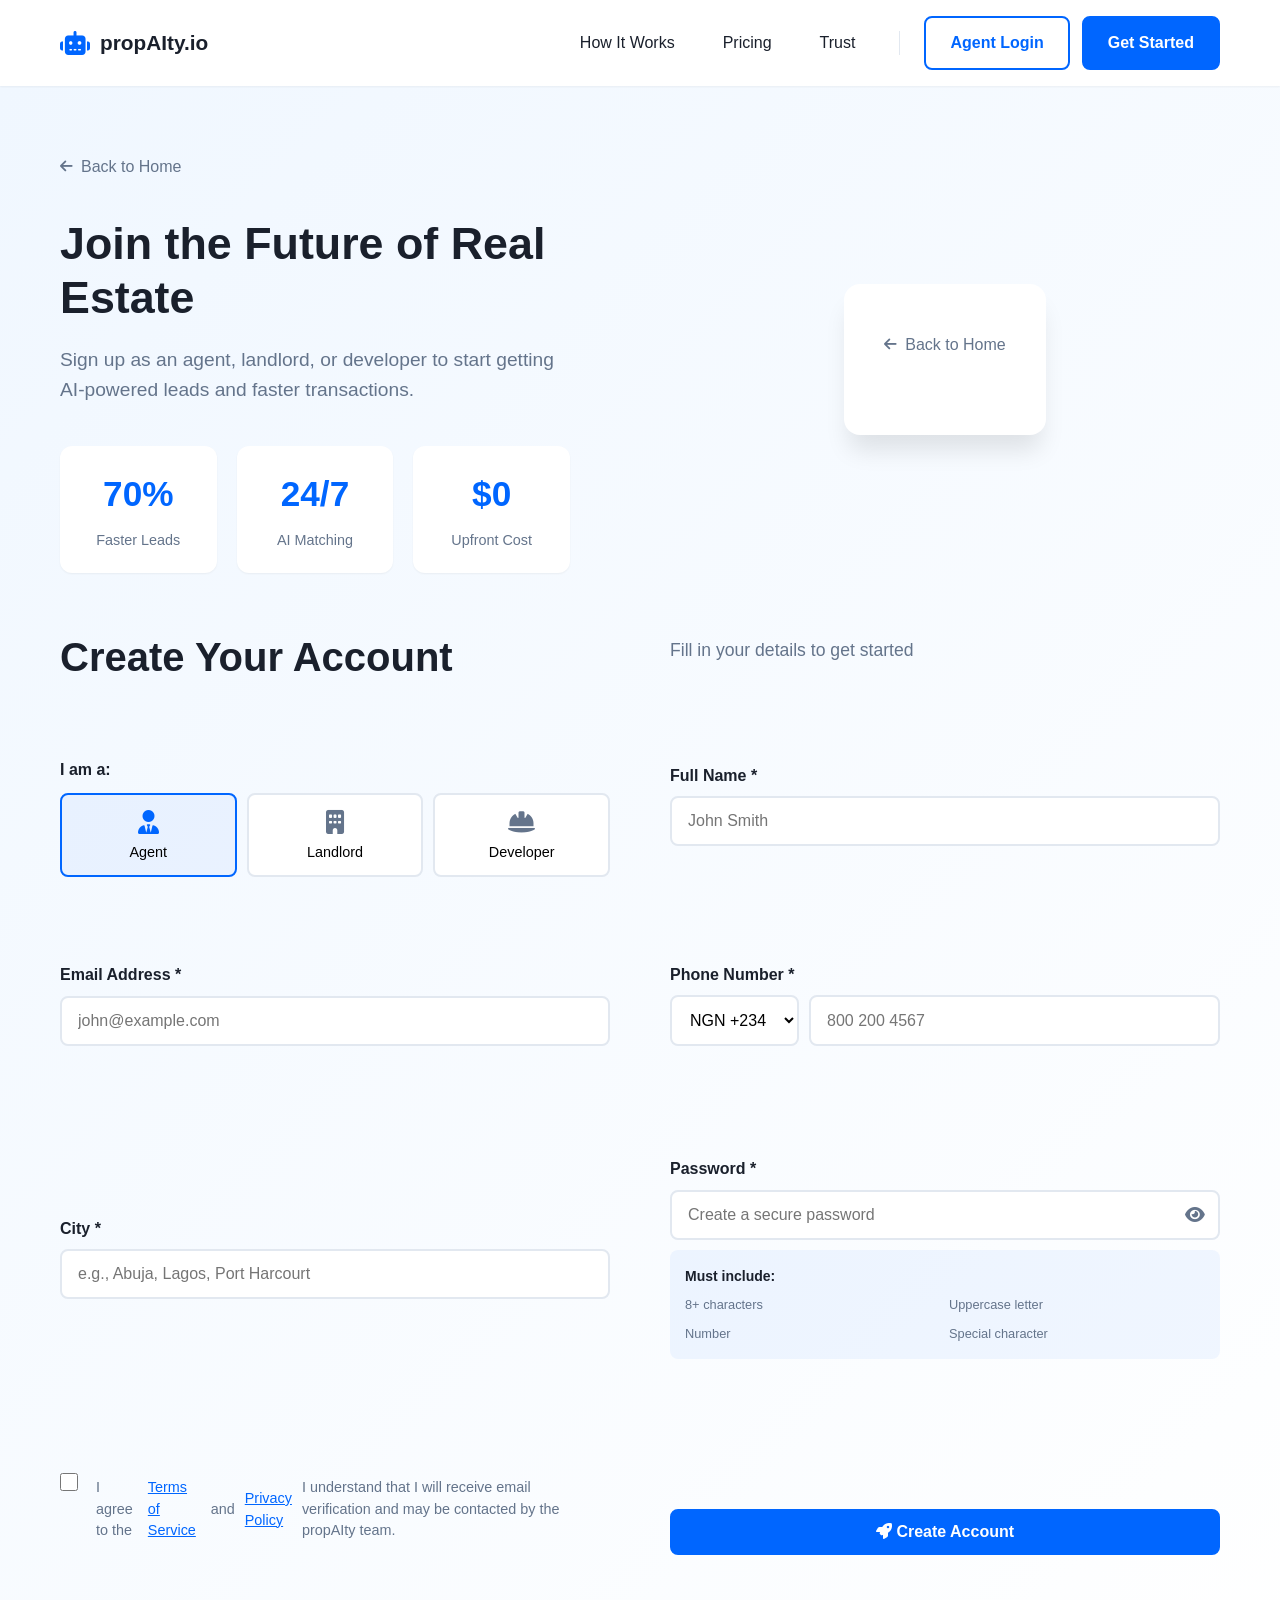
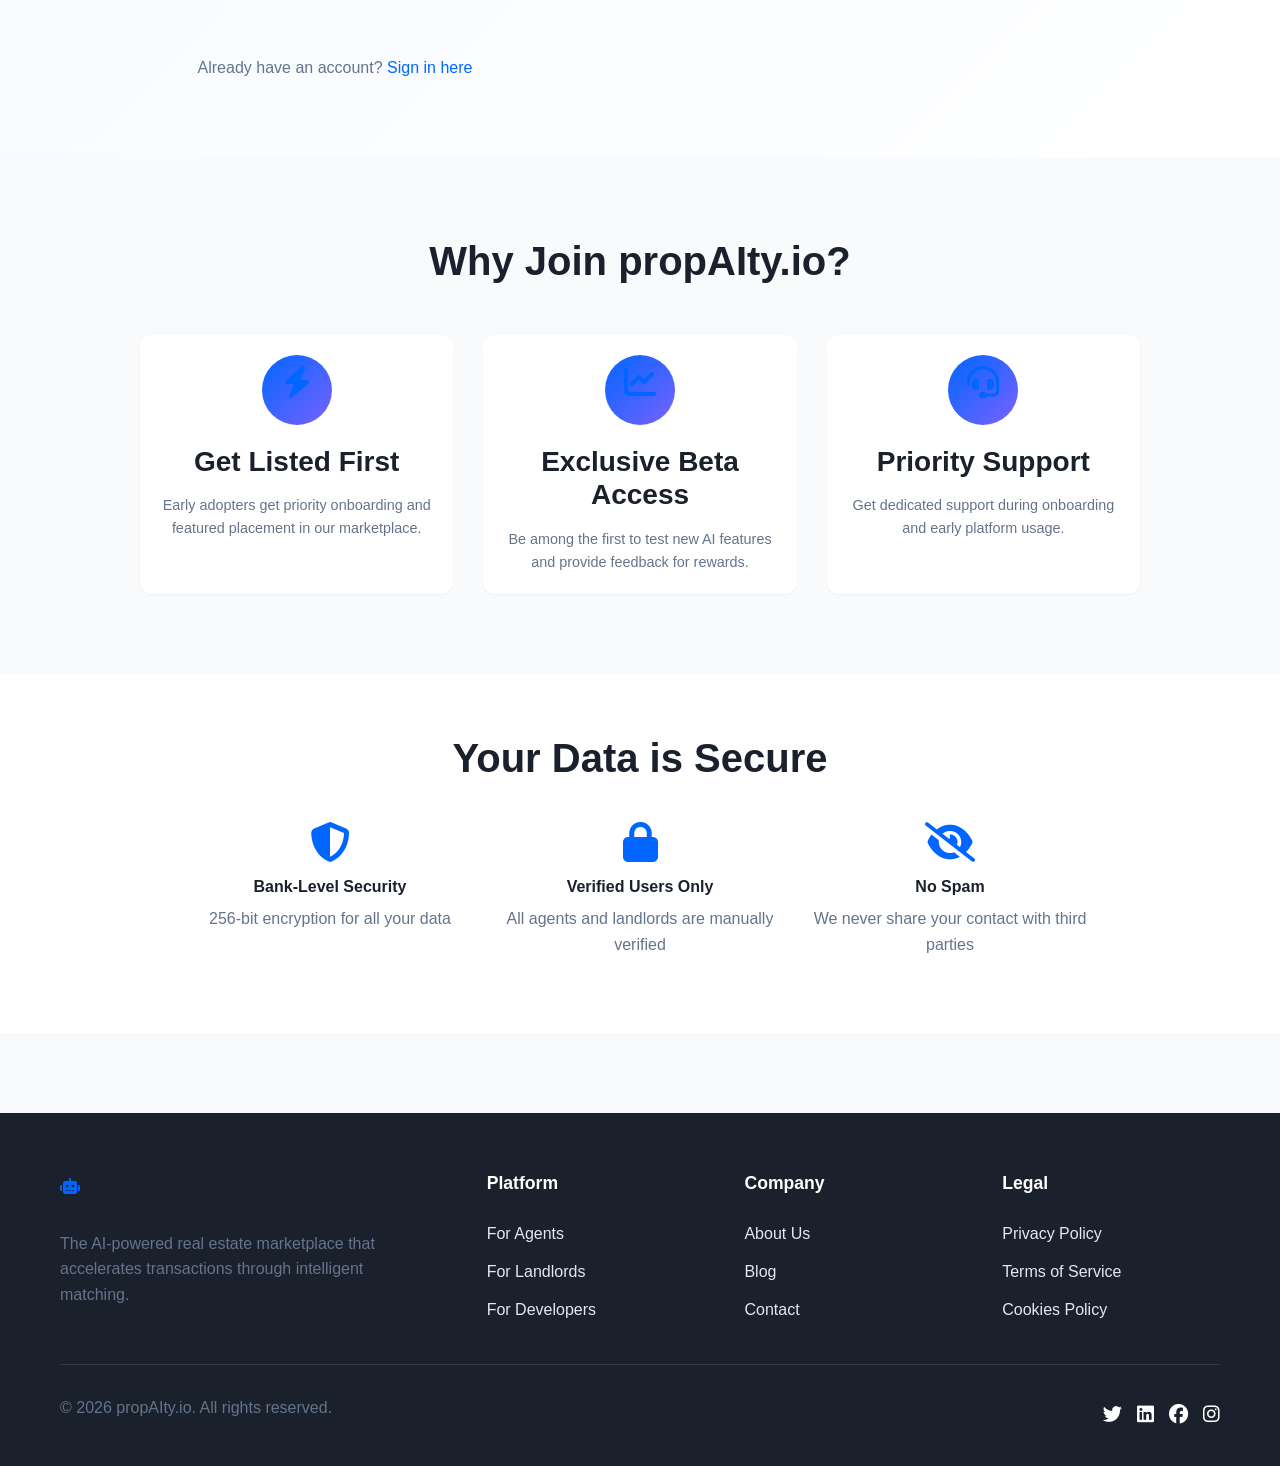
<file: signup.html>
<!DOCTYPE html>
<html lang="en">
<head>
    <meta charset="UTF-8">
    <meta name="viewport" content="width=device-width, initial-scale=1.0">
    <title>Join propAIty.io - AI Real Estate Platform</title>
    <link rel="stylesheet" href="css/main.css">
    <link rel="stylesheet" href="css/layout.css">
    <link rel="stylesheet" href="css/components.css">
    <link rel="stylesheet" href="https://cdnjs.cloudflare.com/ajax/libs/font-awesome/6.4.0/css/all.min.css">
    <link rel="preconnect" href="https://fonts.googleapis.com">
    <link rel="preconnect" href="https://fonts.gstatic.com" crossorigin>
    <link rel="icon" href="assets/logos/favicon.svg" type="image/svg+xml">
</head>
<body>
    <!-- Navigation -->
    <div id="navbar-container"></div>
    
    <main class="signup-page">
        <!-- Hero Section -->
        <section class="signup-hero">
            <div class="container">
                <div class="signup-hero-content">
                    <div class="signup-intro">
                        <a href="index.html" class="back-link">
                            <i class="fas fa-arrow-left"></i> Back to Home
                        </a>
                        <h1>Join the Future of Real Estate</h1>
                        <p class="subtitle">Sign up as an agent, landlord, or developer to start getting AI-powered leads and faster transactions.</p>
                        
                        <div class="signup-stats">
                            <div class="stat">
                                <span class="stat-number">70%</span>
                                <span class="stat-label">Faster Leads</span>
                            </div>
                            <div class="stat">
                                <span class="stat-number">24/7</span>
                                <span class="stat-label">AI Matching</span>
                            </div>
                            <div class="stat">
                                <span class="stat-number">$0</span>
                                <span class="stat-label">Upfront Cost</span>
                            </div>
                        </div>
                    </div>
                    
                    <div class="signup-form-container">
                        <!-- Back Link - ADD THIS -->
                         <a href="index.html" class="back-link">
                           <i class="fas fa-arrow-left"></i> Back to Home
                         </a>
    
                      <!-- Signup Form -->
                         <form id="signupForm" class="signup-form">
                    <!-- rest of your form -->
                    </form>
                    </div>
                            <h2>Create Your Account</h2>
                            <p class="form-subtitle">Fill in your details to get started</p>
                            
                            <!-- Role Selection -->
                            <div class="form-group">
                                <label class="form-label">I am a:</label>
                                <div class="role-selector">
                                    <button type="button" class="role-option active" data-role="agent">
                                        <i class="fas fa-user-tie"></i>
                                        <span>Agent</span>
                                    </button>
                                    <button type="button" class="role-option" data-role="landlord">
                                        <i class="fas fa-building"></i>
                                        <span>Landlord</span>
                                    </button>
                                    <button type="button" class="role-option" data-role="developer">
                                        <i class="fas fa-hard-hat"></i>
                                        <span>Developer</span>
                                    </button>
                                </div>
                                <input type="hidden" id="userRole" name="role" value="agent">
                            </div>
                            
                            <!-- Name Fields -->
                            <div class="form-group">
                                <label for="fullName" class="form-label">Full Name *</label>
                                <input type="text" id="fullName" name="fullName" required 
                                       placeholder="John Smith" class="form-input">
                                <div class="form-error" id="nameError"></div>
                            </div>
                            
                            <!-- Email Field -->
                            <div class="form-group">
                                <label for="email" class="form-label">Email Address *</label>
                                <input type="email" id="email" name="email" required 
                                       placeholder="john@example.com" class="form-input">
                                <div class="form-error" id="emailError"></div>
                            </div>
                            
                            <!-- Phone Field -->
                            <div class="form-group">
                                <label for="phone" class="form-label">Phone Number *</label>
                                <div class="phone-input-group">
                                    <select id="countryCode" name="countryCode" class="country-code">
                                        <option value="+234">NGN +234</option>
                                        <!--<option value="+1">🇺🇸 +1</option>
                                        <option value="+44">🇬🇧 +44</option>
                                        <option value="+61">🇦🇺 +61</option>
                                        <option value="+27">🇿🇦 +27</option>
                                        <option value="+971">🇦🇪 +971</option>-->
                                    </select>
                                    <input type="tel" id="phone" name="phone" required 
                                           placeholder="800 200 4567" class="form-input phone-input">
                                </div>
                                <div class="form-error" id="phoneError"></div>
                            </div>
                            
                            <!-- City Field -->
                            <div class="form-group">
                                <label for="city" class="form-label">City *</label>
                                <input type="text" id="city" name="city" required 
                                       placeholder="e.g., Abuja, Lagos, Port Harcourt" class="form-input">
                                <div class="form-error" id="cityError"></div>
                            </div>
                            
                            <!-- Password Field -->
                            <div class="form-group">
                                <label for="password" class="form-label">Password *</label>
                                <div class="password-input-group">
                                    <input type="password" id="password" name="password" required 
                                           placeholder="Create a secure password" class="form-input">
                                    <button type="button" class="password-toggle" id="togglePassword">
                                        <i class="fas fa-eye"></i>
                                    </button>
                                </div>
                                <div class="password-requirements">
                                    <p class="req-text">Must include:</p>
                                    <ul class="req-list">
                                        <li class="req-item" id="req-length">8+ characters</li>
                                        <li class="req-item" id="req-uppercase">Uppercase letter</li>
                                        <li class="req-item" id="req-number">Number</li>
                                        <li class="req-item" id="req-special">Special character</li>
                                    </ul>
                                </div>
                                <div class="form-error" id="passwordError"></div>
                            </div>
                            
                            <!-- Terms Checkbox -->
                            <div class="form-group checkbox-group">
                                <input type="checkbox" id="terms" name="terms" required class="checkbox-input">
                                <label for="terms" class="checkbox-label">
                                    I agree to the<a href="#" class="link">Terms of Service</a>and 
                                    <a href="#" class="link">Privacy Policy</a>I understand that I will 
                                    receive email verification and may be contacted by the propAIty team.
                                </label>
                                <div class="form-error" id="termsError"></div>
                            </div>
                            
                            <!-- Submit Button -->
                            <button type="submit" class="btn btn-primary btn-block" id="submitBtn">
                                <i class="fas fa-rocket"></i> Create Account
                            </button>
                            
                            <!-- Login Link -->
                            <p class="login-link">
                                Already have an account? <a href="login.html" class="link">Sign in here</a>
                            </p>
                        </form>
                        
                        <!-- Form Success Message (Hidden by default) -->
                        <div id="successMessage" class="success-message hidden">
                            <div class="success-icon">
                                <i class="fas fa-check-circle"></i>
                            </div>
                            <h3>Application Submitted!</h3>
                            <p>We've received your application and will review it shortly. Check your email for verification.</p>
                            <a href="success.html" class="btn btn-primary">View Status</a>
                        </div>
                    </div>
                </div>
            </div>
        </section>
        
        <!-- Benefits Section -->
        <section class="signup-benefits">
            <div class="container">
                <h2>Why Join propAIty.io?</h2>
                <div class="benefits-grid">
                    <div class="benefit">
                        <div class="benefit-icon">
                            <i class="fas fa-bolt"></i>
                        </div>
                        <h3>Get Listed First</h3>
                        <p>Early adopters get priority onboarding and featured placement in our marketplace.</p>
                    </div>
                    <div class="benefit">
                        <div class="benefit-icon">
                            <i class="fas fa-chart-line"></i>
                        </div>
                        <h3>Exclusive Beta Access</h3>
                        <p>Be among the first to test new AI features and provide feedback for rewards.</p>
                    </div>
                    <div class="benefit">
                        <div class="benefit-icon">
                            <i class="fas fa-headset"></i>
                        </div>
                        <h3>Priority Support</h3>
                        <p>Get dedicated support during onboarding and early platform usage.</p>
                    </div>
                </div>
            </div>
        </section>
        
        <!-- Trust Section -->
        <section class="signup-trust">
            <div class="container">
                <h2>Your Data is Secure</h2>
                <div class="trust-features">
                    <div class="trust-feature">
                        <i class="fas fa-shield-alt"></i>
                        <h4>Bank-Level Security</h4>
                        <p>256-bit encryption for all your data</p>
                    </div>
                    <div class="trust-feature">
                        <i class="fas fa-lock"></i>
                        <h4>Verified Users Only</h4>
                        <p>All agents and landlords are manually verified</p>
                    </div>
                    <div class="trust-feature">
                        <i class="fas fa-eye-slash"></i>
                        <h4>No Spam</h4>
                        <p>We never share your contact with third parties</p>
                    </div>
                </div>
            </div>
        </section>
    </main>
    
    <!-- Footer -->
    <div id="footer-container"></div>
    
    <!-- Scripts -->
    <script src="js/main.js"></script>
    <script src="js/components/navbar.js"></script>
    <script src="js/components/footer.js"></script>
    <script src="js/form.js"></script>
</body>
</html>
</file>
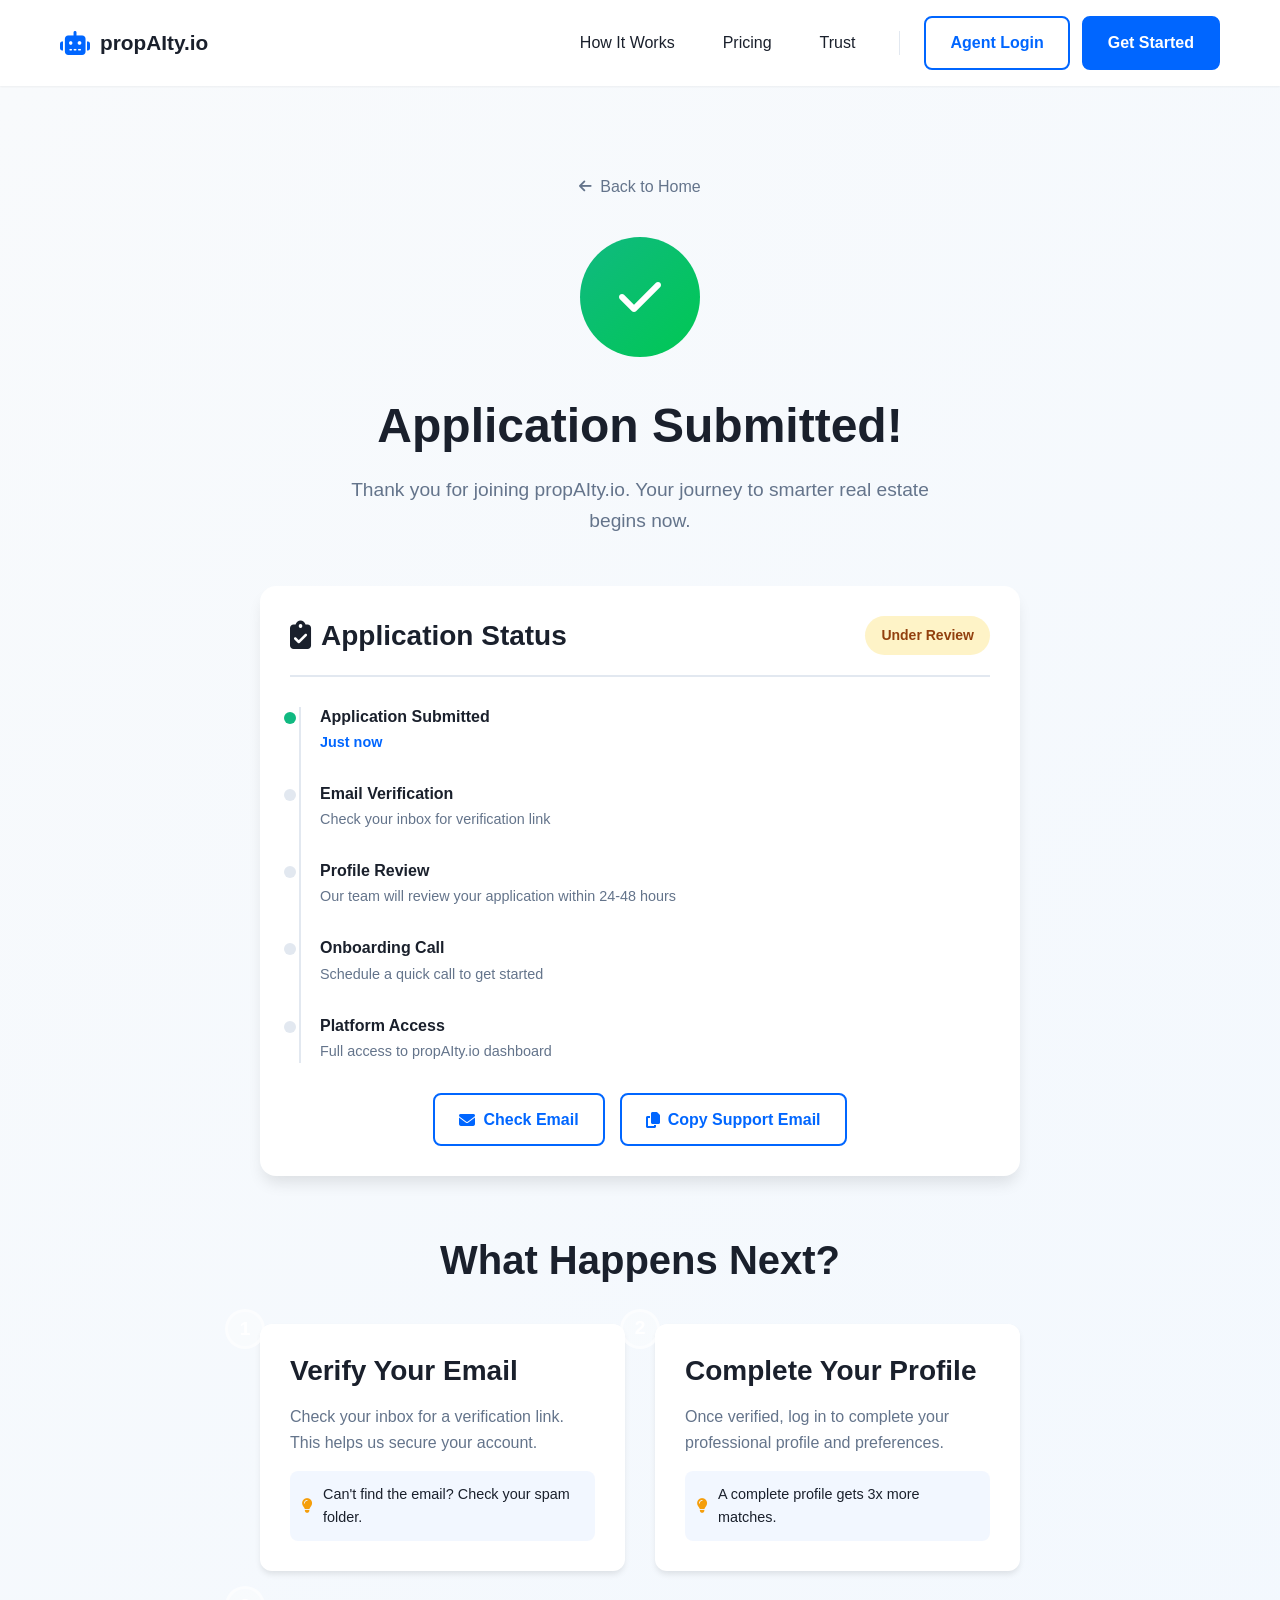
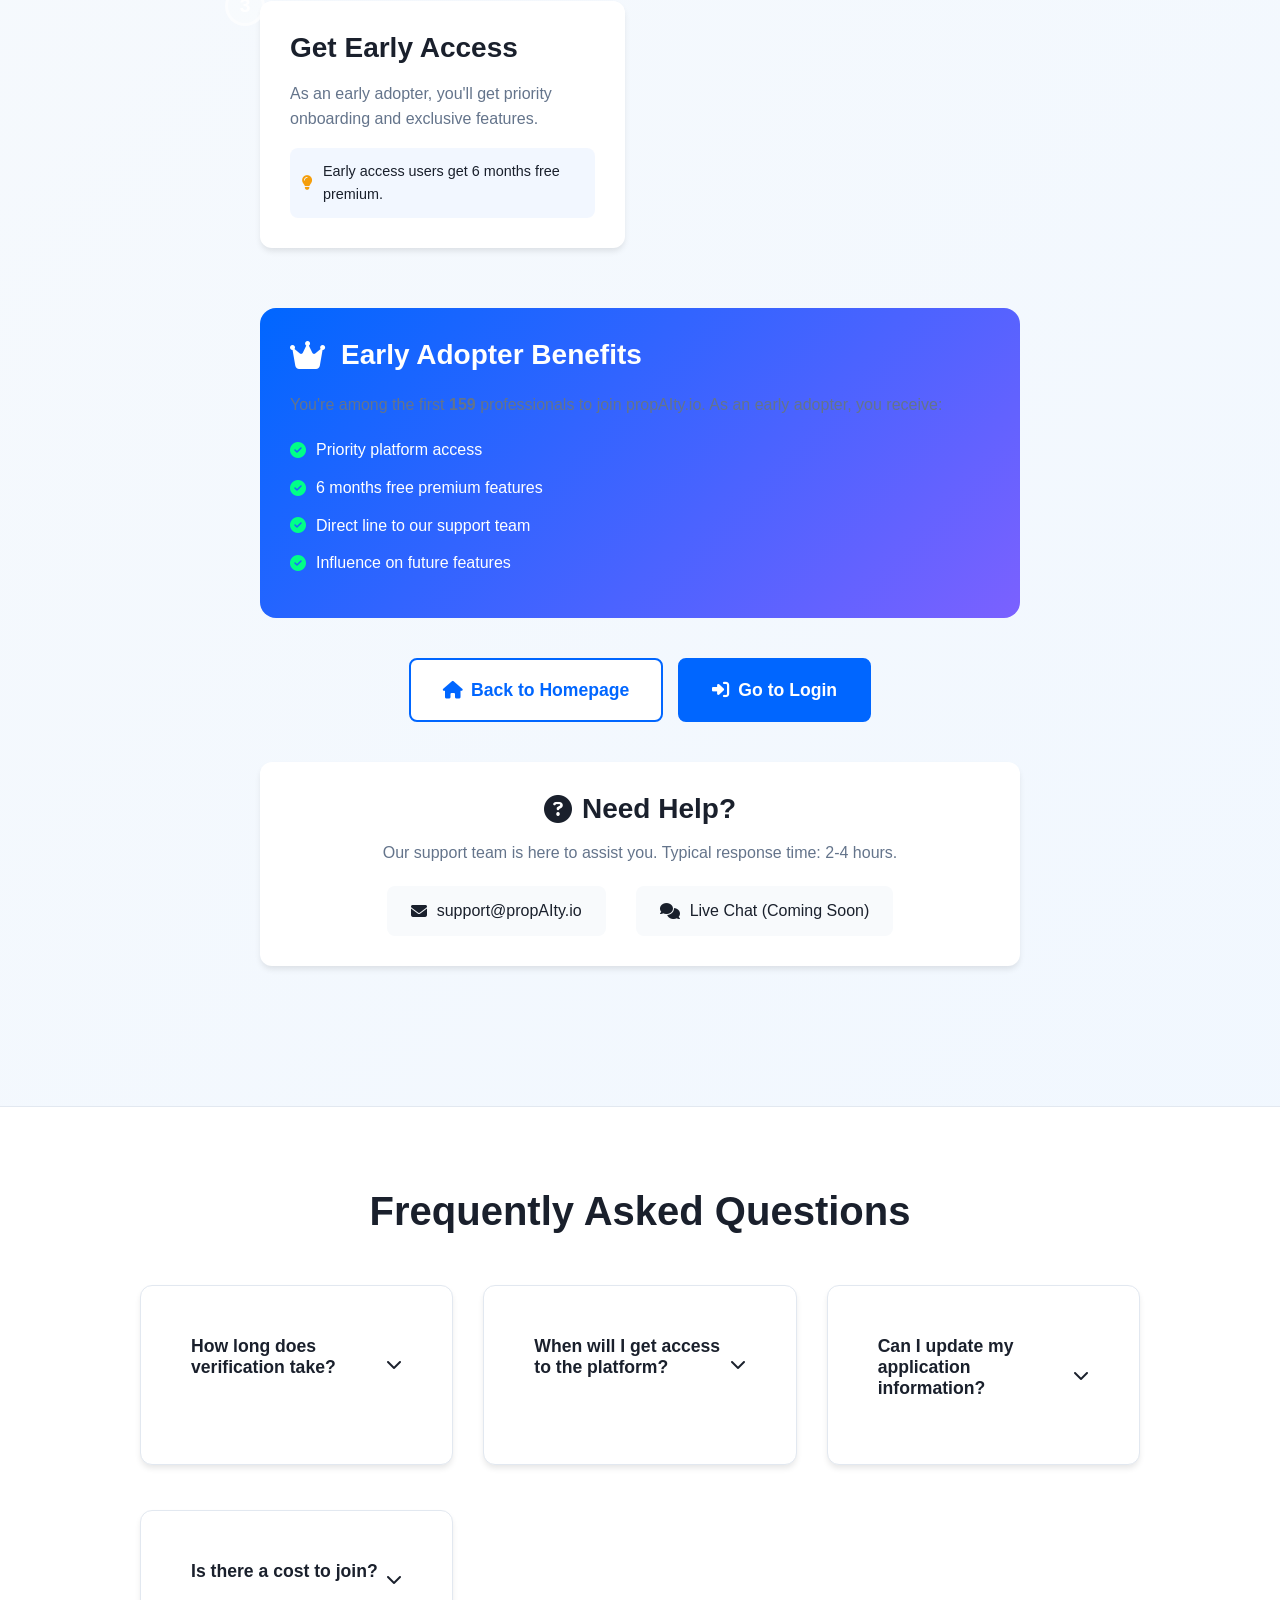
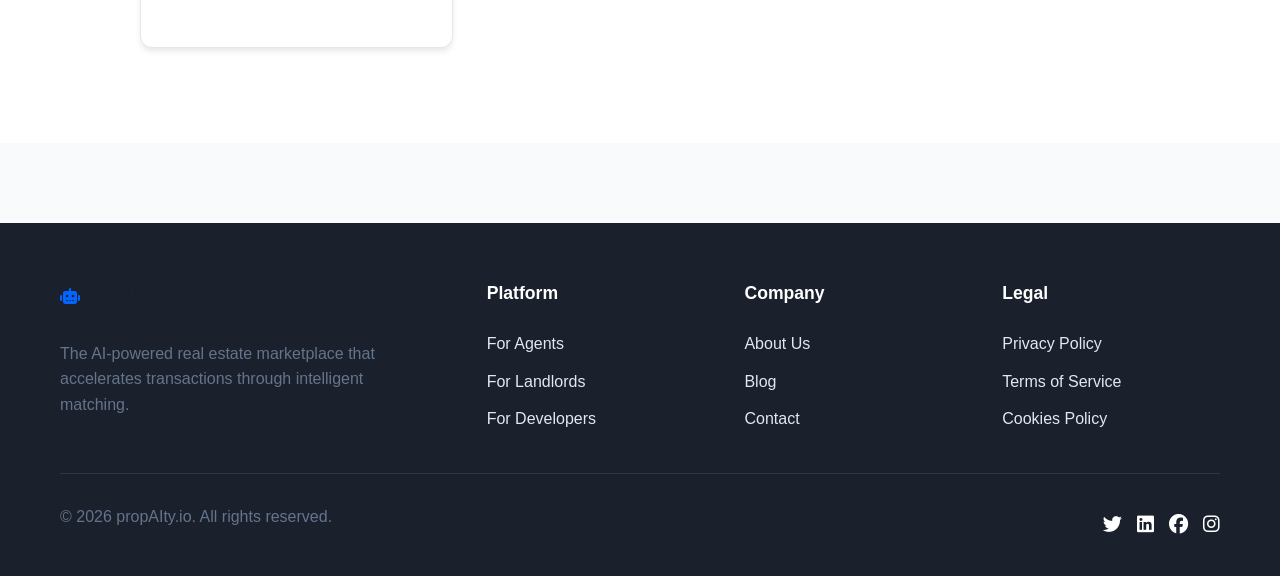
<file: success.html>
<!DOCTYPE html>
<html lang="en">
<head>
    <meta charset="UTF-8">
    <meta name="viewport" content="width=device-width, initial-scale=1.0">
    <title>Application Submitted - propAIty.io</title>
    <link rel="stylesheet" href="css/main.css">
    <link rel="stylesheet" href="css/layout.css">
    <link rel="stylesheet" href="css/components.css">
    <link rel="stylesheet" href="https://cdnjs.cloudflare.com/ajax/libs/font-awesome/6.4.0/css/all.min.css">
    <link rel="preconnect" href="https://fonts.googleapis.com">
    <link rel="preconnect" href="https://fonts.gstatic.com" crossorigin>
    <link rel="icon" href="assets/logos/favicon.svg" type="image/svg+xml">
</head>
<body>
    <!-- Navigation -->
    <div id="navbar-container"></div>
    
    <main class="success-page">
        <!-- Success Hero -->
        <section class="success-hero">
            <div class="container">
                <div class="success-content">
                    <!-- Back Link - ADD THIS -->
                       <a href="index.html" class="back-link">
                         <i class="fas fa-arrow-left"></i> Back to Home
                      </a>
                    <!-- Success Icon -->
                    <div class="success-icon-animated">
                        <div class="icon-circle">
                            <i class="fas fa-check"></i>
                        </div>
                        <div class="pulse-ring ring-1"></div>
                        <div class="pulse-ring ring-2"></div>
                        <div class="pulse-ring ring-3"></div>
                    </div>
                    <!-- Success Message -->
                    <h1 class="success-title">Application Submitted!</h1>
                    <p class="success-subtitle">Thank you for joining propAIty.io. Your journey to smarter real estate begins now.</p>
                    
                    <!-- Status Card -->
                    <div class="status-card">
                        <div class="status-header">
                            <h3><i class="fas fa-clipboard-check"></i> Application Status</h3>
                            <span class="status-badge status-pending">Under Review</span>
                        </div>
                        
                        <div class="status-timeline">
                            <div class="timeline-step active">
                                <div class="step-dot"></div>
                                <div class="step-content">
                                    <h4>Application Submitted</h4>
                                    <p class="step-time">Just now</p>
                                </div>
                            </div>
                            <div class="timeline-step">
                                <div class="step-dot"></div>
                                <div class="step-content">
                                    <h4>Email Verification</h4>
                                    <p>Check your inbox for verification link</p>
                                </div>
                            </div>
                            <div class="timeline-step">
                                <div class="step-dot"></div>
                                <div class="step-content">
                                    <h4>Profile Review</h4>
                                    <p>Our team will review your application within 24-48 hours</p>
                                </div>
                            </div>
                            <div class="timeline-step">
                                <div class="step-dot"></div>
                                <div class="step-content">
                                    <h4>Onboarding Call</h4>
                                    <p>Schedule a quick call to get started</p>
                                </div>
                            </div>
                            <div class="timeline-step">
                                <div class="step-dot"></div>
                                <div class="step-content">
                                    <h4>Platform Access</h4>
                                    <p>Full access to propAIty.io dashboard</p>
                                </div>
                            </div>
                        </div>
                        
                        <div class="status-actions">
                            <a href="mailto:" class="btn btn-outline">
                                <i class="fas fa-envelope"></i> Check Email
                            </a>
                            <button id="copyEmailBtn" class="btn btn-secondary">
                                <i class="fas fa-copy"></i> Copy Support Email
                            </button>
                        </div>
                    </div>
                    
                    <!-- Next Steps -->
                    <div class="next-steps">
                        <h2>What Happens Next?</h2>
                        <div class="steps-grid">
                            <div class="step-card">
                                <div class="step-number">1</div>
                                <h3>Verify Your Email</h3>
                                <p>Check your inbox for a verification link. This helps us secure your account.</p>
                                <div class="step-tip">
                                    <i class="fas fa-lightbulb"></i>
                                    <span>Can't find the email? Check your spam folder.</span>
                                </div>
                            </div>
                            <div class="step-card">
                                <div class="step-number">2</div>
                                <h3>Complete Your Profile</h3>
                                <p>Once verified, log in to complete your professional profile and preferences.</p>
                                <div class="step-tip">
                                    <i class="fas fa-lightbulb"></i>
                                    <span>A complete profile gets 3x more matches.</span>
                                </div>
                            </div>
                            <div class="step-card">
                                <div class="step-number">3</div>
                                <h3>Get Early Access</h3>
                                <p>As an early adopter, you'll get priority onboarding and exclusive features.</p>
                                <div class="step-tip">
                                    <i class="fas fa-lightbulb"></i>
                                    <span>Early access users get 6 months free premium.</span>
                                </div>
                            </div>
                        </div>
                    </div>
                    
                    <!-- Waitlist Position (if applicable) -->
                    <div class="waitlist-card">
                        <div class="waitlist-header">
                            <i class="fas fa-crown"></i>
                            <h3>Early Adopter Benefits</h3>
                        </div>
                        <div class="waitlist-content">
                            <p>You're among the first <strong id="waitlistPosition">150</strong> professionals to join propAIty.io. As an early adopter, you receive:</p>
                            <ul class="benefits-list">
                                <li><i class="fas fa-check-circle"></i> Priority platform access</li>
                                <li><i class="fas fa-check-circle"></i> 6 months free premium features</li>
                                <li><i class="fas fa-check-circle"></i> Direct line to our support team</li>
                                <li><i class="fas fa-check-circle"></i> Influence on future features</li>
                            </ul>
                        </div>
                    </div>
                    
                    <!-- CTA Buttons -->
                    <div class="success-actions">
                        <a href="index.html" class="btn btn-secondary btn-lg">
                            <i class="fas fa-home"></i> Back to Homepage
                        </a>
                        <a href="login.html" class="btn btn-primary btn-lg">
                            <i class="fas fa-sign-in-alt"></i> Go to Login
                        </a>
                    </div>
                    
                    <!-- Support Info -->
                    <div class="support-info">
                        <h3><i class="fas fa-question-circle"></i> Need Help?</h3>
                        <p>Our support team is here to assist you. Typical response time: 2-4 hours.</p>
                        <div class="contact-methods">
                            <a href="mailto:support@propAIty.io" class="contact-link">
                                <i class="fas fa-envelope"></i> support@propAIty.io
                            </a>
                            <a href="#" class="contact-link">
                                <i class="fas fa-comments"></i> Live Chat (Coming Soon)
                            </a>
                        </div>
                    </div>
                </div>
            </div>
        </section>
        
        <!-- FAQ Section -->
        <section class="faq-section">
            <div class="container">
                <h2>Frequently Asked Questions</h2>
                <div class="faq-grid">
                    <div class="faq-item">
                        <div class="faq-question">
                            <h3>How long does verification take?</h3>
                            <i class="fas fa-chevron-down"></i>
                        </div>
                        <div class="faq-answer">
                            <p>Most applications are reviewed within 24-48 hours. You'll receive an email notification once your account is approved.</p>
                        </div>
                    </div>
                    <div class="faq-item">
                        <div class="faq-question">
                            <h3>When will I get access to the platform?</h3>
                            <i class="fas fa-chevron-down"></i>
                        </div>
                        <div class="faq-answer">
                            <p>Full platform access is granted after your application is approved and you've completed the onboarding process.</p>
                        </div>
                    </div>
                    <div class="faq-item">
                        <div class="faq-question">
                            <h3>Can I update my application information?</h3>
                            <i class="fas fa-chevron-down"></i>
                        </div>
                        <div class="faq-answer">
                            <p>Yes, once you receive login credentials, you can update your profile information at any time.</p>
                        </div>
                    </div>
                    <div class="faq-item">
                        <div class="faq-question">
                            <h3>Is there a cost to join?</h3>
                            <i class="fas fa-chevron-down"></i>
                        </div>
                        <div class="faq-answer">
                            <p>No, joining propAIty.io is completely free. We only charge for premium features and successful transactions.</p>
                        </div>
                    </div>
                </div>
            </div>
        </section>
    </main>
    
    <!-- Footer -->
    <div id="footer-container"></div>
    
    <!-- Scripts -->
    <script src="js/main.js"></script>
    <script src="js/components/navbar.js"></script>
    <script src="js/components/footer.js"></script>
    <script src="js/success.js"></script>
</body>
</html>
</file>
<file: css/main.css>
/* CSS Reset & Base Styles */
* {
    margin: 0;
    padding: 0;
    box-sizing: border-box;
}

:root {
    --primary-color: #0066ff;
    --primary-dark: #0052d4;
    --secondary-color: #00c853;
    --accent-color: #7b61ff;
    --dark-color: #1a202c;
    --light-color: #f8fafc;
    --gray-color: #64748b;
    --light-gray: #e2e8f0;
    --border-color: #cbd5e0;
    --success-color: #10b981;
    --warning-color: #f59e0b;
    --danger-color: #ef4444;
    
    --shadow-sm: 0 1px 2px 0 rgba(0, 0, 0, 0.05);
    --shadow-md: 0 4px 6px -1px rgba(0, 0, 0, 0.1);
    --shadow-lg: 0 10px 15px -3px rgba(0, 0, 0, 0.1);
    --shadow-xl: 0 20px 25px -5px rgba(0, 0, 0, 0.1);
    
    --border-radius: 8px;
    --border-radius-lg: 12px;
    --border-radius-xl: 16px;
    
    --transition: all 0.3s ease;
    --font-family: 'Inter', -apple-system, BlinkMacSystemFont, 'Segoe UI', Roboto, sans-serif;
}

body {
    font-family: var(--font-family);
    color: var(--dark-color);
    background-color: var(--light-color);
    line-height: 1.6;
    overflow-x: hidden;
}

.container {
    width: 100%;
    max-width: 1200px;
    margin: 0 auto;
    padding: 0 20px;
}

/* Typography */
h1, h2, h3, h4, h5, h6 {
    font-weight: 700;
    line-height: 1.2;
    margin-bottom: 1rem;
}

h1 {
    font-size: 3.5rem;
}

h2 {
    font-size: 2.5rem;
}

h3 {
    font-size: 1.75rem;
}

p {
    margin-bottom: 1rem;
    color: var(--gray-color);
}

a {
    color: var(--primary-color);
    text-decoration: none;
    transition: var(--transition);
}

a:hover {
    color: var(--primary-dark);
}

.text-gradient {
    background: linear-gradient(90deg, var(--primary-color), var(--accent-color));
    -webkit-background-clip: text;
    -webkit-text-fill-color: transparent;
    background-clip: text;
}

/* Sections */
.section {
    padding: 80px 0;
}

.section-title {
    text-align: center;
    margin-bottom: 60px;
    position: relative;
}

.section-title::after {
    content: '';
    position: absolute;
    bottom: -15px;
    left: 50%;
    transform: translateX(-50%);
    width: 60px;
    height: 4px;
    background: linear-gradient(90deg, var(--primary-color), var(--accent-color));
    border-radius: 2px;
}

/* Utility Classes */
.text-center {
    text-align: center;
}

.mt-1 { margin-top: 0.5rem; }
.mt-2 { margin-top: 1rem; }
.mt-3 { margin-top: 1.5rem; }
.mt-4 { margin-top: 2rem; }
.mt-5 { margin-top: 3rem; }

.mb-1 { margin-bottom: 0.5rem; }
.mb-2 { margin-bottom: 1rem; }
.mb-3 { margin-bottom: 1.5rem; }
.mb-4 { margin-bottom: 2rem; }
.mb-5 { margin-bottom: 3rem; }

.hidden {
    display: none !important;
}

/* Responsive */
@media (max-width: 768px) {
    h1 {
        font-size: 2.5rem;
    }
    
    h2 {
        font-size: 2rem;
    }
    
    h3 {
        font-size: 1.5rem;
    }
    
    .section {
        padding: 60px 0;
    }
}

@media (max-width: 480px) {
    h1 {
        font-size: 2rem;
    }
    
    h2 {
        font-size: 1.75rem;
    }
    
    .section {
        padding: 40px 0;
    }
}
/* Admin Panel */
@import url('admin.css');

/* Role badges */
.role-badge {
    display: inline-block;
    padding: 4px 10px;
    border-radius: 12px;
    font-size: 0.8rem;
    font-weight: 600;
}

.role-badge.agent {
    background: rgba(0, 102, 255, 0.1);
    color: var(--primary-color);
}

.role-badge.landlord {
    background: rgba(0, 200, 83, 0.1);
    color: var(--secondary-color);
}

.role-badge.developer {
    background: rgba(123, 97, 255, 0.1);
    color: var(--accent-color);
}
</file>
<file: css/layout.css>
/* Grid System */
.grid {
    display: grid;
    gap: 30px;
}

.grid-2 {
    grid-template-columns: repeat(2, 1fr);
}

.grid-3 {
    grid-template-columns: repeat(3, 1fr);
}

.grid-4 {
    grid-template-columns: repeat(4, 1fr);
}

/* Flexbox Utilities */
.flex {
    display: flex;
}

.flex-column {
    flex-direction: column;
}

.flex-row {
    flex-direction: row;
}

.flex-center {
    display: flex;
    align-items: center;
    justify-content: center;
}

.flex-between {
    display: flex;
    align-items: center;
    justify-content: space-between;
}

.flex-start {
    display: flex;
    align-items: center;
    justify-content: flex-start;
}

.flex-end {
    display: flex;
    align-items: center;
    justify-content: flex-end;
}

.items-center {
    align-items: center;
}

.items-start {
    align-items: flex-start;
}

.items-end {
    align-items: flex-end;
}

.justify-center {
    justify-content: center;
}

.justify-between {
    justify-content: space-between;
}

.justify-around {
    justify-content: space-around;
}

.gap-1 { gap: 0.5rem; }
.gap-2 { gap: 1rem; }
.gap-3 { gap: 1.5rem; }
.gap-4 { gap: 2rem; }
.gap-5 { gap: 3rem; }

/* Container Layouts */
.hero-section .container {
    display: grid;
    grid-template-columns: 1fr 1fr;
    gap: 60px;
    align-items: center;
}

.steps-container,
.benefits-grid,
.audience-grid,
.pricing-grid,
.trust-grid {
    display: grid;
    grid-template-columns: repeat(auto-fit, minmax(300px, 1fr));
    gap: 30px;
}

/* Responsive Layout */
@media (max-width: 992px) {
    .hero-section .container {
        grid-template-columns: 1fr;
        text-align: center;
        gap: 40px;
    }
    
    .hero-image {
        order: -1;
    }
}

@media (max-width: 768px) {
    .steps-container,
    .benefits-grid,
    .audience-grid,
    .pricing-grid,
    .trust-grid {
        grid-template-columns: 1fr;
        max-width: 400px;
        margin: 0 auto;
    }
    
    .grid-2,
    .grid-3,
    .grid-4 {
        grid-template-columns: 1fr;
    }
}

/* Spacing */
.p-1 { padding: 0.5rem; }
.p-2 { padding: 1rem; }
.p-3 { padding: 1.5rem; }
.p-4 { padding: 2rem; }
.p-5 { padding: 3rem; }

.px-1 { padding-left: 0.5rem; padding-right: 0.5rem; }
.px-2 { padding-left: 1rem; padding-right: 1rem; }
.px-3 { padding-left: 1.5rem; padding-right: 1.5rem; }
.px-4 { padding-left: 2rem; padding-right: 2rem; }
.px-5 { padding-left: 3rem; padding-right: 3rem; }

.py-1 { padding-top: 0.5rem; padding-bottom: 0.5rem; }
.py-2 { padding-top: 1rem; padding-bottom: 1rem; }
.py-3 { padding-top: 1.5rem; padding-bottom: 1.5rem; }
.py-4 { padding-top: 2rem; padding-bottom: 2rem; }
.py-5 { padding-top: 3rem; padding-bottom: 3rem; }

/* Width & Height */
.w-full { width: 100%; }
.h-full { height: 100%; }
.w-screen { width: 100vw; }
.h-screen { height: 100vh; }
.max-w-sm { max-width: 400px; }
.max-w-md { max-width: 600px; }
.max-w-lg { max-width: 800px; }
.max-w-xl { max-width: 1000px; }
.max-w-2xl { max-width: 1200px; }
</file>
<file: css/components.css>
/* Buttons */
.btn {
    display: inline-flex;
    align-items: center;
    justify-content: center;
    gap: 8px;
    padding: 12px 24px;
    border-radius: var(--border-radius);
    font-weight: 600;
    font-size: 1rem;
    cursor: pointer;
    transition: var(--transition);
    border: 2px solid transparent;
    text-align: center;
    white-space: nowrap;
    user-select: none;
}

.btn-primary {
    background-color: var(--primary-color);
    color: white;
    border-color: var(--primary-color);
}

.btn-primary:hover {
    background-color: var(--primary-dark);
    border-color: var(--primary-dark);
    transform: translateY(-2px);
    box-shadow: var(--shadow-lg);
}

.btn-secondary {
    background-color: white;
    color: var(--primary-color);
    border-color: var(--primary-color);
}

.btn-secondary:hover {
    background-color: var(--light-gray);
    transform: translateY(-2px);
    box-shadow: var(--shadow-md);
}

.btn-outline {
    background-color: transparent;
    color: var(--primary-color);
    border-color: var(--primary-color);
}

.btn-outline:hover {
    background-color: var(--primary-color);
    color: white;
    transform: translateY(-2px);
}

.btn-lg {
    padding: 16px 32px;
    font-size: 1.1rem;
}

.btn-xl {
    padding: 20px 40px;
    font-size: 1.2rem;
}

.btn-icon {
    width: 40px;
    height: 40px;
    padding: 0;
    border-radius: 50%;
}

/* Cards */
.card {
    background: white;
    border-radius: var(--border-radius-lg);
    padding: 30px;
    box-shadow: var(--shadow-md);
    transition: var(--transition);
    height: 100%;
}

.card:hover {
    transform: translateY(-5px);
    box-shadow: var(--shadow-xl);
}

.benefit-card,
.audience-card,
.pricing-card,
.trust-item {
    background: white;
    border-radius: var(--border-radius-lg);
    padding: 30px;
    box-shadow: var(--shadow-md);
    transition: var(--transition);
    text-align: center;
    height: 100%;
}

.benefit-card:hover,
.audience-card:hover,
.trust-item:hover {
    transform: translateY(-5px);
    box-shadow: var(--shadow-xl);
}

/* Pricing Card Specific */
.pricing-card {
    position: relative;
    text-align: center;
    border: 2px solid var(--light-gray);
}

.pricing-card.featured {
    border-color: var(--primary-color);
    transform: scale(1.05);
}

.featured-badge {
    position: absolute;
    top: -12px;
    left: 50%;
    transform: translateX(-50%);
    background: linear-gradient(90deg, var(--primary-color), var(--accent-color));
    color: white;
    padding: 6px 20px;
    border-radius: 20px;
    font-size: 0.875rem;
    font-weight: 600;
}

.price {
    font-size: 2rem;
    font-weight: 700;
    color: var(--primary-color);
    margin: 20px 0;
}

.feature-list {
    list-style: none;
    text-align: left;
    margin-top: 30px;
}

.feature-list li {
    margin-bottom: 12px;
    display: flex;
    align-items: center;
    gap: 10px;
}

.feature-list i {
    color: var(--success-color);
}

/* Steps */
.step {
    text-align: center;
    position: relative;
}

.step-number {
    position: absolute;
    top: -20px;
    left: 50%;
    transform: translateX(-50%);
    width: 40px;
    height: 40px;
    background: linear-gradient(90deg, var(--primary-color), var(--accent-color));
    color: white;
    border-radius: 50%;
    display: flex;
    align-items: center;
    justify-content: center;
    font-weight: 700;
    font-size: 1.2rem;
}

.step-icon {
    width: 80px;
    height: 80px;
    background: linear-gradient(135deg, var(--primary-color), var(--accent-color));
    border-radius: 50%;
    display: flex;
    align-items: center;
    justify-content: center;
    margin: 0 auto 20px;
    color: white;
    font-size: 2rem;
}

/* Icons */
.benefit-icon,
.audience-icon,
.trust-icon {
    width: 70px;
    height: 70px;
    background: linear-gradient(135deg, var(--primary-color), var(--accent-color));
    border-radius: 50%;
    display: flex;
    align-items: center;
    justify-content: center;
    margin: 0 auto 20px;
    color: white;
    font-size: 1.8rem;
}

/* CTA Section */
.cta-section {
    background: linear-gradient(135deg, var(--primary-color), var(--accent-color));
    color: white;
    text-align: center;
    border-radius: var(--border-radius-xl);
    margin: 40px 20px;
}

.cta-section h2 {
    color: white;
    margin-bottom: 20px;
}

.cta-section p {
    color: rgba(255, 255, 255, 0.9);
    margin-bottom: 30px;
}

.cta-section .btn-primary {
    background-color: white;
    color: var(--primary-color);
    border-color: white;
}

.cta-section .btn-primary:hover {
    background-color: rgba(255, 255, 255, 0.9);
}

/* Hero Illustration */
.hero-illustration {
    background: linear-gradient(135deg, #f0f7ff, #e6f0ff);
    border-radius: var(--border-radius-xl);
    padding: 40px;
    border: 2px dashed var(--primary-color);
}

.illustration-placeholder {
    text-align: center;
    color: var(--primary-color);
}

.illustration-placeholder i {
    font-size: 6rem;
    margin-bottom: 20px;
    opacity: 0.7;
}

/* Responsive Components */
@media (max-width: 768px) {
    .btn-lg, .btn-xl {
        padding: 14px 28px;
        font-size: 1rem;
    }
    
    .card,
    .benefit-card,
    .audience-card,
    .pricing-card,
    .trust-item {
        padding: 20px;
    }
    
    .pricing-card.featured {
        transform: none;
    }
}
/* Hero Image Styles */
.hero-image {
    position: relative;
}

.hero-illustration-img {
    width: 100%;
    max-width: 600px;
    height: auto;
    filter: drop-shadow(var(--shadow-lg));
    animation: float 6s ease-in-out infinite;
}

@keyframes float {
    0%, 100% { transform: translateY(0); }
    50% { transform: translateY(-20px); }
}

/* Remove old placeholder styles */
.hero-illustration,
.illustration-placeholder {
    display: none;
}
/* Signup Page Styles */
.signup-page {
    min-height: 100vh;
}

.signup-hero {
    padding: 60px 0;
    background: linear-gradient(135deg, #f0f7ff 0%, #ffffff 100%);
}

.signup-hero-content {
    display: grid;
    grid-template-columns: 1fr 1fr;
    gap: 60px;
    align-items: center;
}

.signup-intro {
    padding-right: 40px;
}

.back-link {
    display: inline-flex;
    align-items: center;
    gap: 8px;
    color: var(--gray-color);
    margin-bottom: 30px;
    font-weight: 500;
}

.back-link:hover {
    color: var(--primary-color);
}

.signup-hero h1 {
    font-size: 2.8rem;
    margin-bottom: 20px;
}

.signup-hero .subtitle {
    font-size: 1.2rem;
    color: var(--gray-color);
    margin-bottom: 40px;
}

.signup-stats {
    display: grid;
    grid-template-columns: repeat(3, 1fr);
    gap: 20px;
    margin-top: 40px;
}

.stat {
    text-align: center;
    padding: 20px;
    background: white;
    border-radius: var(--border-radius);
    box-shadow: var(--shadow-sm);
}

.stat-number {
    display: block;
    font-size: 2.2rem;
    font-weight: 700;
    color: var(--primary-color);
    margin-bottom: 5px;
}

.stat-label {
    font-size: 0.9rem;
    color: var(--gray-color);
}

/* Signup Form */
.signup-form-container {
    background: white;
    border-radius: var(--border-radius-xl);
    padding: 40px;
    box-shadow: var(--shadow-xl);
    max-width: 500px;
    margin: 0 auto;
}

.signup-form h2 {
    margin-bottom: 10px;
}

.form-subtitle {
    color: var(--gray-color);
    margin-bottom: 30px;
}

/* Form Elements */
.form-group {
    margin-bottom: 25px;
}

.form-label {
    display: block;
    margin-bottom: 8px;
    font-weight: 600;
    color: var(--dark-color);
}

.form-input {
    width: 100%;
    padding: 14px 16px;
    border: 2px solid var(--light-gray);
    border-radius: var(--border-radius);
    font-size: 1rem;
    transition: var(--transition);
    background-color: white;
}

.form-input:focus {
    outline: none;
    border-color: var(--primary-color);
    box-shadow: 0 0 0 3px rgba(0, 102, 255, 0.1);
}

.form-input.error {
    border-color: var(--danger-color);
    background-color: rgba(239, 68, 68, 0.05);
}

.form-error {
    color: var(--danger-color);
    font-size: 0.875rem;
    margin-top: 5px;
    min-height: 20px;
}

/* Role Selector */
.role-selector {
    display: grid;
    grid-template-columns: repeat(3, 1fr);
    gap: 10px;
    margin-top: 10px;
}

.role-option {
    padding: 15px;
    border: 2px solid var(--light-gray);
    border-radius: var(--border-radius);
    background: white;
    cursor: pointer;
    transition: var(--transition);
    display: flex;
    flex-direction: column;
    align-items: center;
    gap: 10px;
    font-size: 0.9rem;
    font-weight: 500;
}

.role-option i {
    font-size: 1.5rem;
    color: var(--gray-color);
}

.role-option.active {
    border-color: var(--primary-color);
    background-color: rgba(0, 102, 255, 0.05);
}

.role-option.active i {
    color: var(--primary-color);
}

.role-option:hover:not(.active) {
    border-color: var(--primary-color);
    transform: translateY(-2px);
}

/* Phone Input */
.phone-input-group {
    display: flex;
    gap: 10px;
}

.country-code {
    padding: 14px;
    border: 2px solid var(--light-gray);
    border-radius: var(--border-radius);
    background: white;
    font-size: 1rem;
    min-width: 120px;
    cursor: pointer;
}

.country-code:focus {
    outline: none;
    border-color: var(--primary-color);
}

.phone-input {
    flex: 1;
}

/* Password Input */
.password-input-group {
    position: relative;
}

.password-toggle {
    position: absolute;
    right: 15px;
    top: 50%;
    transform: translateY(-50%);
    background: none;
    border: none;
    color: var(--gray-color);
    cursor: pointer;
    font-size: 1.1rem;
}

.password-toggle:hover {
    color: var(--dark-color);
}

.password-requirements {
    margin-top: 10px;
    padding: 15px;
    background: rgba(0, 102, 255, 0.05);
    border-radius: var(--border-radius);
}

.req-text {
    font-size: 0.875rem;
    font-weight: 600;
    margin-bottom: 8px;
    color: var(--dark-color);
}

.req-list {
    list-style: none;
    display: grid;
    grid-template-columns: repeat(2, 1fr);
    gap: 8px;
}

.req-item {
    font-size: 0.8rem;
    color: var(--gray-color);
    display: flex;
    align-items: center;
    gap: 5px;
}

.req-item.valid {
    color: var(--success-color);
}

.req-item.valid::before {
    content: "✓";
    font-weight: bold;
}

/* Checkbox */
.checkbox-group {
    display: flex;
    align-items: flex-start;
    gap: 10px;
}

.checkbox-input {
    margin-top: 4px;
    min-width: 18px;
    min-height: 18px;
    cursor: pointer;
}

.checkbox-label {
    font-size: 0.9rem;
    color: var(--gray-color);
    line-height: 1.5;
}

.checkbox-label .link {
    color: var(--primary-color);
    text-decoration: underline;
}

/* Submit Button */
.btn-block {
    width: 100%;
    margin-top: 20px;
}

.login-link {
    text-align: center;
    margin-top: 20px;
    color: var(--gray-color);
}

/* Success Message */
.success-message {
    text-align: center;
    padding: 40px 20px;
}

.success-icon {
    font-size: 4rem;
    color: var(--success-color);
    margin-bottom: 20px;
}

.success-message h3 {
    margin-bottom: 15px;
}

/* Benefits Section */
.signup-benefits {
    padding: 80px 0;
    background: var(--light-color);
}

.signup-benefits h2 {
    text-align: center;
    margin-bottom: 50px;
}

.benefits-grid {
    display: grid;
    grid-template-columns: repeat(auto-fit, minmax(300px, 1fr));
    gap: 30px;
}

.benefit {
    text-align: center;
    padding: 30px;
    background: white;
    border-radius: var(--border-radius-lg);
    box-shadow: var(--shadow-md);
}

.benefit-icon {
    width: 70px;
    height: 70px;
    background: linear-gradient(135deg, var(--primary-color), var(--accent-color));
    border-radius: 50%;
    display: flex;
    align-items: center;
    justify-content: center;
    margin: 0 auto 20px;
    color: white;
    font-size: 1.8rem;
}

/* Trust Section */
.signup-trust {
    padding: 60px 0;
    background: white;
    text-align: center;
}

.signup-trust h2 {
    margin-bottom: 40px;
}

.trust-features {
    display: grid;
    grid-template-columns: repeat(auto-fit, minmax(250px, 1fr));
    gap: 30px;
    max-width: 900px;
    margin: 0 auto;
}

.trust-feature i {
    font-size: 2.5rem;
    color: var(--primary-color);
    margin-bottom: 15px;
}

.trust-feature h4 {
    margin-bottom: 10px;
}

/* Responsive */
@media (max-width: 992px) {
    .signup-hero-content {
        grid-template-columns: 1fr;
        gap: 40px;
    }
    
    .signup-intro {
        padding-right: 0;
        text-align: center;
    }
    
    .signup-form-container {
        max-width: 100%;
    }
    
    .role-selector {
        grid-template-columns: repeat(3, 1fr);
    }
}

@media (max-width: 768px) {
    .signup-hero h1 {
        font-size: 2.2rem;
    }
    
    .signup-stats {
        grid-template-columns: 1fr;
        max-width: 300px;
        margin: 40px auto 0;
    }
    
    .role-selector {
        grid-template-columns: 1fr;
    }
    
    .phone-input-group {
        flex-direction: column;
    }
    
    .country-code {
        width: 100%;
    }
    
    .req-list {
        grid-template-columns: 1fr;
    }
    
    .benefits-grid,
    .trust-features {
        grid-template-columns: 1fr;
    }
    
    .signup-form-container {
        padding: 30px 20px;
    }
}
/* Success Page Styles */
.success-page {
    min-height: 100vh;
    background: linear-gradient(135deg, #f8fafc 0%, #f0f7ff 100%);
}

.success-hero {
    padding: 60px 0 80px;
}

.success-content {
    max-width: 800px;
    margin: 0 auto;
    text-align: center;
}

/* Animated Success Icon */
.success-icon-animated {
    position: relative;
    width: 120px;
    height: 120px;
    margin: 0 auto 40px;
}

.icon-circle {
    width: 120px;
    height: 120px;
    background: linear-gradient(135deg, var(--success-color), #00c853);
    border-radius: 50%;
    display: flex;
    align-items: center;
    justify-content: center;
    color: white;
    font-size: 3rem;
    position: relative;
    z-index: 2;
    animation: iconPop 0.6s ease-out;
}

@keyframes iconPop {
    0% { transform: scale(0); }
    70% { transform: scale(1.1); }
    100% { transform: scale(1); }
}

.pulse-ring {
    position: absolute;
    top: 0;
    left: 0;
    width: 120px;
    height: 120px;
    border-radius: 50%;
    border: 3px solid var(--success-color);
    opacity: 0;
    z-index: 1;
}

.ring-1 {
    animation: pulseRing 2s infinite;
}

.ring-2 {
    animation: pulseRing 2s infinite 0.5s;
}

.ring-3 {
    animation: pulseRing 2s infinite 1s;
}

@keyframes pulseRing {
    0% {
        transform: scale(0.8);
        opacity: 0.8;
    }
    100% {
        transform: scale(1.5);
        opacity: 0;
    }
}

/* Success Text */
.success-title {
    font-size: 3rem;
    margin-bottom: 20px;
    color: var(--dark-color);
}

.success-subtitle {
    font-size: 1.2rem;
    color: var(--gray-color);
    margin-bottom: 50px;
    max-width: 600px;
    margin-left: auto;
    margin-right: auto;
}

/* Status Card */
.status-card {
    background: white;
    border-radius: var(--border-radius-xl);
    padding: 30px;
    box-shadow: var(--shadow-lg);
    margin-bottom: 40px;
    text-align: left;
}

.status-header {
    display: flex;
    justify-content: space-between;
    align-items: center;
    margin-bottom: 30px;
    padding-bottom: 20px;
    border-bottom: 2px solid var(--light-gray);
}

.status-header h3 {
    display: flex;
    align-items: center;
    gap: 10px;
    margin: 0;
    color: var(--dark-color);
}

.status-badge {
    padding: 8px 16px;
    border-radius: 20px;
    font-size: 0.875rem;
    font-weight: 600;
}

.status-pending {
    background-color: #fef3c7;
    color: #92400e;
}

.status-approved {
    background-color: #d1fae5;
    color: #065f46;
}

/* Timeline */
.status-timeline {
    position: relative;
    padding-left: 30px;
    margin-bottom: 30px;
}

.status-timeline::before {
    content: '';
    position: absolute;
    left: 9px;
    top: 0;
    bottom: 0;
    width: 2px;
    background-color: var(--light-gray);
}

.timeline-step {
    position: relative;
    margin-bottom: 30px;
}

.timeline-step:last-child {
    margin-bottom: 0;
}

.step-dot {
    position: absolute;
    left: -36px;
    top: 5px;
    width: 20px;
    height: 20px;
    border-radius: 50%;
    background-color: var(--light-gray);
    border: 4px solid white;
}

.timeline-step.active .step-dot {
    background-color: var(--success-color);
    animation: pulseDot 2s infinite;
}

@keyframes pulseDot {
    0%, 100% { box-shadow: 0 0 0 0 rgba(16, 185, 129, 0.4); }
    50% { box-shadow: 0 0 0 10px rgba(16, 185, 129, 0); }
}

.step-content h4 {
    margin: 0 0 5px 0;
    color: var(--dark-color);
}

.step-content p {
    margin: 0;
    color: var(--gray-color);
    font-size: 0.9rem;
}

.step-time {
    color: var(--primary-color) !important;
    font-weight: 600;
}

.status-actions {
    display: flex;
    gap: 15px;
    justify-content: center;
    flex-wrap: wrap;
}

/* Next Steps */
.next-steps {
    margin: 60px 0;
    text-align: left;
}

.next-steps h2 {
    text-align: center;
    margin-bottom: 40px;
}

.steps-grid {
    display: grid;
    grid-template-columns: repeat(auto-fit, minmax(250px, 1fr));
    gap: 30px;
}

.step-card {
    background: white;
    border-radius: var(--border-radius-lg);
    padding: 30px;
    box-shadow: var(--shadow-md);
    position: relative;
    transition: var(--transition);
}

.step-card:hover {
    transform: translateY(-5px);
    box-shadow: var(--shadow-lg);
}

.step-number {
    position: absolute;
    top: -15px;
    left: -15px;
    width: 40px;
    height: 40px;
    background: linear-gradient(135deg, var(--primary-color), var(--accent-color));
    color: white;
    border-radius: 50%;
    display: flex;
    align-items: center;
    justify-content: center;
    font-weight: 700;
    font-size: 1.2rem;
}

.step-tip {
    display: flex;
    align-items: center;
    gap: 10px;
    margin-top: 15px;
    padding: 12px;
    background: rgba(0, 102, 255, 0.05);
    border-radius: var(--border-radius);
    font-size: 0.9rem;
}

.step-tip i {
    color: var(--warning-color);
}

/* Waitlist Card */
.waitlist-card {
    background: linear-gradient(135deg, var(--primary-color), var(--accent-color));
    border-radius: var(--border-radius-xl);
    padding: 30px;
    color: white;
    margin: 40px 0;
    text-align: left;
}

.waitlist-header {
    display: flex;
    align-items: center;
    gap: 15px;
    margin-bottom: 20px;
}

.waitlist-header i {
    font-size: 2rem;
}

.waitlist-header h3 {
    color: white;
    margin: 0;
}

.benefits-list {
    list-style: none;
    margin-top: 20px;
}

.benefits-list li {
    margin-bottom: 12px;
    display: flex;
    align-items: center;
    gap: 10px;
}

.benefits-list i {
    color: #00ff88;
}

/* Success Actions */
.success-actions {
    display: flex;
    gap: 20px;
    justify-content: center;
    margin: 40px 0;
    flex-wrap: wrap;
}

/* Support Info */
.support-info {
    background: white;
    border-radius: var(--border-radius-lg);
    padding: 30px;
    margin: 40px 0;
    text-align: center;
    box-shadow: var(--shadow-md);
}

.support-info h3 {
    display: flex;
    align-items: center;
    justify-content: center;
    gap: 10px;
    margin-bottom: 15px;
}

.contact-methods {
    display: flex;
    gap: 30px;
    justify-content: center;
    margin-top: 20px;
    flex-wrap: wrap;
}

.contact-link {
    display: flex;
    align-items: center;
    gap: 10px;
    padding: 12px 24px;
    background: var(--light-color);
    border-radius: var(--border-radius);
    color: var(--dark-color);
    text-decoration: none;
    transition: var(--transition);
}

.contact-link:hover {
    background: var(--light-gray);
    color: var(--primary-color);
}

/* FAQ Section */
.faq-section {
    background: white;
    padding: 80px 0;
    border-top: 1px solid var(--light-gray);
}

.faq-section h2 {
    text-align: center;
    margin-bottom: 50px;
}

.faq-grid {
    max-width: 800px;
    margin: 0 auto;
}

.faq-item {
    border: 1px solid var(--light-gray);
    border-radius: var(--border-radius);
    margin-bottom: 15px;
    overflow: hidden;
}

.faq-question {
    padding: 20px;
    display: flex;
    justify-content: space-between;
    align-items: center;
    cursor: pointer;
    background: white;
    transition: var(--transition);
}

.faq-question:hover {
    background: var(--light-color);
}

.faq-question h3 {
    margin: 0;
    font-size: 1.1rem;
}

.faq-question i {
    transition: transform 0.3s ease;
}

.faq-item.active .faq-question i {
    transform: rotate(180deg);
}

.faq-answer {
    padding: 0 20px;
    max-height: 0;
    overflow: hidden;
    transition: all 0.3s ease;
    background: var(--light-color);
}

.faq-item.active .faq-answer {
    padding: 20px;
    max-height: 500px;
}

/* Responsive */
@media (max-width: 768px) {
    .success-title {
        font-size: 2.2rem;
    }
    
    .status-header {
        flex-direction: column;
        gap: 15px;
        align-items: flex-start;
    }
    
    .status-actions {
        flex-direction: column;
    }
    
    .status-actions .btn {
        width: 100%;
    }
    
    .steps-grid {
        grid-template-columns: 1fr;
    }
    
    .success-actions {
        flex-direction: column;
    }
    
    .success-actions .btn {
        width: 100%;
        max-width: 300px;
        margin: 0 auto;
    }
    
    .contact-methods {
        flex-direction: column;
        gap: 15px;
    }
    
    .contact-link {
        justify-content: center;
    }
    
    .faq-question h3 {
        font-size: 1rem;
        padding-right: 20px;
    }
}
/* Login Page Styles */
.login-page {
    min-height: 100vh;
    background: linear-gradient(135deg, #f8fafc 0%, #ffffff 100%);
}

.login-hero {
    padding: 60px 0;
}

.login-content {
    display: grid;
    grid-template-columns: 1fr 1fr;
    gap: 60px;
    align-items: center;
}

/* Login Form Container */
.login-form-container {
    background: white;
    border-radius: var(--border-radius-xl);
    padding: 40px;
    box-shadow: var(--shadow-xl);
}

.form-header {
    margin-bottom: 30px;
    text-align: center;
}

.form-header h1 {
    font-size: 2.5rem;
    margin-bottom: 10px;
    color: var(--dark-color);
}

.form-subtitle {
    color: var(--gray-color);
    font-size: 1.1rem;
}

/* Form Options */
.form-options {
    display: flex;
    justify-content: space-between;
    align-items: center;
    margin: 20px 0;
}

.remember-me {
    display: flex;
    align-items: center;
    gap: 8px;
}

.forgot-password {
    color: var(--primary-color);
    font-size: 0.9rem;
    font-weight: 500;
    cursor: pointer;
}

.forgot-password:hover {
    text-decoration: underline;
}

/* Divider */
.divider {
    display: flex;
    align-items: center;
    margin: 30px 0;
    color: var(--gray-color);
}

.divider::before,
.divider::after {
    content: '';
    flex: 1;
    height: 1px;
    background: var(--light-gray);
}

.divider span {
    padding: 0 15px;
    font-size: 0.9rem;
}

/* Alternative Login */
.alternative-login {
    display: flex;
    flex-direction: column;
    gap: 15px;
    margin-bottom: 25px;
}

#googleLoginBtn {
    background-color: white;
    color: #4285F4;
    border-color: #4285F4;
}

#googleLoginBtn:hover {
    background-color: #f8f9fa;
    color: #3367d6;
}

/* Sign Up Link */
.signup-link {
    text-align: center;
    color: var(--gray-color);
    margin-top: 25px;
}

.signup-link .link {
    font-weight: 600;
}

/* Login Success */
.login-success {
    text-align: center;
    padding: 40px 20px;
}

.login-success .success-icon {
    font-size: 4rem;
    color: var(--success-color);
    margin-bottom: 20px;
}

.loading-spinner {
    margin-top: 30px;
}

.spinner {
    width: 40px;
    height: 40px;
    border: 3px solid var(--light-gray);
    border-top-color: var(--primary-color);
    border-radius: 50%;
    animation: spin 1s linear infinite;
    margin: 0 auto;
}

@keyframes spin {
    to { transform: rotate(360deg); }
}

/* Forgot Password Modal */
.forgot-password-modal {
    position: fixed;
    top: 0;
    left: 0;
    right: 0;
    bottom: 0;
    background: rgba(0, 0, 0, 0.5);
    display: flex;
    align-items: center;
    justify-content: center;
    z-index: 1000;
    padding: 20px;
}

.forgot-password-modal.hidden {
    display: none;
}

.modal-content {
    background: white;
    border-radius: var(--border-radius-xl);
    padding: 40px;
    max-width: 500px;
    width: 100%;
    position: relative;
    animation: modalSlideIn 0.3s ease;
}

@keyframes modalSlideIn {
    from {
        opacity: 0;
        transform: translateY(-20px);
    }
    to {
        opacity: 1;
        transform: translateY(0);
    }
}

.modal-close {
    position: absolute;
    top: 20px;
    right: 20px;
    background: none;
    border: none;
    font-size: 1.2rem;
    color: var(--gray-color);
    cursor: pointer;
    padding: 5px;
}

.modal-close:hover {
    color: var(--dark-color);
}

.modal-note {
    margin-top: 20px;
    padding: 12px;
    background: rgba(0, 102, 255, 0.05);
    border-radius: var(--border-radius);
    font-size: 0.9rem;
    color: var(--gray-color);
    display: flex;
    align-items: center;
    gap: 10px;
}

.modal-note i {
    color: var(--primary-color);
}

/* Login Info */
.login-info {
    display: flex;
    flex-direction: column;
    gap: 30px;
}

.info-card {
    background: white;
    border-radius: var(--border-radius-xl);
    padding: 40px;
    box-shadow: var(--shadow-lg);
}

.info-header {
    display: flex;
    align-items: center;
    gap: 15px;
    margin-bottom: 20px;
}

.info-header i {
    font-size: 2.5rem;
    color: var(--primary-color);
}

.info-header h2 {
    margin: 0;
    color: var(--dark-color);
}

.info-description {
    color: var(--gray-color);
    margin-bottom: 30px;
    font-size: 1.1rem;
    line-height: 1.6;
}

/* Features List */
.features-list {
    display: flex;
    flex-direction: column;
    gap: 25px;
    margin: 30px 0;
}

.feature {
    display: flex;
    gap: 15px;
}

.feature-icon {
    width: 50px;
    height: 50px;
    min-width: 50px;
    background: linear-gradient(135deg, var(--primary-color), var(--accent-color));
    border-radius: 12px;
    display: flex;
    align-items: center;
    justify-content: center;
    color: white;
    font-size: 1.3rem;
}

.feature-content h4 {
    margin: 0 0 5px 0;
    color: var(--dark-color);
}

.feature-content p {
    margin: 0;
    color: var(--gray-color);
    font-size: 0.95rem;
}

/* Info Stats */
.info-stats {
    display: grid;
    grid-template-columns: repeat(3, 1fr);
    gap: 20px;
    margin-top: 30px;
}

.info-stats .stat {
    text-align: center;
    padding: 15px;
    background: var(--light-color);
    border-radius: var(--border-radius);
}

.info-stats .stat-number {
    display: block;
    font-size: 1.5rem;
    font-weight: 700;
    color: var(--primary-color);
    margin-bottom: 5px;
}

.info-stats .stat-label {
    font-size: 0.8rem;
    color: var(--gray-color);
    font-weight: 500;
}

/* Coming Soon */
.coming-soon {
    background: linear-gradient(135deg, var(--primary-color), var(--accent-color));
    border-radius: var(--border-radius-xl);
    padding: 30px;
    color: white;
}

.coming-soon-header {
    display: flex;
    align-items: center;
    gap: 15px;
    margin-bottom: 20px;
}

.coming-soon-header i {
    font-size: 2rem;
}

.coming-soon-header h3 {
    color: white;
    margin: 0;
}

.coming-soon-list {
    list-style: none;
}

.coming-soon-list li {
    margin-bottom: 12px;
    display: flex;
    align-items: center;
    gap: 10px;
    font-size: 0.95rem;
}

.coming-soon-list i {
    color: #00ff88;
}

/* Security Section */
.security-section {
    padding: 80px 0;
    background: var(--light-color);
    text-align: center;
}

.security-section h2 {
    margin-bottom: 50px;
}

.security-features {
    display: grid;
    grid-template-columns: repeat(auto-fit, minmax(300px, 1fr));
    gap: 40px;
    max-width: 1000px;
    margin: 0 auto;
}

.security-feature {
    padding: 30px;
    background: white;
    border-radius: var(--border-radius-lg);
    box-shadow: var(--shadow-md);
}

.security-feature i {
    font-size: 2.5rem;
    color: var(--primary-color);
    margin-bottom: 20px;
}

.security-feature h3 {
    margin-bottom: 15px;
    color: var(--dark-color);
}

/* Responsive */
@media (max-width: 992px) {
    .login-content {
        grid-template-columns: 1fr;
        gap: 40px;
    }
    
    .login-info {
        order: -1;
    }
    
    .info-stats {
        grid-template-columns: repeat(3, 1fr);
    }
}

@media (max-width: 768px) {
    .login-form-container {
        padding: 30px 20px;
    }
    
    .form-header h1 {
        font-size: 2rem;
    }
    
    .info-card,
    .coming-soon {
        padding: 25px;
    }
    
    .form-options {
        flex-direction: column;
        gap: 15px;
        align-items: flex-start;
    }
    
    .info-stats {
        grid-template-columns: 1fr;
    }
    
    .security-features {
        grid-template-columns: 1fr;
    }
}

@media (max-width: 480px) {
    .alternative-login .btn {
        font-size: 0.9rem;
        padding: 12px;
    }
    
    .feature {
        flex-direction: column;
        text-align: center;
    }
    
    .feature-icon {
        margin: 0 auto;
    }
}
/* Property Upload Styles */
.property-upload-page {
    min-height: 100vh;
    background: linear-gradient(135deg, #f8fafc 0%, #ffffff 100%);
}

/* Upload Header */
.upload-header {
    padding: 60px 0 40px;
    background: linear-gradient(135deg, var(--primary-color), var(--accent-color));
    color: white;
}

.upload-header-content {
    display: grid;
    grid-template-columns: 2fr 1fr;
    gap: 40px;
    align-items: start;
}

.upload-intro h1 {
    color: white;
    font-size: 2.8rem;
    margin-bottom: 15px;
}

.upload-intro .subtitle {
    color: rgba(255, 255, 255, 0.9);
    font-size: 1.1rem;
    margin-bottom: 30px;
}

.back-link {
    display: inline-flex;
    align-items: center;
    gap: 8px;
    color: rgba(255, 255, 255, 0.8);
    margin-bottom: 20px;
    font-weight: 500;
}

.back-link:hover {
    color: white;
}

.upload-progress {
    margin-top: 40px;
}

.progress-steps {
    display: flex;
    justify-content: space-between;
    position: relative;
}

.progress-steps::before {
    content: '';
    position: absolute;
    top: 20px;
    left: 0;
    right: 0;
    height: 3px;
    background: rgba(255, 255, 255, 0.3);
    z-index: 1;
}

.step {
    display: flex;
    flex-direction: column;
    align-items: center;
    position: relative;
    z-index: 2;
}

.step-number {
    width: 40px;
    height: 40px;
    border-radius: 50%;
    background: rgba(255, 255, 255, 0.3);
    display: flex;
    align-items: center;
    justify-content: center;
    font-weight: 600;
    margin-bottom: 10px;
    border: 3px solid rgba(255, 255, 255, 0.5);
    transition: all 0.3s ease;
}

.step.active .step-number {
    background: white;
    color: var(--primary-color);
    border-color: white;
}

.step-label {
    font-size: 0.9rem;
    font-weight: 500;
    color: rgba(255, 255, 255, 0.8);
}

.step.active .step-label {
    color: white;
    font-weight: 600;
}

.upload-tips {
    background: rgba(255, 255, 255, 0.1);
    border-radius: var(--border-radius-lg);
    padding: 25px;
    backdrop-filter: blur(10px);
}

.tip-card i {
    font-size: 2rem;
    color: white;
    margin-bottom: 15px;
}

.tip-card h3 {
    color: white;
    margin-bottom: 15px;
}

.tip-list {
    list-style: none;
}

.tip-list li {
    margin-bottom: 10px;
    padding-left: 20px;
    position: relative;
    color: rgba(255, 255, 255, 0.9);
}

.tip-list li::before {
    content: "•";
    position: absolute;
    left: 0;
    color: white;
}

/* Upload Form */
.upload-form-section {
    padding: 60px 0;
}

.property-upload-form {
    background: white;
    border-radius: var(--border-radius-xl);
    padding: 40px;
    box-shadow: var(--shadow-xl);
    max-width: 1000px;
    margin: 0 auto;
}

.form-step {
    display: none;
    animation: fadeIn 0.5s ease;
}

.form-step.active {
    display: block;
}

@keyframes fadeIn {
    from { opacity: 0; transform: translateY(20px); }
    to { opacity: 1; transform: translateY(0); }
}

.form-step h2 {
    margin-bottom: 10px;
    color: var(--dark-color);
}

.step-description {
    color: var(--gray-color);
    margin-bottom: 30px;
    font-size: 1.1rem;
}

.form-grid {
    display: grid;
    grid-template-columns: repeat(auto-fit, minmax(250px, 1fr));
    gap: 20px;
    margin-bottom: 20px;
}

/* Price Input */
.price-input {
    display: flex;
    align-items: center;
    gap: 10px;
}

.currency {
    font-weight: 600;
    color: var(--gray-color);
    font-size: 1.1rem;
}

.currency-select {
    padding: 12px;
    border: 1px solid var(--light-gray);
    border-radius: var(--border-radius);
    background: white;
    font-size: 0.9rem;
}

.form-hint {
    font-size: 0.85rem;
    color: var(--gray-color);
    margin-top: 5px;
}

.char-count {
    text-align: right;
    font-size: 0.85rem;
    color: var(--gray-color);
    margin-top: 5px;
}

/* Amenities Grid */
.amenities-grid {
    display: grid;
    grid-template-columns: repeat(auto-fill, minmax(200px, 1fr));
    gap: 12px;
    padding: 20px;
    background: var(--light-color);
    border-radius: var(--border-radius);
}

.checkbox-label {
    display: flex;
    align-items: center;
    gap: 10px;
    cursor: pointer;
    padding: 8px;
    border-radius: 6px;
    transition: var(--transition);
}

.checkbox-label:hover {
    background: rgba(0, 102, 255, 0.05);
}

.checkbox-label input[type="checkbox"] {
    width: 18px;
    height: 18px;
}

/* Photo Upload */
.photo-upload-area {
    border: 3px dashed var(--primary-color);
    border-radius: var(--border-radius-lg);
    padding: 60px 40px;
    text-align: center;
    background: rgba(0, 102, 255, 0.05);
    cursor: pointer;
    transition: var(--transition);
    margin-bottom: 30px;
}

.photo-upload-area:hover {
    background: rgba(0, 102, 255, 0.1);
    border-color: var(--primary-dark);
}

.upload-instructions i {
    font-size: 4rem;
    color: var(--primary-color);
    margin-bottom: 20px;
}

.upload-instructions h3 {
    margin-bottom: 10px;
    color: var(--dark-color);
}

.upload-instructions p {
    color: var(--gray-color);
    margin-bottom: 5px;
}

.upload-note {
    font-size: 0.9rem;
    color: var(--gray-color);
    margin-top: 10px;
}

.uploaded-photos {
    display: grid;
    grid-template-columns: repeat(auto-fill, minmax(150px, 1fr));
    gap: 15px;
    margin-bottom: 30px;
}

.photo-item {
    position: relative;
    border-radius: var(--border-radius);
    overflow: hidden;
    height: 150px;
    background: var(--light-color);
}

.photo-item img {
    width: 100%;
    height: 100%;
    object-fit: cover;
}

.photo-remove {
    position: absolute;
    top: 5px;
    right: 5px;
    background: rgba(239, 68, 68, 0.9);
    color: white;
    border: none;
    width: 24px;
    height: 24px;
    border-radius: 50%;
    cursor: pointer;
    display: flex;
    align-items: center;
    justify-content: center;
    font-size: 0.8rem;
}

.photo-item:first-child::after {
    content: 'Main Photo';
    position: absolute;
    bottom: 0;
    left: 0;
    right: 0;
    background: rgba(0, 102, 255, 0.9);
    color: white;
    padding: 3px;
    text-align: center;
    font-size: 0.7rem;
    font-weight: 600;
}

.photo-tips {
    background: var(--light-color);
    border-radius: var(--border-radius-lg);
    padding: 20px;
    margin-top: 30px;
}

.photo-tips h4 {
    display: flex;
    align-items: center;
    gap: 10px;
    margin-bottom: 15px;
    color: var(--dark-color);
}

.photo-tips ul {
    list-style: none;
    padding-left: 20px;
}

.photo-tips li {
    margin-bottom: 8px;
    color: var(--gray-color);
    position: relative;
    padding-left: 20px;
}

.photo-tips li::before {
    content: "✓";
    position: absolute;
    left: 0;
    color: var(--success-color);
    font-weight: bold;
}

/* Review Section */
.review-summary {
    background: var(--light-color);
    border-radius: var(--border-radius-lg);
    padding: 30px;
    margin-bottom: 30px;
}

.review-section {
    margin-bottom: 30px;
}

.review-section:last-child {
    margin-bottom: 0;
}

.review-section h3 {
    color: var(--dark-color);
    margin-bottom: 15px;
    padding-bottom: 10px;
    border-bottom: 2px solid var(--light-gray);
}

.review-content {
    display: grid;
    grid-template-columns: repeat(auto-fill, minmax(300px, 1fr));
    gap: 15px;
}

.review-item {
    display: flex;
    justify-content: space-between;
    padding: 10px 0;
    border-bottom: 1px solid rgba(0, 0, 0, 0.05);
}

.review-label {
    font-weight: 600;
    color: var(--gray-color);
}

.review-value {
    color: var(--dark-color);
    text-align: right;
}

/* Form Navigation */
.form-navigation {
    display: flex;
    justify-content: space-between;
    align-items: center;
    padding-top: 30px;
    border-top: 2px solid var(--light-gray);
    margin-top: 40px;
}

.step-indicator {
    font-weight: 600;
    color: var(--dark-color);
    font-size: 1.1rem;
}

/* Success Modal */
.success-content {
    text-align: center;
    padding: 20px;
}

.success-icon {
    font-size: 4rem;
    color: var(--success-color);
    margin-bottom: 20px;
}

.success-message {
    color: var(--gray-color);
    margin-bottom: 30px;
    font-size: 1.1rem;
    line-height: 1.6;
}

.ai-analysis {
    background: var(--light-color);
    border-radius: var(--border-radius-lg);
    padding: 20px;
    margin: 30px 0;
    text-align: left;
}

.ai-analysis h4 {
    display: flex;
    align-items: center;
    gap: 10px;
    margin-bottom: 15px;
    color: var(--dark-color);
}

.ai-analysis ul {
    list-style: none;
}

.ai-analysis li {
    margin-bottom: 10px;
    display: flex;
    align-items: center;
    gap: 10px;
    color: var(--gray-color);
}

.ai-analysis i.fa-check {
    color: var(--success-color);
}

.ai-analysis i.fa-sync,
.ai-analysis i.fa-chart-line {
    color: var(--primary-color);
}

.success-actions {
    display: flex;
    gap: 15px;
    justify-content: center;
    margin-top: 30px;
}

/* AI Benefits Section */
.ai-benefits {
    padding: 80px 0;
    background: linear-gradient(135deg, #f0f7ff 0%, #e6f0ff 100%);
}

.ai-benefits h2 {
    text-align: center;
    margin-bottom: 50px;
    color: var(--dark-color);
}

.benefits-grid {
    display: grid;
    grid-template-columns: repeat(auto-fit, minmax(300px, 1fr));
    gap: 30px;
    max-width: 1000px;
    margin: 0 auto;
}

.benefit {
    text-align: center;
    padding: 30px;
    background: white;
    border-radius: var(--border-radius-lg);
    box-shadow: var(--shadow-md);
    transition: var(--transition);
}

.benefit:hover {
    transform: translateY(-5px);
    box-shadow: var(--shadow-lg);
}

.benefit-icon {
    width: 70px;
    height: 70px;
    background: linear-gradient(135deg, var(--primary-color), var(--accent-color));
    border-radius: 50%;
    display: flex;
    align-items: center;
    justify-content: center;
    margin: 0 auto 20px;
    color: white;
    font-size: 1.8rem;
}

/* Responsive */
@media (max-width: 992px) {
    .upload-header-content {
        grid-template-columns: 1fr;
    }
    
    .upload-tips {
        order: -1;
    }
    
    .property-upload-form {
        padding: 30px 20px;
    }
    
    .benefits-grid {
        grid-template-columns: 1fr;
    }
}

@media (max-width: 768px) {
    .upload-intro h1 {
        font-size: 2.2rem;
    }
    
    .progress-steps {
        flex-wrap: wrap;
        gap: 20px;
    }
    
    .step {
        flex: 1;
        min-width: 100px;
    }
    
    .form-navigation {
        flex-direction: column;
        gap: 20px;
    }
    
    .success-actions {
        flex-direction: column;
        align-items: center;
    }
    
    .success-actions .btn {
        width: 100%;
        max-width: 300px;
    }
}

@media (max-width: 480px) {
    .form-grid {
        grid-template-columns: 1fr;
    }
    
    .amenities-grid {
        grid-template-columns: 1fr;
    }
    
    .uploaded-photos {
        grid-template-columns: repeat(2, 1fr);
    }
}
/* UX Flow Section */
.ux-flow-section {
    padding: 100px 0;
    background: linear-gradient(135deg, #ffffff 0%, #f8fafc 100%);
    position: relative;
    overflow: hidden;
}

.ux-flow-section::before {
    content: '';
    position: absolute;
    top: 0;
    left: 0;
    right: 0;
    height: 1px;
    background: linear-gradient(90deg, transparent, var(--light-gray), transparent);
}

.section-header {
    text-align: center;
    margin-bottom: 60px;
}

.section-subtitle {
    font-size: 1.2rem;
    color: var(--gray-color);
    max-width: 600px;
    margin: 20px auto 0;
    line-height: 1.6;
}

/* Flow Tabs */
.flow-tabs {
    display: flex;
    justify-content: center;
    gap: 20px;
    margin-bottom: 50px;
    flex-wrap: wrap;
}

.flow-tab {
    display: flex;
    align-items: center;
    gap: 15px;
    padding: 20px 30px;
    background: white;
    border: 2px solid var(--light-gray);
    border-radius: var(--border-radius-lg);
    cursor: pointer;
    transition: all 0.3s ease;
    min-width: 250px;
    text-align: left;
}

.flow-tab:hover {
    border-color: var(--primary-color);
    transform: translateY(-3px);
    box-shadow: var(--shadow-md);
}

.flow-tab.active {
    background: linear-gradient(135deg, var(--primary-color), var(--accent-color));
    border-color: var(--primary-color);
    color: white;
}

.tab-number {
    width: 40px;
    height: 40px;
    background: rgba(255, 255, 255, 0.2);
    border-radius: 50%;
    display: flex;
    align-items: center;
    justify-content: center;
    font-size: 1.2rem;
    font-weight: 700;
}

.flow-tab:not(.active) .tab-number {
    background: var(--light-color);
    color: var(--dark-color);
}

.tab-content h3 {
    margin: 0 0 5px 0;
    font-size: 1.2rem;
}

.tab-content p {
    margin: 0;
    font-size: 0.9rem;
    opacity: 0.8;
}

.flow-tab:not(.active) .tab-content p {
    color: var(--gray-color);
}

/* Flow Content */
.flow-content {
    position: relative;
    min-height: 600px;
}

.flow-step {
    display: none;
    grid-template-columns: 1fr 1fr;
    gap: 60px;
    align-items: center;
    opacity: 0;
    animation: fadeInUp 0.5s ease forwards;
}

@keyframes fadeInUp {
    from {
        opacity: 0;
        transform: translateY(30px);
    }
    to {
        opacity: 1;
        transform: translateY(0);
    }
}

.flow-step.active {
    display: grid;
}

/* Step Content */
.step-header {
    margin-bottom: 30px;
}

.step-badge {
    display: inline-block;
    padding: 6px 15px;
    background: linear-gradient(135deg, var(--primary-color), var(--accent-color));
    color: white;
    border-radius: 20px;
    font-size: 0.85rem;
    font-weight: 600;
    margin-bottom: 15px;
}

.step-content h2 {
    font-size: 2.5rem;
    line-height: 1.2;
    margin-bottom: 20px;
    color: var(--dark-color);
}

.step-description p {
    font-size: 1.1rem;
    color: var(--gray-color);
    line-height: 1.6;
    margin-bottom: 30px;
}

/* Step 1 Specific Styles */
.user-input-example {
    background: white;
    border-radius: var(--border-radius-lg);
    padding: 25px;
    margin: 30px 0;
    box-shadow: var(--shadow-md);
    border-left: 4px solid var(--primary-color);
}

.user-avatar {
    width: 50px;
    height: 50px;
    background: var(--light-color);
    border-radius: 50%;
    display: flex;
    align-items: center;
    justify-content: center;
    font-size: 1.2rem;
    color: var(--primary-color);
    margin-right: 15px;
}

.input-bubble {
    flex: 1;
}

.input-bubble p {
    background: var(--primary-color);
    color: white;
    padding: 15px 20px;
    border-radius: 20px 20px 20px 5px;
    margin: 0 0 15px 0;
    font-size: 1.1rem;
    position: relative;
}

.input-bubble p::after {
    content: '';
    position: absolute;
    bottom: -8px;
    left: 20px;
    border-width: 8px 8px 0 0;
    border-style: solid;
    border-color: var(--primary-color) transparent transparent transparent;
}

.input-options {
    display: flex;
    gap: 10px;
}

.input-option {
    display: flex;
    align-items: center;
    gap: 8px;
    padding: 10px 20px;
    background: var(--light-color);
    border: 1px solid var(--light-gray);
    border-radius: var(--border-radius);
    font-size: 0.9rem;
    font-weight: 500;
    cursor: pointer;
    transition: var(--transition);
}

.input-option:hover {
    background: var(--light-gray);
}

.input-option i {
    font-size: 1rem;
}

.user-input-example {
    display: flex;
}

.step-benefits {
    display: grid;
    grid-template-columns: repeat(3, 1fr);
    gap: 20px;
    margin-top: 40px;
}

.benefit {
    text-align: center;
    padding: 20px;
    background: white;
    border-radius: var(--border-radius-lg);
    box-shadow: var(--shadow-sm);
}

.benefit i {
    font-size: 2rem;
    color: var(--primary-color);
    margin-bottom: 15px;
}

.benefit h4 {
    margin: 0 0 10px 0;
    color: var(--dark-color);
}

.benefit p {
    margin: 0;
    font-size: 0.9rem;
    color: var(--gray-color);
}

/* Phone Mockup */
.phone-mockup {
    position: relative;
    max-width: 320px;
    margin: 0 auto;
}

.phone-frame {
    background: #1a1a1a;
    border-radius: 40px;
    padding: 20px;
    box-shadow: 0 20px 60px rgba(0, 0, 0, 0.3);
    position: relative;
}

.phone-header {
    display: flex;
    justify-content: center;
    align-items: center;
    padding: 10px 0;
    position: relative;
}

.phone-notch {
    width: 120px;
    height: 25px;
    background: #1a1a1a;
    border-radius: 0 0 20px 20px;
    position: absolute;
    top: -20px;
    left: 50%;
    transform: translateX(-50%);
}

.phone-time {
    color: white;
    font-size: 0.9rem;
    font-weight: 600;
}

.phone-screen {
    background: white;
    border-radius: 30px;
    overflow: hidden;
    height: 500px;
    display: flex;
    flex-direction: column;
}

.app-header {
    display: flex;
    justify-content: space-between;
    align-items: center;
    padding: 20px;
    background: linear-gradient(135deg, var(--primary-color), var(--accent-color));
    color: white;
}

.app-logo {
    display: flex;
    align-items: center;
    gap: 10px;
    font-weight: 700;
    font-size: 1.1rem;
}

.app-menu {
    font-size: 1.2rem;
    cursor: pointer;
}

.chat-interface {
    flex: 1;
    padding: 20px;
    display: flex;
    flex-direction: column;
    gap: 15px;
}

.welcome-message,
.user-message,
.ai-typing {
    display: flex;
    align-items: flex-start;
    gap: 10px;
}

.user-message {
    justify-content: flex-end;
}

.ai-avatar,
.user-avatar {
    width: 35px;
    height: 35px;
    border-radius: 50%;
    display: flex;
    align-items: center;
    justify-content: center;
    flex-shrink: 0;
}

.ai-avatar {
    background: linear-gradient(135deg, var(--primary-color), var(--accent-color));
    color: white;
}

.user-avatar {
    background: var(--light-color);
    color: var(--dark-color);
}

.message-bubble {
    padding: 12px 16px;
    border-radius: 18px;
    max-width: 80%;
}

.ai-bubble {
    background: var(--light-color);
    color: var(--dark-color);
    border-radius: 18px 18px 18px 4px;
}

.user-bubble {
    background: var(--primary-color);
    color: white;
    border-radius: 18px 18px 4px 18px;
}

.ai-typing .typing-indicator {
    display: flex;
    gap: 4px;
    padding: 12px 16px;
    background: var(--light-color);
    border-radius: 18px 18px 18px 4px;
}

.typing-indicator span {
    width: 8px;
    height: 8px;
    background: var(--gray-color);
    border-radius: 50%;
    animation: typing 1.4s infinite;
}

.typing-indicator span:nth-child(2) {
    animation-delay: 0.2s;
}

.typing-indicator span:nth-child(3) {
    animation-delay: 0.4s;
}

@keyframes typing {
    0%, 60%, 100% { transform: translateY(0); }
    30% { transform: translateY(-10px); }
}

/* Step 2 Specific Styles */
.ai-analysis-grid {
    display: grid;
    grid-template-columns: repeat(2, 1fr);
    gap: 20px;
    margin: 30px 0;
}

.analysis-item {
    display: flex;
    align-items: center;
    gap: 15px;
    padding: 20px;
    background: white;
    border-radius: var(--border-radius-lg);
    box-shadow: var(--shadow-sm);
}

.analysis-icon {
    width: 50px;
    height: 50px;
    border-radius: 12px;
    display: flex;
    align-items: center;
    justify-content: center;
    font-size: 1.5rem;
    color: white;
    flex-shrink: 0;
}

.analysis-icon.intent {
    background: linear-gradient(135deg, #7b61ff, #a992ff);
}

.analysis-icon.location {
    background: linear-gradient(135deg, #00c853, #64dd17);
}

.analysis-icon.budget {
    background: linear-gradient(135deg, #ff9800, #ffb74d);
}

.analysis-icon.matching {
    background: linear-gradient(135deg, #0066ff, #4dabff);
}

.analysis-content h4 {
    margin: 0 0 5px 0;
    color: var(--dark-color);
    font-size: 1rem;
}

.analysis-content p {
    margin: 0;
    font-size: 0.9rem;
    color: var(--gray-color);
}

.processing-stats {
    display: grid;
    grid-template-columns: repeat(3, 1fr);
    gap: 20px;
    margin-top: 40px;
}

.stat {
    text-align: center;
    padding: 20px;
    background: white;
    border-radius: var(--border-radius-lg);
    box-shadow: var(--shadow-sm);
}

.stat-value {
    font-size: 2rem;
    font-weight: 700;
    color: var(--primary-color);
    margin-bottom: 5px;
}

.stat-label {
    font-size: 0.9rem;
    color: var(--gray-color);
    font-weight: 500;
}

/* Processing Visualization */
.processing-visualization {
    text-align: center;
}

.brain-animation {
    position: relative;
    width: 200px;
    height: 200px;
    margin: 0 auto 40px;
}

.brain-icon {
    font-size: 6rem;
    color: var(--primary-color);
    position: relative;
    z-index: 2;
    animation: pulse 2s infinite;
}

.neural-connections {
    position: absolute;
    top: 0;
    left: 0;
    right: 0;
    bottom: 0;
    z-index: 1;
}

.connection {
    position: absolute;
    background: linear-gradient(90deg, transparent, var(--primary-color), transparent);
    animation: connectionFlow 3s infinite;
}

.connection:nth-child(1) {
    top: 20%;
    left: 10%;
    right: 10%;
    height: 2px;
    animation-delay: 0s;
}

.connection:nth-child(2) {
    top: 50%;
    left: 15%;
    right: 15%;
    height: 2px;
    animation-delay: 0.5s;
}

.connection:nth-child(3) {
    top: 80%;
    left: 20%;
    right: 20%;
    height: 2px;
    animation-delay: 1s;
}

.connection:nth-child(4) {
    top: 50%;
    left: 50%;
    width: 2px;
    height: 100%;
    transform: translateX(-50%);
    animation-delay: 1.5s;
}

@keyframes connectionFlow {
    0%, 100% { opacity: 0.3; }
    50% { opacity: 1; }
}

.data-flow {
    display: flex;
    align-items: center;
    justify-content: center;
    gap: 15px;
    margin: 40px 0;
    flex-wrap: wrap;
}

.data-node {
    display: flex;
    flex-direction: column;
    align-items: center;
    gap: 10px;
    padding: 15px;
    background: white;
    border-radius: var(--border-radius);
    box-shadow: var(--shadow-sm);
    min-width: 120px;
}

.data-node i {
    font-size: 1.5rem;
    color: var(--primary-color);
}

.data-node span {
    font-size: 0.85rem;
    font-weight: 500;
    color: var(--dark-color);
    text-align: center;
}

.arrow i {
    color: var(--gray-color);
    font-size: 1.2rem;
}

.match-percentage {
    margin-top: 40px;
}

.percentage-circle {
    position: relative;
    width: 150px;
    height: 150px;
    margin: 0 auto;
}

.circle-bg {
    width: 100%;
    height: 100%;
    border: 10px solid var(--light-gray);
    border-radius: 50%;
}

.circle-fill {
    position: absolute;
    top: 0;
    left: 0;
    width: 100%;
    height: 100%;
    border: 10px solid var(--primary-color);
    border-radius: 50%;
    clip-path: polygon(50% 50%, 50% 0, 100% 0, 100% 100%, 0 100%, 0 0, 50% 0);
    transform: rotate(calc(var(--percentage) * 3.6deg));
}

.percentage-text {
    position: absolute;
    top: 50%;
    left: 50%;
    transform: translate(-50%, -50%);
    font-size: 2.5rem;
    font-weight: 700;
    color: var(--dark-color);
}

.match-percentage p {
    margin-top: 15px;
    color: var(--gray-color);
    font-size: 0.9rem;
}

/* Step 3 Specific Styles */
.recommendation-features {
    display: grid;
    grid-template-columns: repeat(2, 1fr);
    gap: 20px;
    margin: 30px 0;
}

.feature {
    display: flex;
    align-items: flex-start;
    gap: 15px;
}

.feature-icon {
    width: 50px;
    height: 50px;
    background: linear-gradient(135deg, var(--primary-color), var(--accent-color));
    border-radius: 12px;
    display: flex;
    align-items: center;
    justify-content: center;
    color: white;
    font-size: 1.5rem;
    flex-shrink: 0;
}

.feature-content h4 {
    margin: 0 0 8px 0;
    color: var(--dark-color);
}

.feature-content p {
    margin: 0;
    color: var(--gray-color);
    font-size: 0.95rem;
}

/* Results Mockup */
.results-mockup {
    background: white;
    border-radius: var(--border-radius-xl);
    padding: 30px;
    box-shadow: var(--shadow-xl);
    max-width: 400px;
    margin: 0 auto;
}

.results-header {
    text-align: center;
    margin-bottom: 25px;
    padding-bottom: 20px;
    border-bottom: 2px solid var(--light-gray);
}

.results-header h3 {
    margin: 0 0 5px 0;
    color: var(--dark-color);
}

.results-header p {
    margin: 0;
    color: var(--gray-color);
    font-size: 0.9rem;
}

.property-card {
    background: var(--light-color);
    border-radius: var(--border-radius-lg);
    overflow: hidden;
    margin-bottom: 25px;
}

.property-card.featured {
    border: 2px solid var(--primary-color);
}

.property-badge {
    display: flex;
    justify-content: space-between;
    padding: 10px 15px;
    background: white;
}

.match-badge {
    background: var(--success-color);
    color: white;
    padding: 4px 12px;
    border-radius: 12px;
    font-size: 0.8rem;
    font-weight: 600;
}

.featured-badge {
    background: var(--primary-color);
    color: white;
    padding: 4px 12px;
    border-radius: 12px;
    font-size: 0.8rem;
    font-weight: 600;
}

.property-image {
    height: 150px;
    background: linear-gradient(135deg, #667eea 0%, #764ba2 100%);
    display: flex;
    align-items: center;
    justify-content: center;
}

.image-placeholder {
    color: white;
    text-align: center;
}

.image-placeholder i {
    font-size: 3rem;
    margin-bottom: 10px;
}

.property-details {
    padding: 20px;
}

.property-details h4 {
    margin: 0 0 15px 0;
    color: var(--dark-color);
    font-size: 1.1rem;
}

.property-meta {
    display: flex;
    justify-content: space-between;
    margin-bottom: 15px;
    padding-bottom: 15px;
    border-bottom: 1px solid var(--light-gray);
}

.property-meta span {
    display: flex;
    align-items: center;
    gap: 5px;
    font-size: 0.85rem;
    color: var(--gray-color);
}

.property-price {
    margin-bottom: 15px;
}

.property-price strong {
    font-size: 1.5rem;
    color: var(--dark-color);
}

.price-note {
    display: block;
    font-size: 0.85rem;
    color: var(--success-color);
    font-weight: 500;
}

.property-location {
    display: flex;
    align-items: center;
    gap: 8px;
    margin-bottom: 20px;
    color: var(--gray-color);
    font-size: 0.9rem;
}

.property-location i {
    color: var(--primary-color);
}

.why-recommended {
    background: white;
    border-radius: var(--border-radius);
    padding: 15px;
    margin-bottom: 20px;
}

.why-recommended h5 {
    display: flex;
    align-items: center;
    gap: 8px;
    margin: 0 0 10px 0;
    color: var(--dark-color);
}

.why-recommended ul {
    list-style: none;
    margin: 0;
    padding: 0;
}

.why-recommended li {
    margin-bottom: 5px;
    padding-left: 15px;
    position: relative;
    font-size: 0.9rem;
    color: var(--gray-color);
}

.why-recommended li::before {
    content: "✓";
    position: absolute;
    left: 0;
    color: var(--success-color);
    font-weight: bold;
}

.agent-info {
    display: flex;
    align-items: center;
    gap: 12px;
    padding-top: 15px;
    border-top: 1px solid var(--light-gray);
}

.agent-avatar {
    width: 40px;
    height: 40px;
    background: var(--light-color);
    border-radius: 50%;
    display: flex;
    align-items: center;
    justify-content: center;
    color: var(--primary-color);
}

.agent-rating {
    display: flex;
    align-items: center;
    gap: 5px;
    margin-top: 3px;
}

.agent-rating i {
    color: #ffc107;
    font-size: 0.8rem;
}

.agent-rating span {
    font-size: 0.8rem;
    color: var(--gray-color);
    margin-left: 5px;
}

.results-cta {
    text-align: center;
    margin-top: 20px;
}

/* Flow Navigation */
.flow-navigation {
    display: flex;
    justify-content: space-between;
    align-items: center;
    margin-top: 50px;
    padding-top: 30px;
    border-top: 2px solid var(--light-gray);
}

.nav-arrow {
    display: flex;
    align-items: center;
    gap: 10px;
    padding: 12px 25px;
    background: white;
    border: 2px solid var(--light-gray);
    border-radius: var(--border-radius);
    font-weight: 600;
    cursor: pointer;
    transition: var(--transition);
    min-width: 120px;
}

.nav-arrow:hover:not(:disabled) {
    border-color: var(--primary-color);
    color: var(--primary-color);
}

.nav-arrow:disabled {
    opacity: 0.5;
    cursor: not-allowed;
}

.prev-arrow {
    justify-content: flex-start;
}

.next-arrow {
    justify-content: flex-end;
}

.step-dots {
    display: flex;
    gap: 10px;
}

.step-dot {
    width: 12px;
    height: 12px;
    border-radius: 50%;
    background: var(--light-gray);
    border: none;
    cursor: pointer;
    transition: var(--transition);
    padding: 0;
}

.step-dot.active {
    background: var(--primary-color);
    transform: scale(1.2);
}

.step-dot:hover:not(.active) {
    background: var(--gray-color);
}

/* Responsive */
@media (max-width: 1100px) {
    .flow-step {
        grid-template-columns: 1fr;
        gap: 40px;
    }
    
    .step-visual {
        order: -1;
    }
    
    .phone-mockup,
    .processing-visualization,
    .results-mockup {
        max-width: 400px;
    }
}

@media (max-width: 768px) {
    .flow-tabs {
        flex-direction: column;
        align-items: center;
    }
    
    .flow-tab {
        width: 100%;
        max-width: 400px;
    }
    
    .step-content h2 {
        font-size: 2rem;
    }
    
    .step-benefits,
    .ai-analysis-grid,
    .processing-stats,
    .recommendation-features {
        grid-template-columns: 1fr;
    }
    
    .data-flow {
        flex-direction: column;
    }
    
    .arrow i {
        transform: rotate(90deg);
    }
    
    .nav-arrow span {
        display: none;
    }
    
    .nav-arrow {
        min-width: auto;
        padding: 12px;
    }
}

@media (max-width: 480px) {
    .step-content h2 {
        font-size: 1.8rem;
    }
    
    .phone-frame {
        transform: scale(0.9);
    }
    
    .property-meta {
        flex-direction: column;
        gap: 10px;
    }
}

/* About Page Enhanced Styles */
.gradient-text {
    background: linear-gradient(135deg, var(--primary-color), var(--accent-color));
    -webkit-background-clip: text;
    -webkit-text-fill-color: transparent;
    background-clip: text;
    display: inline-block;
}

/* Problem/Solution Boxes */
.problem-solution {
    display: grid;
    grid-template-columns: 1fr 1fr;
    gap: 30px;
    margin: 40px 0;
}

.problem-box, .solution-box {
    background: white;
    border-radius: var(--border-radius-lg);
    padding: 30px;
    box-shadow: var(--shadow-md);
    text-align: left;
}

.problem-box {
    border-left: 4px solid var(--danger-color);
}

.solution-box {
    border-left: 4px solid var(--success-color);
}

.box-icon {
    font-size: 2rem;
    margin-bottom: 15px;
}

.problem-box .box-icon i {
    color: var(--danger-color);
}

.solution-box .box-icon i {
    color: var(--success-color);
}

.problem-box h3, .solution-box h3 {
    margin-bottom: 20px;
    font-size: 1.3rem;
}

.problem-list, .solution-list {
    list-style: none;
    padding: 0;
    margin: 0;
}

.problem-list li, .solution-list li {
    margin-bottom: 12px;
    display: flex;
    align-items: center;
    gap: 10px;
    color: var(--gray-color);
}

.problem-list i {
    color: var(--danger-color);
    width: 20px;
}

.solution-list i {
    color: var(--success-color);
    width: 20px;
}

.trust-badge {
    display: flex;
    justify-content: center;
    gap: 30px;
    margin-top: 40px;
    flex-wrap: wrap;
}

.badge-item {
    display: flex;
    align-items: center;
    gap: 8px;
    padding: 10px 20px;
    background: white;
    border-radius: 30px;
    box-shadow: var(--shadow-sm);
    font-weight: 500;
}

.badge-item i {
    color: var(--primary-color);
}

/* Story Section */
.story-section {
    padding: 80px 0;
    background: linear-gradient(135deg, #f8fafc 0%, #ffffff 100%);
}

.story-content {
    display: grid;
    grid-template-columns: 1fr 1fr;
    gap: 60px;
    align-items: center;
    margin-bottom: 60px;
}

.section-title-left {
    font-size: 2.5rem;
    margin-bottom: 30px;
    position: relative;
    padding-bottom: 15px;
}

.section-title-left::after {
    content: '';
    position: absolute;
    bottom: 0;
    left: 0;
    width: 80px;
    height: 4px;
    background: linear-gradient(90deg, var(--primary-color), var(--accent-color));
}

.story-lead {
    font-size: 1.3rem;
    color: var(--dark-color);
    font-weight: 500;
    margin-bottom: 25px;
    line-height: 1.6;
}

.aha-moment {
    background: white;
    border-radius: var(--border-radius-lg);
    padding: 30px;
    margin: 30px 0;
    box-shadow: var(--shadow-md);
    position: relative;
    border-right: 4px solid var(--warning-color);
}

.moment-badge {
    position: absolute;
    top: -12px;
    left: 30px;
    background: var(--warning-color);
    color: white;
    padding: 4px 15px;
    border-radius: 20px;
    font-size: 0.85rem;
    font-weight: 600;
}

.moment-quote {
    font-size: 1.2rem;
    font-style: italic;
    color: var(--primary-color);
    margin-top: 20px;
    padding-left: 20px;
    border-left: 3px solid var(--primary-color);
}

.story-conclusion {
    font-size: 1.1rem;
    color: var(--gray-color);
    line-height: 1.7;
}

.founder-placeholder {
    background: linear-gradient(135deg, var(--primary-color), var(--accent-color));
    color: white;
    padding: 60px 40px;
    border-radius: var(--border-radius-xl);
    text-align: center;
}

.founder-placeholder i {
    font-size: 4rem;
    margin-bottom: 20px;
    opacity: 0.7;
}

/* Timeline */
.timeline-container {
    max-width: 800px;
    margin: 60px auto 0;
}

.timeline-title {
    text-align: center;
    margin-bottom: 40px;
    font-size: 2rem;
}

.timeline {
    position: relative;
    padding-left: 50px;
}

.timeline::before {
    content: '';
    position: absolute;
    left: 20px;
    top: 0;
    bottom: 0;
    width: 4px;
    background: linear-gradient(180deg, var(--primary-color), var(--accent-color));
    border-radius: 2px;
}

.timeline-item {
    position: relative;
    margin-bottom: 50px;
}

.timeline-item:last-child {
    margin-bottom: 0;
}

.timeline-dot {
    position: absolute;
    left: -44px;
    top: 5px;
    width: 24px;
    height: 24px;
    border-radius: 50%;
    background: white;
    border: 4px solid var(--primary-color);
    z-index: 2;
}

.timeline-content {
    background: white;
    border-radius: var(--border-radius-lg);
    padding: 25px;
    box-shadow: var(--shadow-md);
    margin-left: 20px;
}

.timeline-year {
    display: inline-block;
    padding: 4px 12px;
    background: rgba(0, 102, 255, 0.1);
    color: var(--primary-color);
    border-radius: 20px;
    font-size: 0.85rem;
    font-weight: 600;
    margin-bottom: 10px;
}

.timeline-content h4 {
    margin: 0 0 10px 0;
    color: var(--dark-color);
}

.timeline-content p {
    margin: 0;
    color: var(--gray-color);
}

/* Mission & Vision Cards */
.mission-vision-grid {
    display: grid;
    grid-template-columns: 1fr 1fr;
    gap: 40px;
    margin-bottom: 80px;
}

.mission-card, .vision-card {
    background: white;
    border-radius: var(--border-radius-xl);
    padding: 50px 40px;
    box-shadow: var(--shadow-lg);
    position: relative;
    overflow: hidden;
}

.mission-card::before, .vision-card::before {
    content: '';
    position: absolute;
    top: 0;
    left: 0;
    right: 0;
    height: 8px;
    background: linear-gradient(90deg, var(--primary-color), var(--accent-color));
}

.card-icon {
    font-size: 3rem;
    color: var(--primary-color);
    margin-bottom: 20px;
}

.mission-card h2, .vision-card h2 {
    font-size: 2rem;
    margin-bottom: 20px;
}

.mission-statement, .vision-statement {
    font-size: 1.3rem;
    line-height: 1.6;
    color: var(--dark-color);
    font-weight: 500;
    margin-bottom: 30px;
    padding: 20px;
    background: var(--light-color);
    border-radius: var(--border-radius);
    border-left: 4px solid var(--primary-color);
}

.mission-breakdown {
    display: flex;
    gap: 20px;
    flex-wrap: wrap;
}

.breakdown-item {
    display: flex;
    align-items: center;
    gap: 8px;
    padding: 8px 16px;
    background: var(--light-color);
    border-radius: 30px;
    font-size: 0.9rem;
}

.breakdown-item i {
    color: var(--success-color);
}

.vision-future {
    margin-top: 30px;
}

.vision-future h4 {
    margin-bottom: 15px;
    color: var(--dark-color);
}

.vision-future ul {
    list-style: none;
    padding: 0;
}

.vision-future li {
    margin-bottom: 12px;
    display: flex;
    align-items: center;
    gap: 10px;
    color: var(--gray-color);
}

.vision-future i {
    color: var(--primary-color);
    width: 24px;
}

/* Values Deep */
.values-deep {
    margin-top: 80px;
}

.section-title-center {
    text-align: center;
    font-size: 2.5rem;
    margin-bottom: 50px;
    position: relative;
    padding-bottom: 20px;
}

.section-title-center::after {
    content: '';
    position: absolute;
    bottom: 0;
    left: 50%;
    transform: translateX(-50%);
    width: 100px;
    height: 4px;
    background: linear-gradient(90deg, var(--primary-color), var(--accent-color));
}

.values-grid-deep {
    display: grid;
    grid-template-columns: repeat(auto-fit, minmax(280px, 1fr));
    gap: 30px;
}

.value-item {
    background: white;
    border-radius: var(--border-radius-lg);
    padding: 40px 30px;
    box-shadow: var(--shadow-md);
    transition: var(--transition);
    position: relative;
    overflow: hidden;
}

.value-item:hover {
    transform: translateY(-10px);
    box-shadow: var(--shadow-xl);
}

.value-icon-wrapper {
    position: relative;
    margin-bottom: 25px;
}

.value-icon-wrapper i {
    font-size: 2.5rem;
    color: var(--primary-color);
}

.value-number {
    position: absolute;
    top: -10px;
    left: 40px;
    font-size: 3rem;
    font-weight: 700;
    color: rgba(0, 102, 255, 0.1);
    z-index: 1;
}

.value-item h3 {
    position: relative;
    z-index: 2;
    margin-bottom: 15px;
    color: var(--dark-color);
}

.value-item p {
    position: relative;
    z-index: 2;
    color: var(--gray-color);
    line-height: 1.7;
}

/* Team Deep */
.team-deep-section {
    padding: 100px 0;
    background: linear-gradient(135deg, #f8fafc 0%, #ffffff 100%);
}

.team-subtitle {
    text-align: center;
    max-width: 700px;
    margin: 0 auto 60px;
    color: var(--gray-color);
    font-size: 1.2rem;
    line-height: 1.6;
}

.team-grid-deep {
    display: grid;
    grid-template-columns: repeat(auto-fit, minmax(280px, 1fr));
    gap: 30px;
}

.team-member-card {
    background: white;
    border-radius: var(--border-radius-xl);
    padding: 40px 30px 30px;
    box-shadow: var(--shadow-md);
    transition: var(--transition);
    position: relative;
    overflow: hidden;
}

.team-member-card:hover {
    transform: translateY(-10px);
    box-shadow: var(--shadow-xl);
}

.member-photo {
    position: relative;
    width: 150px;
    height: 150px;
    margin: 0 auto 25px;
}

.photo-placeholder {
    width: 100%;
    height: 100%;
    border-radius: 50%;
    background: linear-gradient(135deg, var(--primary-color), var(--accent-color));
    display: flex;
    align-items: center;
    justify-content: center;
    color: white;
    font-size: 3rem;
}

.member-social {
    position: absolute;
    bottom: 0;
    right: 0;
    display: flex;
    gap: 8px;
}

.member-social a {
    width: 35px;
    height: 35px;
    background: white;
    border-radius: 50%;
    display: flex;
    align-items: center;
    justify-content: center;
    color: var(--primary-color);
    box-shadow: var(--shadow-md);
    transition: var(--transition);
}

.member-social a:hover {
    background: var(--primary-color);
    color: white;
}

.team-member-card h3 {
    text-align: center;
    margin-bottom: 5px;
    color: var(--dark-color);
}

.member-title {
    text-align: center;
    color: var(--primary-color);
    font-weight: 600;
    margin-bottom: 15px;
}

.member-bio {
    color: var(--gray-color);
    line-height: 1.6;
    margin-bottom: 20px;
    text-align: center;
}

.fun-fact {
    background: var(--light-color);
    border-radius: var(--border-radius);
    padding: 15px;
    display: flex;
    align-items: center;
    gap: 10px;
    font-size: 0.9rem;
    color: var(--gray-color);
}

.fun-fact i {
    color: var(--warning-color);
    font-size: 1rem;
}

/* Social Proof */
.social-proof-section {
    padding: 80px 0;
    background: white;
}

.stats-counter-grid {
    display: grid;
    grid-template-columns: repeat(auto-fit, minmax(200px, 1fr));
    gap: 30px;
    margin: 60px 0;
}

.stat-counter-item {
    text-align: center;
    padding: 30px;
    background: var(--light-color);
    border-radius: var(--border-radius-lg);
    transition: var(--transition);
}

.stat-counter-item:hover {
    transform: translateY(-5px);
    background: white;
    box-shadow: var(--shadow-md);
}

.counter-number {
    font-size: 3.5rem;
    font-weight: 700;
    color: var(--primary-color);
    line-height: 1.2;
    margin-bottom: 10px;
}

.counter-number small {
    font-size: 1.5rem;
    margin-left: 2px;
}

.counter-label {
    font-size: 1rem;
    color: var(--gray-color);
    font-weight: 500;
}

.testimonials-grid {
    display: grid;
    grid-template-columns: repeat(auto-fit, minmax(300px, 1fr));
    gap: 30px;
    margin: 60px 0;
}

.testimonial-card {
    background: white;
    border-radius: var(--border-radius-lg);
    padding: 30px;
    box-shadow: var(--shadow-md);
    border: 1px solid var(--light-gray);
}

.testimonial-rating {
    color: #ffc107;
    margin-bottom: 15px;
}

.testimonial-text {
    color: var(--gray-color);
    line-height: 1.7;
    margin-bottom: 20px;
    font-style: italic;
}

.testimonial-author {
    display: flex;
    align-items: center;
    gap: 15px;
}

.author-avatar {
    width: 50px;
    height: 50px;
    background: var(--light-color);
    border-radius: 50%;
    display: flex;
    align-items: center;
    justify-content: center;
    color: var(--primary-color);
    font-size: 1.5rem;
}

.author-info h4 {
    margin: 0 0 5px 0;
    color: var(--dark-color);
}

.author-info p {
    margin: 0;
    color: var(--gray-color);
    font-size: 0.9rem;
}

.trust-badges-grid {
    display: grid;
    grid-template-columns: repeat(auto-fit, minmax(200px, 1fr));
    gap: 20px;
    margin-top: 60px;
}

.trust-badge-item {
    display: flex;
    align-items: center;
    justify-content: center;
    gap: 10px;
    padding: 15px;
    background: var(--light-color);
    border-radius: var(--border-radius);
    font-weight: 500;
}

.trust-badge-item i {
    color: var(--primary-color);
}

/* Media Section */
.media-section {
    padding: 80px 0;
    background: linear-gradient(135deg, #f8fafc 0%, #ffffff 100%);
}

.media-grid {
    display: grid;
    grid-template-columns: 1fr 1fr;
    gap: 40px;
    margin: 40px 0;
}

.video-placeholder {
    position: relative;
    border-radius: var(--border-radius-xl);
    overflow: hidden;
    aspect-ratio: 16/9;
    background: linear-gradient(135deg, var(--primary-color), var(--accent-color));
}

.video-overlay {
    position: absolute;
    top: 0;
    left: 0;
    right: 0;
    bottom: 0;
    display: flex;
    flex-direction: column;
    align-items: center;
    justify-content: center;
    color: white;
    z-index: 2;
    background: rgba(0, 0, 0, 0.3);
}

.video-overlay i {
    font-size: 4rem;
    margin-bottom: 15px;
    cursor: pointer;
    transition: var(--transition);
}

.video-overlay i:hover {
    transform: scale(1.1);
}

.video-overlay h3 {
    color: white;
    margin-bottom: 5px;
}

.video-overlay p {
    color: rgba(255, 255, 255, 0.9);
}

.placeholder-content {
    position: absolute;
    top: 0;
    left: 0;
    right: 0;
    bottom: 0;
    display: flex;
    flex-direction: column;
    align-items: center;
    justify-content: center;
    color: rgba(255, 255, 255, 0.5);
    z-index: 1;
}

.placeholder-content i {
    font-size: 3rem;
    margin-bottom: 10px;
}

.photo-grid {
    display: grid;
    grid-template-columns: repeat(3, 1fr);
    gap: 20px;
}

.photo-grid-item {
    aspect-ratio: 1/1;
    border-radius: var(--border-radius-lg);
    overflow: hidden;
}

.photo-grid-item.large {
    grid-column: span 3;
    aspect-ratio: 16/9;
}

.photo-placeholder-grid {
    width: 100%;
    height: 100%;
    background: linear-gradient(135deg, #667eea, #764ba2);
    display: flex;
    flex-direction: column;
    align-items: center;
    justify-content: center;
    color: white;
    font-size: 1.1rem;
}

.photo-placeholder-grid i {
    font-size: 2rem;
    margin-bottom: 10px;
    opacity: 0.7;
}

.featured-logos {
    display: flex;
    justify-content: center;
    gap: 40px;
    flex-wrap: wrap;
    margin-top: 30px;
}

.featured-logo-placeholder {
    padding: 15px 30px;
    background: white;
    border-radius: var(--border-radius);
    box-shadow: var(--shadow-sm);
    font-weight: 600;
    color: var(--gray-color);
    border: 1px solid var(--light-gray);
}

/* CTA Note */
.cta-note {
    margin-top: 20px;
    color: rgba(255, 255, 255, 0.8);
    display: flex;
    align-items: center;
    justify-content: center;
    gap: 8px;
}

/* Responsive */
@media (max-width: 992px) {
    .story-content,
    .mission-vision-grid,
    .media-grid {
        grid-template-columns: 1fr;
        gap: 40px;
    }
    
    .problem-solution {
        grid-template-columns: 1fr;
    }
    
    .team-grid-deep {
        grid-template-columns: repeat(2, 1fr);
    }
}

@media (max-width: 768px) {
    .team-grid-deep,
    .testimonials-grid,
    .trust-badges-grid {
        grid-template-columns: 1fr;
    }
    
    .stats-counter-grid {
        grid-template-columns: repeat(2, 1fr);
    }
    
    .photo-grid {
        grid-template-columns: repeat(2, 1fr);
    }
    
    .photo-grid-item.large {
        grid-column: span 2;
    }
    
    .mission-statement, .vision-statement {
        font-size: 1.1rem;
    }
    
    .section-title-center,
    .section-title-left {
        font-size: 2rem;
    }
}

@media (max-width: 480px) {
    .stats-counter-grid {
        grid-template-columns: 1fr;
    }
    
    .counter-number {
        font-size: 2.5rem;
    }
    
    .trust-badge {
        flex-direction: column;
        align-items: center;
    }
    
    .badge-item {
        width: 100%;
        justify-content: center;
    }
}

/* Contact Page Styles */
.contact-page {
    min-height: 100vh;
}

.contact-hero {
    padding: 100px 0 60px;
    background: linear-gradient(135deg, var(--primary-color), var(--accent-color));
    color: white;
    text-align: center;
}

.contact-hero h1 {
    font-size: 3.5rem;
    margin-bottom: 20px;
    color: white;
}

.contact-options {
    display: grid;
    grid-template-columns: repeat(auto-fit, minmax(300px, 1fr));
    gap: 30px;
    max-width: 1000px;
    margin: 60px auto 0;
}

.contact-option {
    background: rgba(255, 255, 255, 0.1);
    border-radius: var(--border-radius-lg);
    padding: 30px;
    backdrop-filter: blur(10px);
    border: 1px solid rgba(255, 255, 255, 0.2);
}

.contact-option i {
    font-size: 2.5rem;
    margin-bottom: 20px;
    color: white;
}

.contact-option h3 {
    color: white;
    margin-bottom: 15px;
}

.contact-option p {
    color: rgba(255, 255, 255, 0.9);
    margin-bottom: 8px;
    font-size: 1rem;
}

.contact-option p:last-child {
    font-size: 0.9rem;
    opacity: 0.8;
}

.contact-form-section {
    padding: 100px 0;
    background: white;
}

.contact-form-wrapper {
    display: grid;
    grid-template-columns: 1fr 1fr;
    gap: 60px;
    align-items: start;
}

.form-intro h2 {
    font-size: 2.5rem;
    margin-bottom: 20px;
    color: var(--dark-color);
}

.form-intro p {
    color: var(--gray-color);
    font-size: 1.1rem;
    line-height: 1.6;
    margin-bottom: 40px;
}

.contact-info {
    margin-top: 40px;
}

.info-item {
    display: flex;
    align-items: flex-start;
    gap: 20px;
    margin-bottom: 30px;
}

.info-item i {
    font-size: 1.5rem;
    color: var(--primary-color);
    margin-top: 5px;
}

.info-item h4 {
    margin: 0 0 8px 0;
    color: var(--dark-color);
}

.info-item p {
    margin: 0;
    color: var(--gray-color);
    line-height: 1.6;
}

.note {
    font-size: 0.9rem;
    color: var(--gray-color);
    opacity: 0.8;
}

.contact-form {
    background: var(--light-color);
    border-radius: var(--border-radius-xl);
    padding: 40px;
    box-shadow: var(--shadow-md);
}

.char-count {
    text-align: right;
    font-size: 0.85rem;
    color: var(--gray-color);
    margin-top: 5px;
}

.form-note {
    margin-top: 20px;
    padding: 15px;
    background: rgba(0, 102, 255, 0.05);
    border-radius: var(--border-radius);
    color: var(--gray-color);
    font-size: 0.9rem;
    display: flex;
    align-items: center;
    gap: 10px;
}

.form-note i {
    color: var(--primary-color);
}

.contact-faq {
    padding: 80px 0;
    background: linear-gradient(135deg, #f8fafc 0%, #ffffff 100%);
}

.contact-faq h2 {
    text-align: center;
    margin-bottom: 60px;
    color: var(--dark-color);
}

.faq-grid {
    display: grid;
    grid-template-columns: repeat(auto-fit, minmax(300px, 1fr));
    gap: 30px;
    max-width: 1000px;
    margin: 0 auto;
}

.faq-item {
    background: white;
    border-radius: var(--border-radius-lg);
    padding: 30px;
    box-shadow: var(--shadow-md);
}

.faq-item h3 {
    margin-bottom: 15px;
    color: var(--dark-color);
}

.faq-item p {
    color: var(--gray-color);
    line-height: 1.6;
}

.map-section {
    padding: 80px 0;
    background: white;
}

.map-section h2 {
    text-align: center;
    margin-bottom: 50px;
    color: var(--dark-color);
}

.map-placeholder {
    background: var(--light-color);
    border-radius: var(--border-radius-xl);
    padding: 80px 40px;
    text-align: center;
    border: 2px dashed var(--primary-color);
}

.map-content i {
    font-size: 4rem;
    color: var(--primary-color);
    margin-bottom: 20px;
    opacity: 0.7;
}

.map-content h3 {
    margin-bottom: 10px;
    color: var(--dark-color);
}

.map-content p {
    color: var(--gray-color);
    margin-bottom: 30px;
    font-size: 1.1rem;
}

/* Blog Page Styles */
.blog-page {
    min-height: 100vh;
}

.blog-hero {
    padding: 100px 0 60px;
    background: linear-gradient(135deg, var(--primary-color), var(--accent-color));
    color: white;
    text-align: center;
}

.blog-hero h1 {
    font-size: 3.5rem;
    margin-bottom: 20px;
    color: white;
}

.blog-search {
    max-width: 800px;
    margin: 50px auto 0;
}

.search-container {
    display: flex;
    background: white;
    border-radius: var(--border-radius);
    overflow: hidden;
    box-shadow: var(--shadow-lg);
}

.search-container i {
    padding: 0 20px;
    color: var(--gray-color);
    display: flex;
    align-items: center;
    font-size: 1.2rem;
}

.search-container input {
    flex: 1;
    border: none;
    padding: 20px 10px;
    font-size: 1.1rem;
    outline: none;
}

.search-tags {
    display: flex;
    align-items: center;
    gap: 15px;
    margin-top: 20px;
    flex-wrap: wrap;
    justify-content: center;
}

.tag-label {
    color: rgba(255, 255, 255, 0.8);
    font-weight: 500;
}

.tag {
    background: rgba(255, 255, 255, 0.2);
    color: white;
    padding: 6px 15px;
    border-radius: 20px;
    font-size: 0.9rem;
    text-decoration: none;
    transition: var(--transition);
}

.tag:hover {
    background: rgba(255, 255, 255, 0.3);
}

.featured-post {
    padding: 80px 0;
    background: white;
}

.featured-content {
    display: grid;
    grid-template-columns: 1fr 1fr;
    gap: 60px;
    align-items: center;
    background: linear-gradient(135deg, var(--primary-color), var(--accent-color));
    border-radius: var(--border-radius-xl);
    padding: 60px;
    color: white;
}

.featured-badge {
    display: inline-block;
    background: white;
    color: var(--primary-color);
    padding: 6px 15px;
    border-radius: 20px;
    font-size: 0.85rem;
    font-weight: 600;
    margin-bottom: 20px;
}

.featured-text h2 {
    color: white;
    font-size: 2.5rem;
    margin-bottom: 20px;
    line-height: 1.3;
}

.post-excerpt {
    color: rgba(255, 255, 255, 0.9);
    font-size: 1.1rem;
    line-height: 1.6;
    margin-bottom: 30px;
}

.post-meta {
    display: flex;
    justify-content: space-between;
    align-items: center;
    margin-bottom: 30px;
    flex-wrap: wrap;
    gap: 20px;
}

.author {
    display: flex;
    align-items: center;
    gap: 15px;
}

.author-avatar {
    width: 50px;
    height: 50px;
    background: rgba(255, 255, 255, 0.2);
    border-radius: 50%;
    display: flex;
    align-items: center;
    justify-content: center;
}

.author-info {
    display: flex;
    flex-direction: column;
}

.author-name {
    font-weight: 600;
    color: white;
}

.post-date {
    color: rgba(255, 255, 255, 0.8);
    font-size: 0.9rem;
}

.post-tags {
    display: flex;
    gap: 10px;
    flex-wrap: wrap;
}

.featured-image {
    background: rgba(255, 255, 255, 0.1);
    border-radius: var(--border-radius-lg);
    padding: 40px;
    text-align: center;
    border: 2px dashed rgba(255, 255, 255, 0.3);
}

.featured-image i {
    font-size: 4rem;
    color: white;
    margin-bottom: 20px;
    opacity: 0.7;
}

.blog-content {
    padding: 80px 0;
    background: linear-gradient(135deg, #f8fafc 0%, #ffffff 100%);
}

.blog-layout {
    display: grid;
    grid-template-columns: 2fr 1fr;
    gap: 60px;
}

.section-header {
    display: flex;
    justify-content: space-between;
    align-items: center;
    margin-bottom: 40px;
}

.section-header h2 {
    color: var(--dark-color);
    margin: 0;
}

.filter-select {
    padding: 10px 15px;
    border: 1px solid var(--light-gray);
    border-radius: var(--border-radius);
    background: white;
    font-size: 0.95rem;
    color: var(--dark-color);
}

.articles-grid {
    display: grid;
    gap: 30px;
    margin-bottom: 50px;
}

.article-card {
    background: white;
    border-radius: var(--border-radius-lg);
    overflow: hidden;
    box-shadow: var(--shadow-md);
    transition: var(--transition);
}

.article-card:hover {
    transform: translateY(-5px);
    box-shadow: var(--shadow-xl);
}

.article-image {
    height: 200px;
    background: linear-gradient(135deg, var(--primary-color), var(--accent-color));
    display: flex;
    align-items: center;
    justify-content: center;
}

.article-image i {
    font-size: 3rem;
    color: white;
    opacity: 0.8;
}

.article-content {
    padding: 30px;
}

.category-badge {
    display: inline-block;
    background: rgba(0, 102, 255, 0.1);
    color: var(--primary-color);
    padding: 4px 12px;
    border-radius: 12px;
    font-size: 0.8rem;
    font-weight: 600;
    margin-bottom: 15px;
}

.article-content h3 {
    margin: 0 0 15px 0;
    color: var(--dark-color);
    font-size: 1.4rem;
    line-height: 1.4;
}

.article-excerpt {
    color: var(--gray-color);
    line-height: 1.6;
    margin-bottom: 20px;
}

.article-meta {
    display: flex;
    gap: 20px;
    margin-bottom: 20px;
    flex-wrap: wrap;
}

.meta-item {
    display: flex;
    align-items: center;
    gap: 8px;
    color: var(--gray-color);
    font-size: 0.9rem;
}

.meta-item i {
    color: var(--primary-color);
}

.read-more {
    color: var(--primary-color);
    font-weight: 600;
    text-decoration: none;
    display: inline-flex;
    align-items: center;
    gap: 8px;
    transition: var(--transition);
}

.read-more:hover {
    gap: 12px;
}

.pagination {
    display: flex;
    justify-content: center;
    align-items: center;
    gap: 20px;
    margin-top: 50px;
}

.pagination-btn {
    padding: 12px 25px;
    background: white;
    border: 1px solid var(--light-gray);
    border-radius: var(--border-radius);
    font-weight: 600;
    color: var(--dark-color);
    cursor: pointer;
    transition: var(--transition);
    display: flex;
    align-items: center;
    gap: 8px;
}

.pagination-btn:hover:not(.disabled) {
    border-color: var(--primary-color);
    color: var(--primary-color);
}

.pagination-btn.disabled {
    opacity: 0.5;
    cursor: not-allowed;
}

.page-numbers {
    display: flex;
    gap: 10px;
}

.page-number {
    width: 40px;
    height: 40px;
    display: flex;
    align-items: center;
    justify-content: center;
    border-radius: var(--border-radius);
    cursor: pointer;
    font-weight: 600;
    color: var(--gray-color);
    transition: var(--transition);
}

.page-number:hover {
    background: var(--light-color);
}

.page-number.active {
    background: var(--primary-color);
    color: white;
}

.page-dots {
    color: var(--gray-color);
    display: flex;
    align-items: center;
}

/* Blog Sidebar */
.blog-sidebar {
    display: flex;
    flex-direction: column;
    gap: 40px;
}

.sidebar-widget {
    background: white;
    border-radius: var(--border-radius-lg);
    padding: 30px;
    box-shadow: var(--shadow-md);
}

.sidebar-widget h3 {
    margin: 0 0 20px 0;
    color: var(--dark-color);
    padding-bottom: 15px;
    border-bottom: 2px solid var(--light-gray);
}

.category-list {
    list-style: none;
    padding: 0;
    margin: 0;
}

.category-list li {
    margin-bottom: 12px;
}

.category-list a {
    display: flex;
    justify-content: space-between;
    align-items: center;
    padding: 12px 0;
    color: var(--dark-color);
    text-decoration: none;
    transition: var(--transition);
    border-bottom: 1px solid var(--light-gray);
}

.category-list a:hover {
    color: var(--primary-color);
}

.category-name {
    font-weight: 500;
}

.category-count {
    background: var(--light-color);
    color: var(--gray-color);
    padding: 4px 10px;
    border-radius: 12px;
    font-size: 0.85rem;
    font-weight: 600;
}

.newsletter-form {
    margin-top: 20px;
}

.newsletter-form input {
    margin-bottom: 15px;
}

.popular-posts {
    display: flex;
    flex-direction: column;
    gap: 20px;
}

.popular-post {
    display: flex;
    align-items: flex-start;
    gap: 15px;
}

.post-number {
    width: 30px;
    height: 30px;
    background: var(--light-color);
    color: var(--primary-color);
    border-radius: 6px;
    display: flex;
    align-items: center;
    justify-content: center;
    font-weight: 700;
    font-size: 0.9rem;
    flex-shrink: 0;
}

.post-content h4 {
    margin: 0 0 8px 0;
    color: var(--dark-color);
    font-size: 1rem;
    line-height: 1.4;
}

.post-meta {
    display: flex;
    gap: 8px;
    color: var(--gray-color);
    font-size: 0.85rem;
}

.tag-cloud {
    display: flex;
    flex-wrap: wrap;
    gap: 10px;
    margin-top: 10px;
}

/* Responsive */
@media (max-width: 992px) {
    .mission-content,
    .contact-form-wrapper,
    .featured-content,
    .blog-layout {
        grid-template-columns: 1fr;
    }
    
    .blog-layout {
        gap: 40px;
    }
    
    .articles-section {
        order: 2;
    }
    
    .blog-sidebar {
        order: 1;
    }
    
    .section-header {
        flex-direction: column;
        align-items: flex-start;
        gap: 15px;
    }
}

@media (max-width: 768px) {
    .about-hero h1,
    .contact-hero h1,
    .blog-hero h1 {
        font-size: 2.5rem;
    }
    
    .hero-stats,
    .contact-options,
    .values-grid,
    .team-grid,
    .faq-grid {
        grid-template-columns: 1fr;
    }
    
    .cta-buttons {
        flex-direction: column;
        align-items: center;
    }
    
    .cta-buttons .btn {
        width: 100%;
        max-width: 300px;
    }
    
    .search-container {
        flex-direction: column;
    }
    
    .search-container input {
        width: 100%;
        padding: 15px;
    }
    
    .search-container button {
        width: 100%;
        border-radius: 0 0 var(--border-radius) var(--border-radius);
    }
    
    .featured-content {
        padding: 40px 20px;
    }
    
    .post-meta {
        flex-direction: column;
        align-items: flex-start;
    }
    
    .pagination {
        flex-direction: column;
        gap: 15px;
    }
}

@media (max-width: 480px) {
    .about-hero h1,
    .contact-hero h1,
    .blog-hero h1 {
        font-size: 2rem;
    }
    
    .featured-text h2 {
        font-size: 1.8rem;
    }
    
    .article-card,
    .sidebar-widget {
        padding: 20px;
    }
}
/* Legal Page Styles */
.legal-page {
    min-height: 100vh;
    background: linear-gradient(135deg, #f8fafc 0%, #ffffff 100%);
}

.legal-hero {
    padding: 80px 0 40px;
    background: linear-gradient(135deg, var(--primary-color), var(--accent-color));
    color: white;
    text-align: center;
    position: relative;
    overflow: hidden;
}

.legal-hero::before {
    content: '';
    position: absolute;
    top: 0;
    left: 0;
    right: 0;
    bottom: 0;
    background: url('data:image/svg+xml,<svg xmlns="http://www.w3.org/2000/svg" viewBox="0 0 100 100"><polygon points="0,100 100,0 100,100" fill="rgba(255,255,255,0.05)"/></svg>');
    background-size: 50px 50px;
}

.legal-hero h1 {
    color: white;
    font-size: 3.2rem;
    margin-bottom: 15px;
    position: relative;
    z-index: 2;
}

.legal-hero .hero-subtitle {
    color: rgba(255, 255, 255, 0.95);
    font-size: 1.3rem;
    margin-bottom: 20px;
    max-width: 700px;
    margin-left: auto;
    margin-right: auto;
    position: relative;
    z-index: 2;
}

.last-updated {
    display: inline-flex;
    align-items: center;
    gap: 10px;
    background: rgba(255, 255, 255, 0.15);
    padding: 10px 25px;
    border-radius: 30px;
    font-size: 0.95rem;
    position: relative;
    z-index: 2;
    backdrop-filter: blur(5px);
    border: 1px solid rgba(255, 255, 255, 0.2);
}

.last-updated i {
    font-size: 0.9rem;
}

/* Legal Navigation */
.legal-nav-section {
    padding: 30px 0 20px;
    background: white;
    border-bottom: 1px solid var(--light-gray);
    position: sticky;
    top: 70px;
    z-index: 10;
    box-shadow: var(--shadow-sm);
}

.legal-tabs {
    display: flex;
    justify-content: center;
    gap: 20px;
    flex-wrap: wrap;
}

.legal-tab {
    display: flex;
    align-items: center;
    gap: 12px;
    padding: 15px 30px;
    background: transparent;
    border: none;
    border-radius: var(--border-radius);
    font-size: 1.1rem;
    font-weight: 600;
    color: var(--gray-color);
    cursor: pointer;
    transition: var(--transition);
    border: 2px solid transparent;
}

.legal-tab i {
    font-size: 1.2rem;
}

.legal-tab:hover {
    color: var(--primary-color);
    background: rgba(0, 102, 255, 0.05);
}

.legal-tab.active {
    color: var(--primary-color);
    background: white;
    border-color: var(--primary-color);
    box-shadow: var(--shadow-md);
}

/* Legal Content */
.legal-content-section {
    padding: 60px 0;
}

.legal-content-wrapper {
    max-width: 900px;
    margin: 0 auto;
}

.legal-tab-content {
    display: none;
    background: white;
    border-radius: var(--border-radius-xl);
    padding: 50px;
    box-shadow: var(--shadow-lg);
}

.legal-tab-content.active {
    display: block;
    animation: fadeInUp 0.5s ease;
}

@keyframes fadeInUp {
    from {
        opacity: 0;
        transform: translateY(20px);
    }
    to {
        opacity: 1;
        transform: translateY(0);
    }
}

.content-header {
    margin-bottom: 40px;
    padding-bottom: 25px;
    border-bottom: 3px solid var(--light-gray);
    position: relative;
}

.content-header h2 {
    font-size: 2.2rem;
    margin-bottom: 10px;
    color: var(--dark-color);
    position: relative;
}

.content-header h2::after {
    content: '';
    position: absolute;
    bottom: -25px;
    left: 0;
    width: 80px;
    height: 3px;
    background: linear-gradient(90deg, var(--primary-color), var(--accent-color));
}

.effective-date {
    color: var(--gray-color);
    font-size: 1rem;
    margin-top: 5px;
}

/* Policy Sections */
.policy-section {
    margin-bottom: 50px;
}

.policy-section:last-child {
    margin-bottom: 0;
}

.policy-section h3 {
    font-size: 1.6rem;
    margin-bottom: 20px;
    color: var(--dark-color);
    padding-bottom: 10px;
    border-bottom: 2px solid var(--light-gray);
}

.policy-section h4 {
    font-size: 1.2rem;
    margin: 25px 0 15px;
    color: var(--dark-color);
    font-weight: 600;
}

.policy-section p {
    color: var(--gray-color);
    line-height: 1.7;
    margin-bottom: 20px;
    font-size: 1.05rem;
}

.policy-section ul, 
.policy-section ol {
    margin: 20px 0 20px 20px;
    color: var(--gray-color);
    line-height: 1.7;
}

.policy-section li {
    margin-bottom: 12px;
    position: relative;
    padding-left: 5px;
}

.policy-section li strong {
    color: var(--dark-color);
}

.policy-section .note {
    background: rgba(0, 102, 255, 0.05);
    padding: 20px;
    border-left: 4px solid var(--primary-color);
    border-radius: 0 var(--border-radius) var(--border-radius) 0;
    margin-top: 20px;
    font-weight: 500;
}

.contact-info-block {
    background: var(--light-color);
    border-radius: var(--border-radius-lg);
    padding: 25px;
    margin-top: 20px;
}

.contact-info-block p {
    margin-bottom: 10px;
}

.contact-info-block p:last-child {
    margin-bottom: 0;
}

.contact-info-block strong {
    color: var(--dark-color);
    min-width: 120px;
    display: inline-block;
}

/* Cookies Table */
.cookies-table {
    border: 1px solid var(--light-gray);
    border-radius: var(--border-radius-lg);
    overflow: hidden;
    margin: 30px 0;
}

.cookie-header {
    display: grid;
    grid-template-columns: 1.5fr 2fr 0.8fr 0.8fr;
    background: linear-gradient(135deg, var(--primary-color), var(--accent-color));
    color: white;
    font-weight: 600;
    padding: 15px 20px;
}

.cookie-row {
    display: grid;
    grid-template-columns: 1.5fr 2fr 0.8fr 0.8fr;
    padding: 15px 20px;
    border-bottom: 1px solid var(--light-gray);
    background: white;
}

.cookie-row:last-child {
    border-bottom: none;
}

.cookie-row:hover {
    background: rgba(0, 102, 255, 0.02);
}

.cookie-name {
    font-weight: 600;
    color: var(--dark-color);
    word-break: break-word;
}

.cookie-purpose {
    color: var(--gray-color);
    word-break: break-word;
}

.cookie-duration {
    color: var(--gray-color);
}

.cookie-type {
    color: var(--primary-color);
    font-weight: 600;
}

/* Cookie Category Toggle */
.cookie-consent-preview {
    background: linear-gradient(135deg, #f8fafc, #ffffff);
    border-radius: var(--border-radius-xl);
    padding: 40px;
    margin-top: 50px;
    border: 1px solid var(--light-gray);
}

.cookie-consent-preview h3 {
    font-size: 1.4rem;
    margin-bottom: 10px;
    border-bottom: none;
}

.cookie-category {
    background: white;
    border-radius: var(--border-radius-lg);
    padding: 25px;
    margin-bottom: 20px;
    box-shadow: var(--shadow-sm);
    border: 1px solid var(--light-gray);
}

.category-header {
    display: flex;
    justify-content: space-between;
    align-items: center;
}

.category-header h4 {
    margin: 0 0 8px 0;
    font-size: 1.1rem;
}

.category-description {
    margin: 0;
    font-size: 0.95rem;
    color: var(--gray-color);
}

.always-active {
    background: var(--light-color);
    color: var(--success-color);
    padding: 8px 16px;
    border-radius: 20px;
    font-size: 0.85rem;
    font-weight: 600;
}

.toggle-switch {
    position: relative;
    display: inline-block;
    width: 60px;
    height: 30px;
}

.toggle-switch input {
    opacity: 0;
    width: 0;
    height: 0;
}

.toggle-slider {
    position: absolute;
    cursor: pointer;
    top: 0;
    left: 0;
    right: 0;
    bottom: 0;
    background-color: var(--light-gray);
    transition: .4s;
    border-radius: 30px;
}

.toggle-slider:before {
    position: absolute;
    content: "";
    height: 22px;
    width: 22px;
    left: 4px;
    bottom: 4px;
    background-color: white;
    transition: .4s;
    border-radius: 50%;
}

input:checked + .toggle-slider {
    background-color: var(--primary-color);
}

input:disabled + .toggle-slider {
    opacity: 0.5;
    cursor: not-allowed;
}

input:checked + .toggle-slider:before {
    transform: translateX(30px);
}

.preview-actions {
    display: flex;
    gap: 15px;
    justify-content: flex-end;
    margin-top: 30px;
}

/* Legal Footer Note */
.legal-footer-note {
    padding: 30px 0;
    background: var(--light-color);
    text-align: center;
    border-top: 1px solid var(--light-gray);
}

.legal-footer-note p {
    color: var(--gray-color);
    display: flex;
    align-items: center;
    justify-content: center;
    gap: 10px;
    margin: 0;
}

.legal-footer-note i {
    color: var(--primary-color);
}

.cookie-settings-link {
    color: var(--primary-color);
    text-decoration: underline;
}

/* Responsive */
@media (max-width: 768px) {
    .legal-hero h1 {
        font-size: 2.5rem;
    }
    
    .legal-hero .hero-subtitle {
        font-size: 1.1rem;
    }
    
    .legal-tabs {
        flex-direction: column;
        padding: 0 20px;
    }
    
    .legal-tab {
        width: 100%;
        justify-content: center;
    }
    
    .legal-tab-content {
        padding: 30px 20px;
    }
    
    .content-header h2 {
        font-size: 1.8rem;
    }
    
    .cookie-header,
    .cookie-row {
        grid-template-columns: 1fr;
        gap: 10px;
    }
    
    .cookie-header {
        display: none;
    }
    
    .cookie-row {
        position: relative;
        padding-left: 30px;
    }
    
    .cookie-row:before {
        content: attr(data-label);
        position: absolute;
        left: 15px;
        top: 15px;
        font-weight: 600;
        color: var(--gray-color);
        font-size: 0.85rem;
    }
    
    .cookie-name,
    .cookie-purpose,
    .cookie-duration,
    .cookie-type {
        padding-left: 80px;
    }
    
    .category-header {
        flex-direction: column;
        align-items: flex-start;
        gap: 15px;
    }
    
    .preview-actions {
        flex-direction: column;
    }
    
    .preview-actions .btn {
        width: 100%;
    }
}

@media (max-width: 480px) {
    .legal-hero h1 {
        font-size: 2rem;
    }
    
    .legal-hero .hero-subtitle {
        font-size: 1rem;
    }
    
    .content-header h2 {
        font-size: 1.5rem;
    }
    
    .policy-section h3 {
        font-size: 1.3rem;
    }
    
    .policy-section h4 {
        font-size: 1.1rem;
    }
    
    .contact-info-block strong {
        display: block;
        margin-bottom: 5px;
    }
}
/* Back Link Styles - Add this section */
.back-link {
    display: inline-flex;
    align-items: center;
    gap: 8px;
    color: var(--gray-color);
    margin-bottom: 30px;
    font-weight: 500;
    text-decoration: none;
    transition: var(--transition);
    padding: 8px 0;
}

.back-link:hover {
    color: var(--primary-color);
    transform: translateX(-3px);
}

.back-link i {
    font-size: 0.9rem;
    transition: var(--transition);
}

.back-link:hover i {
    transform: translateX(-3px);
}
</file>
